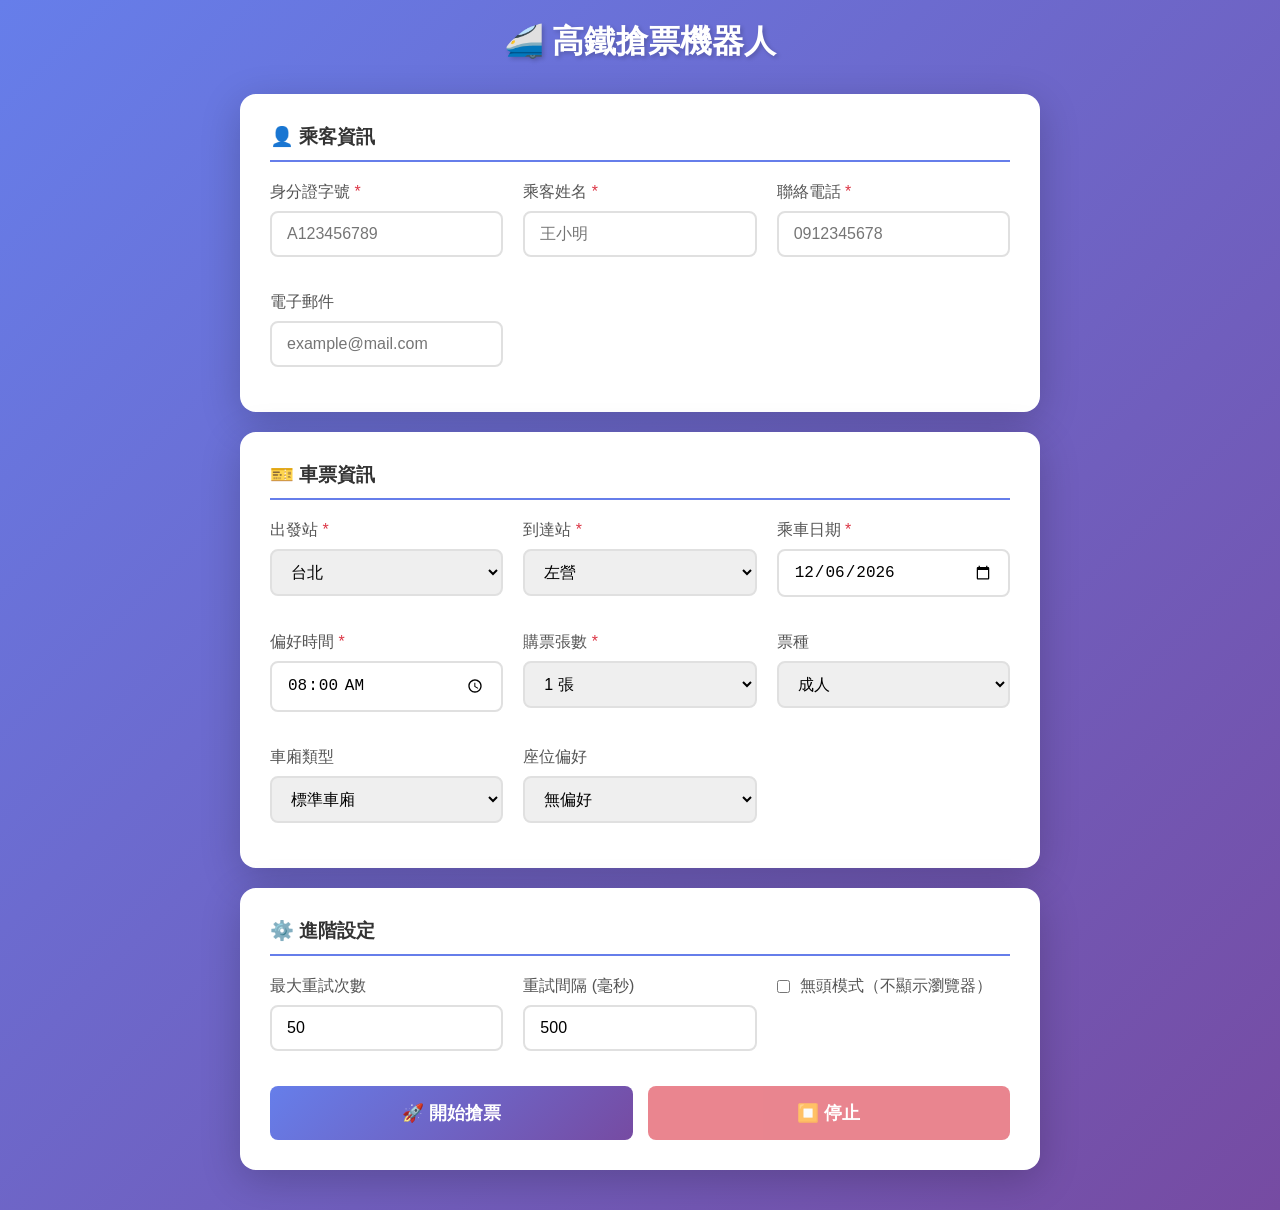
<file: thsr_bot/templates/index.html>
<!DOCTYPE html>
<html lang="zh-TW">
<head>
    <meta charset="UTF-8">
    <meta name="viewport" content="width=device-width, initial-scale=1.0">
    <title>高鐵搶票機器人</title>
    <style>
        * {
            box-sizing: border-box;
            margin: 0;
            padding: 0;
        }

        body {
            font-family: -apple-system, BlinkMacSystemFont, "Segoe UI", Roboto, "Helvetica Neue", Arial, sans-serif;
            background: linear-gradient(135deg, #667eea 0%, #764ba2 100%);
            min-height: 100vh;
            padding: 20px;
        }

        .container {
            max-width: 800px;
            margin: 0 auto;
        }

        h1 {
            color: white;
            text-align: center;
            margin-bottom: 30px;
            font-size: 2rem;
            text-shadow: 2px 2px 4px rgba(0,0,0,0.2);
        }

        .card {
            background: white;
            border-radius: 16px;
            padding: 30px;
            margin-bottom: 20px;
            box-shadow: 0 10px 40px rgba(0,0,0,0.2);
        }

        .card-title {
            font-size: 1.2rem;
            color: #333;
            margin-bottom: 20px;
            padding-bottom: 10px;
            border-bottom: 2px solid #667eea;
        }

        .form-grid {
            display: grid;
            grid-template-columns: repeat(auto-fit, minmax(200px, 1fr));
            gap: 20px;
        }

        .form-group {
            margin-bottom: 15px;
        }

        .form-group.full-width {
            grid-column: 1 / -1;
        }

        label {
            display: block;
            margin-bottom: 8px;
            color: #555;
            font-weight: 500;
        }

        input, select {
            width: 100%;
            padding: 12px 15px;
            border: 2px solid #e0e0e0;
            border-radius: 8px;
            font-size: 1rem;
            transition: border-color 0.3s, box-shadow 0.3s;
        }

        input:focus, select:focus {
            outline: none;
            border-color: #667eea;
            box-shadow: 0 0 0 3px rgba(102, 126, 234, 0.2);
        }

        .checkbox-group {
            display: flex;
            align-items: center;
            gap: 10px;
        }

        .checkbox-group input {
            width: auto;
        }

        .btn {
            padding: 15px 30px;
            border: none;
            border-radius: 8px;
            font-size: 1.1rem;
            font-weight: 600;
            cursor: pointer;
            transition: transform 0.2s, box-shadow 0.2s;
            width: 100%;
        }

        .btn:hover {
            transform: translateY(-2px);
            box-shadow: 0 5px 20px rgba(0,0,0,0.2);
        }

        .btn-primary {
            background: linear-gradient(135deg, #667eea 0%, #764ba2 100%);
            color: white;
        }

        .btn-danger {
            background: #dc3545;
            color: white;
        }

        .btn:disabled {
            opacity: 0.6;
            cursor: not-allowed;
            transform: none;
        }

        .btn-group {
            display: grid;
            grid-template-columns: 1fr 1fr;
            gap: 15px;
            margin-top: 20px;
        }

        .status-card {
            display: none;
        }

        .status-card.active {
            display: block;
        }

        .status-indicator {
            display: flex;
            align-items: center;
            gap: 10px;
            padding: 15px;
            border-radius: 8px;
            margin-bottom: 15px;
        }

        .status-indicator.running {
            background: #fff3cd;
            color: #856404;
        }

        .status-indicator.success {
            background: #d4edda;
            color: #155724;
        }

        .status-indicator.failed {
            background: #f8d7da;
            color: #721c24;
        }

        .status-indicator.idle {
            background: #e2e3e5;
            color: #383d41;
        }

        .spinner {
            width: 20px;
            height: 20px;
            border: 3px solid #f3f3f3;
            border-top: 3px solid #667eea;
            border-radius: 50%;
            animation: spin 1s linear infinite;
        }

        @keyframes spin {
            0% { transform: rotate(0deg); }
            100% { transform: rotate(360deg); }
        }

        .booking-code {
            font-size: 2rem;
            font-weight: bold;
            color: #28a745;
            text-align: center;
            padding: 20px;
            background: #d4edda;
            border-radius: 8px;
            margin: 15px 0;
        }

        .log-container {
            background: #1e1e1e;
            color: #00ff00;
            padding: 15px;
            border-radius: 8px;
            max-height: 300px;
            overflow-y: auto;
            font-family: "Courier New", monospace;
            font-size: 0.85rem;
            line-height: 1.5;
        }

        .log-container::-webkit-scrollbar {
            width: 8px;
        }

        .log-container::-webkit-scrollbar-thumb {
            background: #444;
            border-radius: 4px;
        }

        .required::after {
            content: " *";
            color: #dc3545;
        }

        .hint {
            font-size: 0.85rem;
            color: #888;
            margin-top: 5px;
        }
    </style>
</head>
<body>
    <div class="container">
        <h1>🚄 高鐵搶票機器人</h1>

        <!-- 乘客資訊 -->
        <div class="card">
            <h2 class="card-title">👤 乘客資訊</h2>
            <div class="form-grid">
                <div class="form-group">
                    <label class="required">身分證字號</label>
                    <input type="text" id="id_number" placeholder="A123456789" maxlength="10">
                </div>
                <div class="form-group">
                    <label class="required">乘客姓名</label>
                    <input type="text" id="passenger_name" placeholder="王小明">
                </div>
                <div class="form-group">
                    <label class="required">聯絡電話</label>
                    <input type="tel" id="phone" placeholder="0912345678">
                </div>
                <div class="form-group">
                    <label>電子郵件</label>
                    <input type="email" id="email" placeholder="example@mail.com">
                </div>
            </div>
        </div>

        <!-- 車票資訊 -->
        <div class="card">
            <h2 class="card-title">🎫 車票資訊</h2>
            <div class="form-grid">
                <div class="form-group">
                    <label class="required">出發站</label>
                    <select id="departure_station">
                        <option value="南港">南港</option>
                        <option value="台北" selected>台北</option>
                        <option value="板橋">板橋</option>
                        <option value="桃園">桃園</option>
                        <option value="新竹">新竹</option>
                        <option value="苗栗">苗栗</option>
                        <option value="台中">台中</option>
                        <option value="彰化">彰化</option>
                        <option value="雲林">雲林</option>
                        <option value="嘉義">嘉義</option>
                        <option value="台南">台南</option>
                        <option value="左營">左營</option>
                    </select>
                </div>
                <div class="form-group">
                    <label class="required">到達站</label>
                    <select id="arrival_station">
                        <option value="南港">南港</option>
                        <option value="台北">台北</option>
                        <option value="板橋">板橋</option>
                        <option value="桃園">桃園</option>
                        <option value="新竹">新竹</option>
                        <option value="苗栗">苗栗</option>
                        <option value="台中">台中</option>
                        <option value="彰化">彰化</option>
                        <option value="雲林">雲林</option>
                        <option value="嘉義">嘉義</option>
                        <option value="台南">台南</option>
                        <option value="左營" selected>左營</option>
                    </select>
                </div>
                <div class="form-group">
                    <label class="required">乘車日期</label>
                    <input type="date" id="travel_date">
                </div>
                <div class="form-group">
                    <label class="required">偏好時間</label>
                    <input type="time" id="preferred_time" value="08:00">
                </div>
                <div class="form-group">
                    <label class="required">購票張數</label>
                    <select id="ticket_count">
                        <option value="1">1 張</option>
                        <option value="2">2 張</option>
                        <option value="3">3 張</option>
                        <option value="4">4 張</option>
                        <option value="5">5 張</option>
                        <option value="6">6 張</option>
                    </select>
                </div>
                <div class="form-group">
                    <label>票種</label>
                    <select id="ticket_type">
                        <option value="adult">成人</option>
                        <option value="child">孩童</option>
                        <option value="senior">敬老</option>
                        <option value="disabled">愛心</option>
                    </select>
                </div>
                <div class="form-group">
                    <label>車廂類型</label>
                    <select id="car_class">
                        <option value="standard">標準車廂</option>
                        <option value="business">商務車廂</option>
                    </select>
                </div>
                <div class="form-group">
                    <label>座位偏好</label>
                    <select id="seat_preference">
                        <option value="none">無偏好</option>
                        <option value="window">靠窗</option>
                        <option value="aisle">靠走道</option>
                    </select>
                </div>
            </div>
        </div>

        <!-- 進階設定 -->
        <div class="card">
            <h2 class="card-title">⚙️ 進階設定</h2>
            <div class="form-grid">
                <div class="form-group">
                    <label>最大重試次數</label>
                    <input type="number" id="max_retries" value="50" min="1" max="200">
                </div>
                <div class="form-group">
                    <label>重試間隔 (毫秒)</label>
                    <input type="number" id="retry_interval" value="500" min="100" max="5000">
                </div>
                <div class="form-group">
                    <div class="checkbox-group">
                        <input type="checkbox" id="headless">
                        <label for="headless" style="margin-bottom: 0;">無頭模式（不顯示瀏覽器）</label>
                    </div>
                </div>
            </div>

            <div class="btn-group">
                <button class="btn btn-primary" id="startBtn" onclick="startBooking()">
                    🚀 開始搶票
                </button>
                <button class="btn btn-danger" id="stopBtn" onclick="stopBooking()" disabled>
                    ⏹️ 停止
                </button>
            </div>
        </div>

        <!-- 執行狀態 -->
        <div class="card status-card" id="statusCard">
            <h2 class="card-title">📊 執行狀態</h2>

            <div class="status-indicator idle" id="statusIndicator">
                <div class="spinner" id="spinner" style="display: none;"></div>
                <span id="statusText">等待中</span>
            </div>

            <div id="bookingCodeContainer" style="display: none;">
                <p style="text-align: center; margin-bottom: 10px;">訂票代碼：</p>
                <div class="booking-code" id="bookingCode"></div>
                <p style="text-align: center; color: #dc3545; font-weight: bold;">
                    ⚠️ 請在 30 分鐘內完成付款！
                </p>
            </div>

            <h3 style="margin: 20px 0 10px; color: #333;">執行日誌</h3>
            <div class="log-container" id="logContainer">
                等待開始...
            </div>
        </div>
    </div>

    <script>
        // 設定預設日期為明天
        const tomorrow = new Date();
        tomorrow.setDate(tomorrow.getDate() + 1);
        document.getElementById('travel_date').value = tomorrow.toISOString().split('T')[0];

        let statusInterval = null;

        function startBooking() {
            // 收集表單資料
            const data = {
                id_number: document.getElementById('id_number').value.trim(),
                passenger_name: document.getElementById('passenger_name').value.trim(),
                phone: document.getElementById('phone').value.trim(),
                email: document.getElementById('email').value.trim(),
                departure_station: document.getElementById('departure_station').value,
                arrival_station: document.getElementById('arrival_station').value,
                travel_date: document.getElementById('travel_date').value,
                preferred_time: document.getElementById('preferred_time').value,
                ticket_count: document.getElementById('ticket_count').value,
                ticket_type: document.getElementById('ticket_type').value,
                car_class: document.getElementById('car_class').value,
                seat_preference: document.getElementById('seat_preference').value,
                max_retries: document.getElementById('max_retries').value,
                retry_interval: document.getElementById('retry_interval').value,
                headless: document.getElementById('headless').checked
            };

            // 驗證必填欄位
            if (!data.id_number || !data.passenger_name || !data.phone) {
                alert('請填寫所有必填欄位（身分證字號、姓名、電話）');
                return;
            }

            if (data.departure_station === data.arrival_station) {
                alert('出發站和到達站不能相同');
                return;
            }

            // 顯示狀態卡片
            document.getElementById('statusCard').classList.add('active');
            document.getElementById('startBtn').disabled = true;
            document.getElementById('stopBtn').disabled = false;
            document.getElementById('bookingCodeContainer').style.display = 'none';

            // 發送請求
            fetch('/api/book', {
                method: 'POST',
                headers: { 'Content-Type': 'application/json' },
                body: JSON.stringify(data)
            })
            .then(res => res.json())
            .then(result => {
                if (result.success) {
                    // 開始輪詢狀態
                    statusInterval = setInterval(checkStatus, 1000);
                } else {
                    alert(result.message);
                    resetUI();
                }
            })
            .catch(err => {
                alert('發生錯誤: ' + err);
                resetUI();
            });
        }

        function stopBooking() {
            fetch('/api/stop', { method: 'POST' })
                .then(res => res.json())
                .then(result => {
                    alert(result.message);
                });
        }

        function checkStatus() {
            fetch('/api/status')
                .then(res => res.json())
                .then(status => {
                    updateStatusUI(status);

                    if (!status.running) {
                        clearInterval(statusInterval);
                        resetUI();
                    }
                });
        }

        function updateStatusUI(status) {
            const indicator = document.getElementById('statusIndicator');
            const statusText = document.getElementById('statusText');
            const spinner = document.getElementById('spinner');
            const logContainer = document.getElementById('logContainer');

            // 更新狀態指示器
            indicator.className = 'status-indicator ' + status.status;

            if (status.running) {
                spinner.style.display = 'block';
                statusText.textContent = status.message || '執行中...';
            } else {
                spinner.style.display = 'none';
                statusText.textContent = status.message || '已完成';
            }

            // 顯示訂票代碼
            if (status.booking_code) {
                document.getElementById('bookingCodeContainer').style.display = 'block';
                document.getElementById('bookingCode').textContent = status.booking_code;
            }

            // 更新日誌
            if (status.logs && status.logs.length > 0) {
                logContainer.innerHTML = status.logs.join('<br>');
                logContainer.scrollTop = logContainer.scrollHeight;
            }
        }

        function resetUI() {
            document.getElementById('startBtn').disabled = false;
            document.getElementById('stopBtn').disabled = true;
        }
    </script>
</body>
</html>
</file>
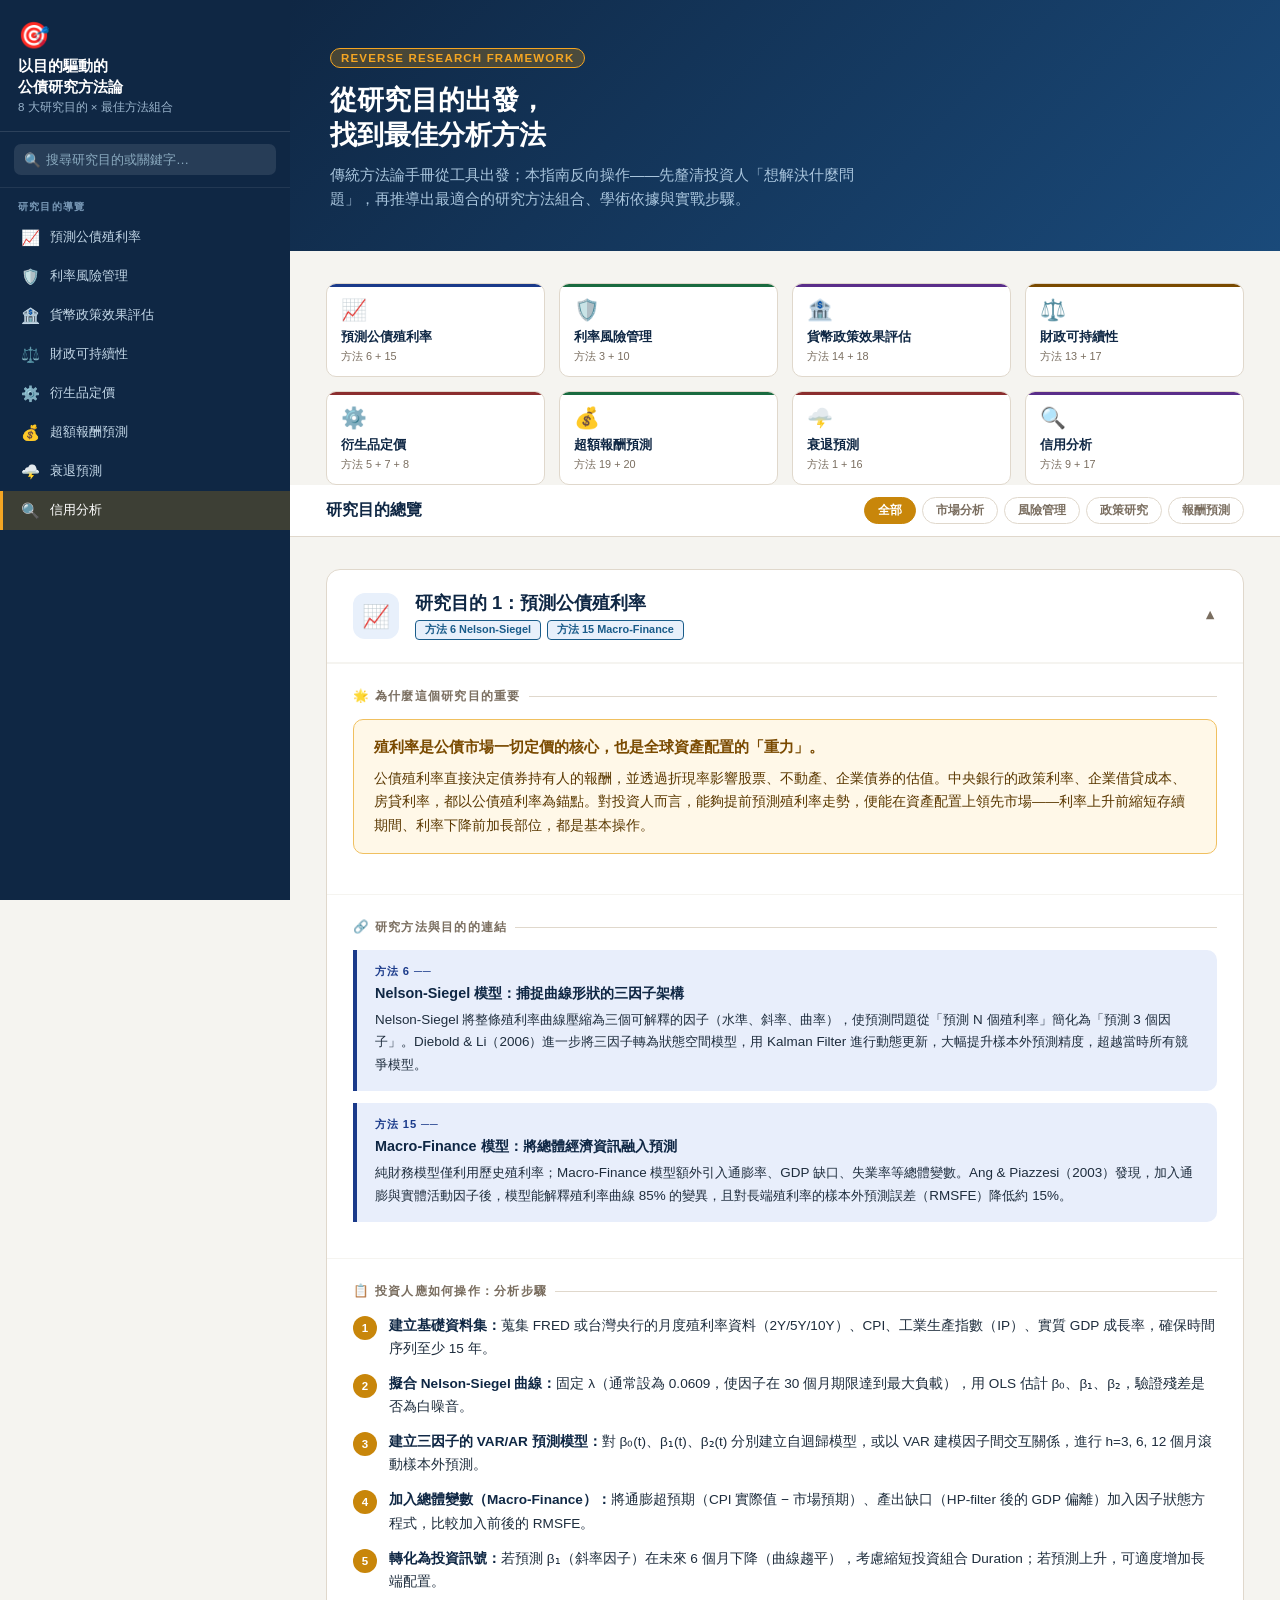
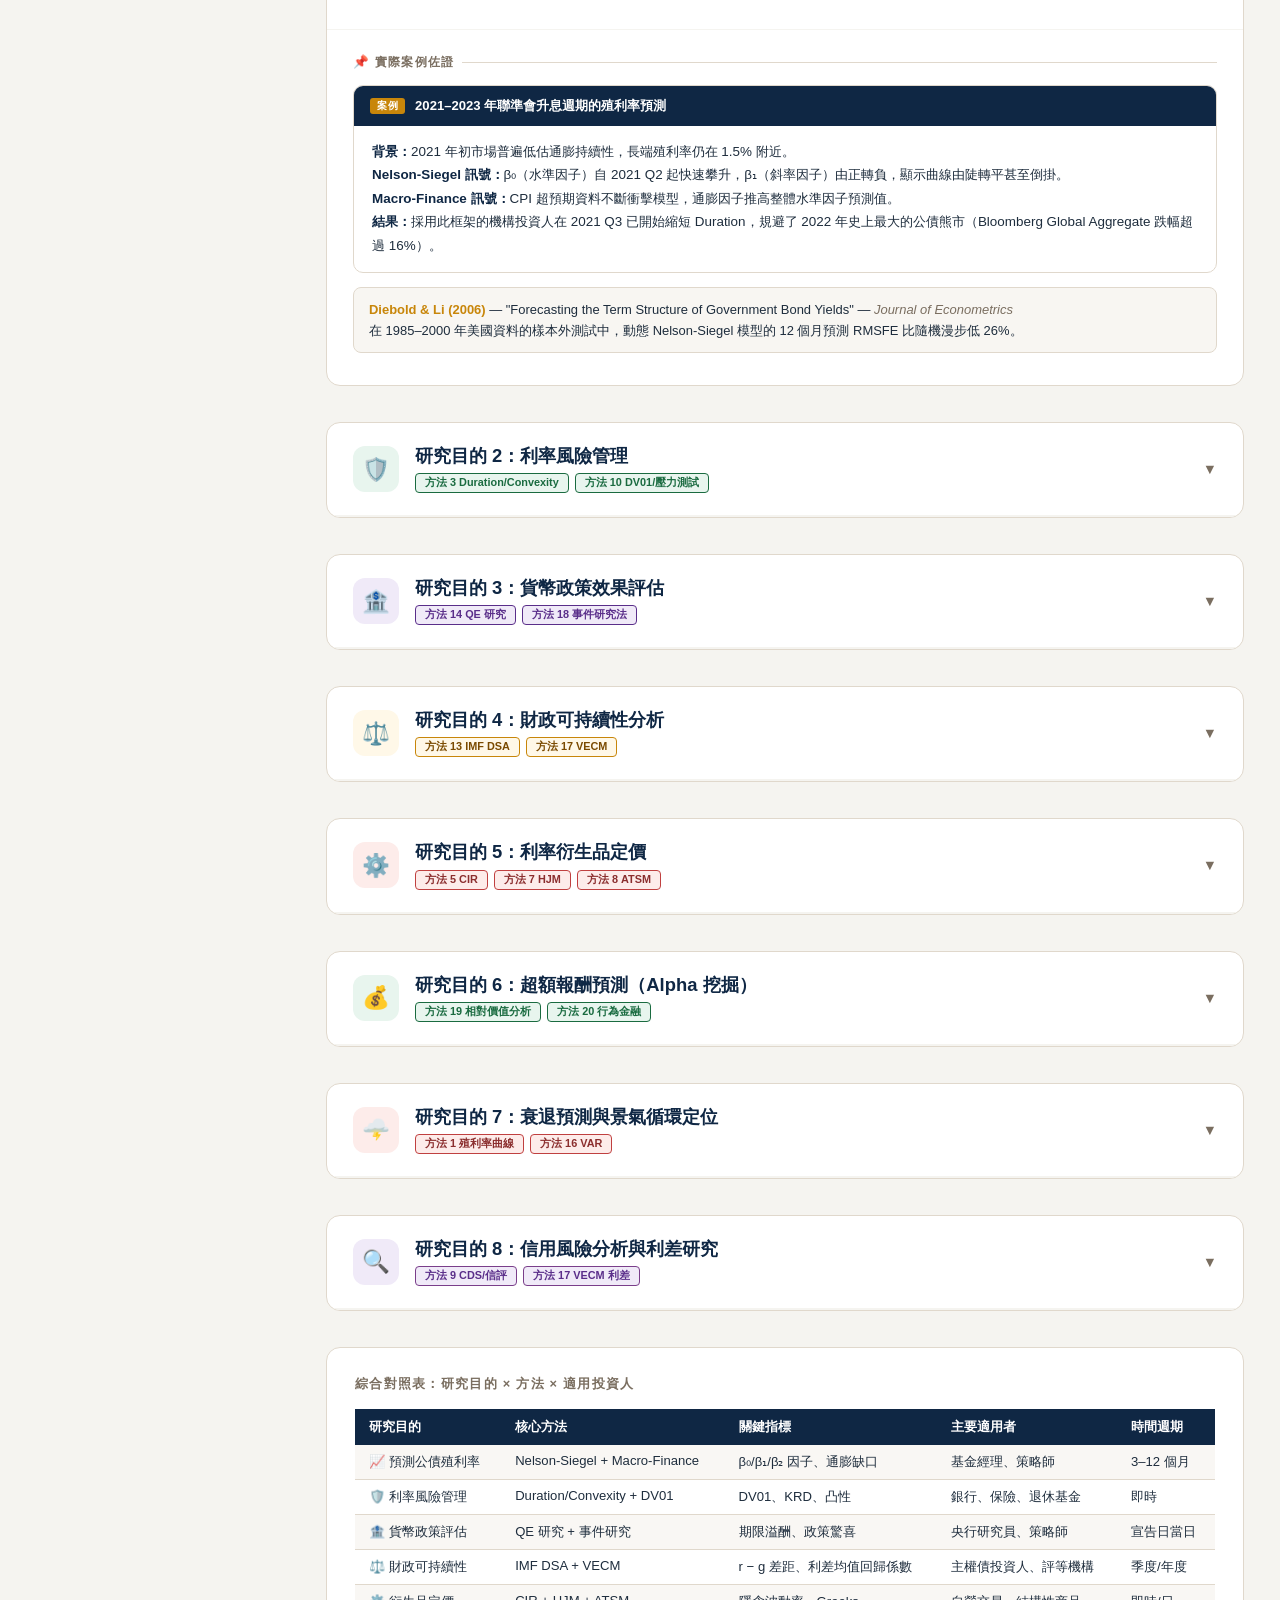
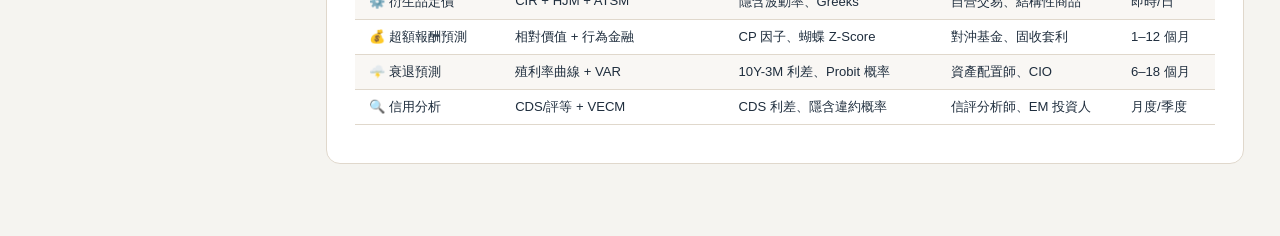
<file: bond_research_by_objective.html>
<!DOCTYPE html>
<html lang="zh-Hant">
<head>
  <meta charset="UTF-8" />
  <meta name="viewport" content="width=device-width, initial-scale=1.0" />
  <title>公債研究：以目的驅動的方法論指南</title>
  <style>
    :root {
      --primary:   #0f2744;
      --accent:    #c8860a;
      --accent2:   #f5a623;
      --bg:        #f5f4f0;
      --card:      #ffffff;
      --border:    #e0d8cc;
      --text:      #1e2d3d;
      --muted:     #7a6e60;
      --sidebar-w: 290px;
      --radius:    10px;
      --green:     #1a6b40;
      --green-bg:  #e8f5ee;
      --red:       #a02020;
      --red-bg:    #fdecea;
      --blue:      #1a3a8a;
      --blue-bg:   #e8eefb;
      --gold-bg:   #fff8e8;
    }

    * { box-sizing: border-box; margin: 0; padding: 0; }

    body {
      font-family: 'Segoe UI', 'Noto Sans TC', Arial, sans-serif;
      background: var(--bg);
      color: var(--text);
      display: flex;
      min-height: 100vh;
    }

    /* ═══ SIDEBAR ═══ */
    #sidebar {
      width: var(--sidebar-w);
      background: var(--primary);
      color: #dde6f0;
      display: flex;
      flex-direction: column;
      position: fixed;
      top: 0; left: 0; bottom: 0;
      overflow-y: auto;
      z-index: 100;
      transition: transform .3s;
    }

    #sidebar-logo {
      padding: 20px 18px 16px;
      border-bottom: 1px solid rgba(255,255,255,.12);
    }

    #sidebar-logo .logo-icon {
      font-size: 1.6rem;
      display: block;
      margin-bottom: 6px;
    }

    #sidebar-logo h2 {
      font-size: .95rem;
      font-weight: 800;
      color: #fff;
      line-height: 1.35;
    }

    #sidebar-logo p {
      font-size: .72rem;
      color: #9ab4cc;
      margin-top: 3px;
    }

    #search-wrap {
      padding: 12px 14px;
      border-bottom: 1px solid rgba(255,255,255,.08);
    }

    #search-wrap input {
      width: 100%;
      padding: 8px 12px 8px 32px;
      border-radius: 7px;
      border: none;
      background: rgba(255,255,255,.1);
      color: #fff;
      font-size: .82rem;
      outline: none;
    }

    #search-wrap input::placeholder { color: #8aaabf; }
    #search-wrap input:focus { background: rgba(255,255,255,.18); }

    .search-wrap-inner { position: relative; }

    .search-icon-sb {
      position: absolute;
      left: 10px; top: 50%;
      transform: translateY(-50%);
      color: #8aaabf;
      font-size: .85rem;
      pointer-events: none;
    }

    .nav-group-title {
      font-size: .65rem;
      font-weight: 800;
      letter-spacing: .12em;
      text-transform: uppercase;
      color: #7a9ab8;
      padding: 12px 18px 4px;
    }

    .nav-obj {
      display: flex;
      align-items: flex-start;
      gap: 10px;
      padding: 10px 18px;
      cursor: pointer;
      font-size: .81rem;
      color: #c4d8e8;
      border-left: 3px solid transparent;
      transition: all .15s;
      text-decoration: none;
    }

    .nav-obj:hover { background: rgba(255,255,255,.08); color: #fff; }
    .nav-obj.active { background: rgba(200,134,10,.25); color: #fff; border-left-color: var(--accent2); }

    .nav-obj .obj-icon {
      font-size: .95rem;
      flex-shrink: 0;
      margin-top: 1px;
    }

    .nav-obj .obj-text { line-height: 1.35; }

    /* ═══ MAIN ═══ */
    #main {
      margin-left: var(--sidebar-w);
      flex: 1;
      min-width: 0;
    }

    /* HERO */
    #hero {
      background: linear-gradient(135deg, var(--primary) 0%, #1a4a7a 100%);
      color: #fff;
      padding: 48px 40px 40px;
    }

    #hero .hero-tag {
      display: inline-block;
      background: rgba(200,134,10,.3);
      border: 1px solid var(--accent2);
      color: var(--accent2);
      font-size: .72rem;
      font-weight: 700;
      letter-spacing: .1em;
      padding: 3px 10px;
      border-radius: 20px;
      margin-bottom: 14px;
    }

    #hero h1 {
      font-size: 1.7rem;
      font-weight: 800;
      line-height: 1.3;
      max-width: 620px;
    }

    #hero p {
      font-size: .92rem;
      color: #a8c4dc;
      margin-top: 10px;
      max-width: 560px;
      line-height: 1.65;
    }

    /* OBJECTIVE GRID */
    #obj-grid {
      display: grid;
      grid-template-columns: repeat(auto-fill, minmax(175px, 1fr));
      gap: 14px;
      padding: 32px 36px 0;
    }

    .obj-chip {
      background: var(--card);
      border: 1.5px solid var(--border);
      border-radius: var(--radius);
      padding: 14px 14px 12px;
      cursor: pointer;
      transition: all .2s;
      position: relative;
      overflow: hidden;
    }

    .obj-chip::before {
      content: '';
      position: absolute;
      top: 0; left: 0; right: 0;
      height: 3px;
    }

    .obj-chip:hover {
      border-color: var(--accent);
      box-shadow: 0 4px 16px rgba(0,0,0,.1);
      transform: translateY(-2px);
    }

    .obj-chip .chip-icon { font-size: 1.3rem; }
    .obj-chip .chip-title { font-size: .82rem; font-weight: 700; color: var(--primary); margin-top: 6px; line-height: 1.3; }
    .obj-chip .chip-methods { font-size: .68rem; color: var(--muted); margin-top: 5px; }

    /* TOPBAR */
    #topbar {
      background: var(--card);
      border-bottom: 1px solid var(--border);
      padding: 12px 36px;
      display: flex;
      align-items: center;
      gap: 14px;
      position: sticky;
      top: 0;
      z-index: 50;
    }

    #topbar .tb-title { font-size: 1rem; font-weight: 700; color: var(--primary); }

    .filter-strip { display: flex; gap: 6px; flex-wrap: wrap; margin-left: auto; }

    .fb {
      padding: 4px 13px;
      border-radius: 20px;
      border: 1.5px solid var(--border);
      background: transparent;
      font-size: .75rem;
      cursor: pointer;
      color: var(--muted);
      font-weight: 600;
      transition: all .2s;
    }

    .fb:hover { border-color: var(--accent); color: var(--accent); }
    .fb.active { background: var(--accent); border-color: var(--accent); color: #fff; }

    #hamburger {
      display: none;
      width: 34px; height: 34px;
      background: var(--primary);
      color: #fff;
      border: none;
      border-radius: 7px;
      cursor: pointer;
      align-items: center;
      justify-content: center;
      font-size: 1rem;
    }

    /* CONTENT */
    #content { padding: 32px 36px; max-width: 1060px; }

    /* OBJECTIVE BLOCK */
    .obj-block {
      background: var(--card);
      border: 1px solid var(--border);
      border-radius: 14px;
      margin-bottom: 36px;
      overflow: hidden;
      transition: box-shadow .2s;
    }

    .obj-block:hover { box-shadow: 0 6px 28px rgba(0,0,0,.08); }

    .obj-block-header {
      display: flex;
      align-items: center;
      gap: 16px;
      padding: 22px 26px;
      border-bottom: 2px solid var(--bg);
      cursor: pointer;
    }

    .obj-num-badge {
      width: 46px; height: 46px;
      border-radius: 12px;
      display: flex;
      align-items: center;
      justify-content: center;
      font-size: 1.4rem;
      flex-shrink: 0;
    }

    .obj-block-header .hdr-right { flex: 1; }

    .obj-block-header h2 {
      font-size: 1.15rem;
      font-weight: 800;
      color: var(--primary);
      line-height: 1.2;
    }

    .obj-block-header .method-pills {
      display: flex;
      gap: 6px;
      flex-wrap: wrap;
      margin-top: 6px;
    }

    .mpill {
      font-size: .68rem;
      font-weight: 700;
      padding: 2px 9px;
      border-radius: 4px;
      border: 1.5px solid;
    }

    .chevron-obj { font-size: .9rem; color: var(--muted); transition: transform .2s; }
    .chevron-obj.open { transform: rotate(180deg); }

    .obj-block-body { display: none; }
    .obj-block-body.open { display: block; }

    /* INNER SECTIONS */
    .inner-section {
      padding: 24px 26px;
      border-bottom: 1px solid var(--bg);
    }

    .inner-section:last-child { border-bottom: none; }

    .inner-title {
      font-size: .78rem;
      font-weight: 800;
      letter-spacing: .1em;
      text-transform: uppercase;
      color: var(--muted);
      margin-bottom: 14px;
      display: flex;
      align-items: center;
      gap: 8px;
    }

    .inner-title::after {
      content: '';
      flex: 1;
      height: 1px;
      background: var(--border);
    }

    /* IMPORTANCE BOX */
    .importance-box {
      background: var(--gold-bg);
      border: 1px solid #f0c060;
      border-radius: 10px;
      padding: 16px 20px;
      margin-bottom: 16px;
    }

    .importance-box .imp-lead {
      font-size: .95rem;
      font-weight: 700;
      color: #7a4a00;
      line-height: 1.5;
    }

    .importance-box .imp-body {
      font-size: .85rem;
      color: #5a3800;
      margin-top: 8px;
      line-height: 1.7;
    }

    /* METHOD CONNECTION */
    .method-connect {
      background: var(--blue-bg);
      border-left: 4px solid var(--blue);
      border-radius: 0 10px 10px 0;
      padding: 14px 18px;
      margin-bottom: 12px;
    }

    .method-connect .mc-label {
      font-size: .7rem;
      font-weight: 800;
      text-transform: uppercase;
      letter-spacing: .08em;
      color: var(--blue);
      margin-bottom: 5px;
    }

    .method-connect .mc-title {
      font-size: .9rem;
      font-weight: 700;
      color: var(--primary);
      margin-bottom: 6px;
    }

    .method-connect p {
      font-size: .84rem;
      color: var(--text);
      line-height: 1.7;
    }

    /* INVESTOR GUIDE */
    .investor-guide {
      background: var(--green-bg);
      border: 1px solid #9ad4b0;
      border-radius: 10px;
      padding: 16px 20px;
    }

    .investor-guide .ig-title {
      font-size: .78rem;
      font-weight: 800;
      text-transform: uppercase;
      letter-spacing: .08em;
      color: var(--green);
      margin-bottom: 10px;
    }

    .investor-guide ol {
      padding-left: 18px;
    }

    .investor-guide li {
      font-size: .85rem;
      line-height: 1.75;
      color: #1a3a28;
      margin-bottom: 4px;
    }

    .investor-guide li strong { color: var(--green); }

    /* CASE STUDY */
    .case-block {
      border: 1px solid var(--border);
      border-radius: 10px;
      overflow: hidden;
      margin-bottom: 14px;
    }

    .case-header {
      display: flex;
      align-items: center;
      gap: 10px;
      padding: 11px 16px;
      background: var(--primary);
      color: #fff;
      font-size: .82rem;
      font-weight: 700;
    }

    .case-header .case-tag {
      font-size: .65rem;
      background: var(--accent);
      color: #fff;
      padding: 1px 7px;
      border-radius: 3px;
      font-weight: 700;
      letter-spacing: .05em;
      text-transform: uppercase;
    }

    .case-body {
      padding: 14px 18px;
      font-size: .84rem;
      line-height: 1.75;
      color: var(--text);
    }

    .case-body strong { color: var(--primary); font-weight: 700; }

    /* DATA TABLE */
    .tbl-wrap { overflow-x: auto; margin: 10px 0; }

    table { width: 100%; border-collapse: collapse; font-size: .82rem; }
    th { background: var(--primary); color: #fff; padding: 9px 14px; text-align: left; font-weight: 600; white-space: nowrap; }
    td { padding: 8px 14px; border-bottom: 1px solid var(--border); vertical-align: top; }
    tr:nth-child(even) td { background: #f9f7f4; }
    tr:hover td { background: #f0ece6; }

    /* FORMULA */
    .formula {
      background: #f0f0f8;
      border-left: 4px solid var(--blue);
      border-radius: 0 8px 8px 0;
      padding: 11px 16px;
      margin: 8px 0;
      font-family: 'Consolas', Georgia, serif;
      font-size: .88rem;
      color: var(--primary);
      overflow-x: auto;
    }

    /* STEPS */
    .step-list { counter-reset: stp; }

    .step-item {
      display: flex;
      gap: 12px;
      margin-bottom: 12px;
      counter-increment: stp;
    }

    .step-item::before {
      content: counter(stp);
      min-width: 24px; height: 24px;
      background: var(--accent);
      color: #fff;
      border-radius: 50%;
      display: flex;
      align-items: center;
      justify-content: center;
      font-size: .72rem;
      font-weight: 800;
      flex-shrink: 0;
      margin-top: 2px;
    }

    .step-item .step-body { font-size: .85rem; line-height: 1.7; color: var(--text); }
    .step-item .step-body strong { color: var(--primary); }

    /* CODE */
    pre {
      background: #1a2a3a;
      color: #c8dde8;
      border-radius: 8px;
      padding: 14px 16px;
      font-size: .78rem;
      line-height: 1.65;
      overflow-x: auto;
      margin: 8px 0;
      font-family: 'Consolas','Cascadia Code',monospace;
    }

    code {
      background: #e8e4dc;
      color: #3a2800;
      border-radius: 3px;
      padding: 1px 5px;
      font-size: .8rem;
      font-family: 'Consolas',monospace;
    }

    pre code { background: none; color: inherit; padding: 0; }

    /* CITE */
    .cite {
      background: #f8f6f2;
      border: 1px solid #e0d8cc;
      border-radius: 8px;
      padding: 11px 15px;
      font-size: .81rem;
      line-height: 1.65;
      margin: 8px 0;
    }

    .cite .cite-title { font-weight: 700; color: var(--accent); }
    .cite .cite-journal { font-style: italic; color: var(--muted); }

    /* SIGNAL BOX */
    .signal-box {
      display: flex;
      gap: 10px;
      align-items: flex-start;
      background: var(--red-bg);
      border: 1px solid #f0b0b0;
      border-radius: 9px;
      padding: 13px 16px;
      margin: 10px 0;
      font-size: .84rem;
      line-height: 1.65;
      color: var(--red);
    }

    .signal-box.warn { background: #fff8e8; border-color: #f0c060; color: #7a4a00; }
    .signal-box.ok { background: var(--green-bg); border-color: #9ad4b0; color: var(--green); }

    /* BACK TOP */
    #back-top {
      position: fixed;
      right: 22px; bottom: 22px;
      width: 40px; height: 40px;
      background: var(--accent);
      color: #fff;
      border-radius: 50%;
      display: flex;
      align-items: center;
      justify-content: center;
      cursor: pointer;
      font-size: 1rem;
      box-shadow: 0 4px 14px rgba(0,0,0,.25);
      opacity: 0;
      transition: opacity .3s;
      z-index: 200;
    }

    #back-top.show { opacity: 1; }

    /* OVERLAY */
    #overlay {
      display: none;
      position: fixed; inset: 0;
      background: rgba(0,0,0,.4);
      z-index: 99;
    }

    #overlay.show { display: block; }

    /* HIDDEN */
    .obj-block.hidden { display: none; }

    /* RESPONSIVE */
    @media (max-width: 820px) {
      :root { --sidebar-w: 0px; }
      #sidebar { transform: translateX(-290px); width: 290px; }
      #sidebar.open { transform: translateX(0); }
      #main { margin-left: 0; }
      #content, #obj-grid { padding-left: 16px; padding-right: 16px; }
      #hero { padding: 32px 20px 28px; }
      #hero h1 { font-size: 1.3rem; }
      #topbar { padding: 10px 16px; }
      .filter-strip { display: none; }
      #hamburger { display: flex; }
    }
  </style>
</head>
<body>

<!-- SIDEBAR -->
<nav id="sidebar">
  <div id="sidebar-logo">
    <span class="logo-icon">🎯</span>
    <h2>以目的驅動的<br/>公債研究方法論</h2>
    <p>8 大研究目的 × 最佳方法組合</p>
  </div>

  <div id="search-wrap">
    <div class="search-wrap-inner">
      <span class="search-icon-sb">🔍</span>
      <input type="text" id="sb-search" placeholder="搜尋研究目的或關鍵字…" />
    </div>
  </div>

  <div class="nav-group-title">研究目的導覽</div>
  <a class="nav-obj" href="#obj1"><span class="obj-icon">📈</span><span class="obj-text">預測公債殖利率</span></a>
  <a class="nav-obj" href="#obj2"><span class="obj-icon">🛡️</span><span class="obj-text">利率風險管理</span></a>
  <a class="nav-obj" href="#obj3"><span class="obj-icon">🏦</span><span class="obj-text">貨幣政策效果評估</span></a>
  <a class="nav-obj" href="#obj4"><span class="obj-icon">⚖️</span><span class="obj-text">財政可持續性</span></a>
  <a class="nav-obj" href="#obj5"><span class="obj-icon">⚙️</span><span class="obj-text">衍生品定價</span></a>
  <a class="nav-obj" href="#obj6"><span class="obj-icon">💰</span><span class="obj-text">超額報酬預測</span></a>
  <a class="nav-obj" href="#obj7"><span class="obj-icon">🌩️</span><span class="obj-text">衰退預測</span></a>
  <a class="nav-obj" href="#obj8"><span class="obj-icon">🔍</span><span class="obj-text">信用分析</span></a>
</nav>

<div id="overlay"></div>

<!-- MAIN -->
<div id="main">

  <!-- HERO -->
  <div id="hero">
    <div class="hero-tag">REVERSE RESEARCH FRAMEWORK</div>
    <h1>從研究目的出發，<br/>找到最佳分析方法</h1>
    <p>傳統方法論手冊從工具出發；本指南反向操作——先釐清投資人「想解決什麼問題」，再推導出最適合的研究方法組合、學術依據與實戰步驟。</p>
  </div>

  <!-- OBJ GRID -->
  <div id="obj-grid"></div>

  <!-- TOPBAR -->
  <div id="topbar">
    <button id="hamburger">☰</button>
    <span class="tb-title">研究目的總覽</span>
    <div class="filter-strip">
      <button class="fb active" data-grp="all">全部</button>
      <button class="fb" data-grp="market">市場分析</button>
      <button class="fb" data-grp="risk">風險管理</button>
      <button class="fb" data-grp="policy">政策研究</button>
      <button class="fb" data-grp="return">報酬預測</button>
    </div>
  </div>

  <!-- CONTENT -->
  <div id="content">

    <!-- ████ OBJ 1 ████ -->
    <div class="obj-block" id="obj1" data-grp="market" data-title="預測公債殖利率 Nelson-Siegel Macro-Finance 殖利率曲線">
      <div class="obj-block-header" onclick="toggleObj(this)">
        <div class="obj-num-badge" style="background:#e8f0fb;">📈</div>
        <div class="hdr-right">
          <h2>研究目的 1：預測公債殖利率</h2>
          <div class="method-pills">
            <span class="mpill" style="color:#1a5c8a;border-color:#1a5c8a;background:#e8f0fb;">方法 6 Nelson-Siegel</span>
            <span class="mpill" style="color:#1a5c8a;border-color:#1a5c8a;background:#e8f0fb;">方法 15 Macro-Finance</span>
          </div>
        </div>
        <span class="chevron-obj open">▼</span>
      </div>
      <div class="obj-block-body open">

        <div class="inner-section">
          <div class="inner-title">🌟 為什麼這個研究目的重要</div>
          <div class="importance-box">
            <div class="imp-lead">殖利率是公債市場一切定價的核心，也是全球資產配置的「重力」。</div>
            <div class="imp-body">
              公債殖利率直接決定債券持有人的報酬，並透過折現率影響股票、不動產、企業債券的估值。中央銀行的政策利率、企業借貸成本、房貸利率，都以公債殖利率為錨點。對投資人而言，能夠提前預測殖利率走勢，便能在資產配置上領先市場——利率上升前縮短存續期間、利率下降前加長部位，都是基本操作。
            </div>
          </div>
        </div>

        <div class="inner-section">
          <div class="inner-title">🔗 研究方法與目的的連結</div>

          <div class="method-connect">
            <div class="mc-label">方法 6 ──</div>
            <div class="mc-title">Nelson-Siegel 模型：捕捉曲線形狀的三因子架構</div>
            <p>Nelson-Siegel 將整條殖利率曲線壓縮為三個可解釋的因子（水準、斜率、曲率），使預測問題從「預測 N 個殖利率」簡化為「預測 3 個因子」。Diebold & Li（2006）進一步將三因子轉為狀態空間模型，用 Kalman Filter 進行動態更新，大幅提升樣本外預測精度，超越當時所有競爭模型。</p>
          </div>

          <div class="method-connect">
            <div class="mc-label">方法 15 ──</div>
            <div class="mc-title">Macro-Finance 模型：將總體經濟資訊融入預測</div>
            <p>純財務模型僅利用歷史殖利率；Macro-Finance 模型額外引入通膨率、GDP 缺口、失業率等總體變數。Ang & Piazzesi（2003）發現，加入通膨與實體活動因子後，模型能解釋殖利率曲線 85% 的變異，且對長端殖利率的樣本外預測誤差（RMSFE）降低約 15%。</p>
          </div>
        </div>

        <div class="inner-section">
          <div class="inner-title">📋 投資人應如何操作：分析步驟</div>
          <div class="step-list">
            <div class="step-item"><div class="step-body"><strong>建立基礎資料集：</strong>蒐集 FRED 或台灣央行的月度殖利率資料（2Y/5Y/10Y）、CPI、工業生產指數（IP）、實質 GDP 成長率，確保時間序列至少 15 年。</div></div>
            <div class="step-item"><div class="step-body"><strong>擬合 Nelson-Siegel 曲線：</strong>固定 λ（通常設為 0.0609，使因子在 30 個月期限達到最大負載），用 OLS 估計 β₀、β₁、β₂，驗證殘差是否為白噪音。</div></div>
            <div class="step-item"><div class="step-body"><strong>建立三因子的 VAR/AR 預測模型：</strong>對 β₀(t)、β₁(t)、β₂(t) 分別建立自迴歸模型，或以 VAR 建模因子間交互關係，進行 h=3, 6, 12 個月滾動樣本外預測。</div></div>
            <div class="step-item"><div class="step-body"><strong>加入總體變數（Macro-Finance）：</strong>將通膨超預期（CPI 實際值 − 市場預期）、產出缺口（HP-filter 後的 GDP 偏離）加入因子狀態方程式，比較加入前後的 RMSFE。</div></div>
            <div class="step-item"><div class="step-body"><strong>轉化為投資訊號：</strong>若預測 β₁（斜率因子）在未來 6 個月下降（曲線趨平），考慮縮短投資組合 Duration；若預測上升，可適度增加長端配置。</div></div>
          </div>
        </div>

        <div class="inner-section">
          <div class="inner-title">📌 實際案例佐證</div>
          <div class="case-block">
            <div class="case-header"><span class="case-tag">案例</span>2021–2023 年聯準會升息週期的殖利率預測</div>
            <div class="case-body">
              <strong>背景：</strong>2021 年初市場普遍低估通膨持續性，長端殖利率仍在 1.5% 附近。<br/>
              <strong>Nelson-Siegel 訊號：</strong>β₀（水準因子）自 2021 Q2 起快速攀升，β₁（斜率因子）由正轉負，顯示曲線由陡轉平甚至倒掛。<br/>
              <strong>Macro-Finance 訊號：</strong>CPI 超預期資料不斷衝擊模型，通膨因子推高整體水準因子預測值。<br/>
              <strong>結果：</strong>採用此框架的機構投資人在 2021 Q3 已開始縮短 Duration，規避了 2022 年史上最大的公債熊市（Bloomberg Global Aggregate 跌幅超過 16%）。
            </div>
          </div>

          <div class="cite">
            <span class="cite-title">Diebold & Li (2006)</span> — "Forecasting the Term Structure of Government Bond Yields" — <span class="cite-journal">Journal of Econometrics</span><br/>
            在 1985–2000 年美國資料的樣本外測試中，動態 Nelson-Siegel 模型的 12 個月預測 RMSFE 比隨機漫步低 26%。
          </div>
        </div>

      </div>
    </div>

    <!-- ████ OBJ 2 ████ -->
    <div class="obj-block" id="obj2" data-grp="risk" data-title="利率風險管理 Duration Convexity DV01 壓力測試 LDI SVB">
      <div class="obj-block-header" onclick="toggleObj(this)">
        <div class="obj-num-badge" style="background:#e8f5ee;">🛡️</div>
        <div class="hdr-right">
          <h2>研究目的 2：利率風險管理</h2>
          <div class="method-pills">
            <span class="mpill" style="color:#1a6b40;border-color:#1a6b40;background:#e8f5ee;">方法 3 Duration/Convexity</span>
            <span class="mpill" style="color:#1a6b40;border-color:#1a6b40;background:#e8f5ee;">方法 10 DV01/壓力測試</span>
          </div>
        </div>
        <span class="chevron-obj">▼</span>
      </div>
      <div class="obj-block-body">

        <div class="inner-section">
          <div class="inner-title">🌟 為什麼這個研究目的重要</div>
          <div class="importance-box">
            <div class="imp-lead">利率風險是公債投資最核心、也最容易被低估的風險。</div>
            <div class="imp-body">
              2022 年是近代歷史上最嚴峻的利率環境——美國聯準會在一年內升息 525bps，全球公債市場損失超過 11 兆美元。矽谷銀行（SVB）倒閉的核心原因，正是未妥善管理其持有大量長期公債的利率風險。對個人投資人、銀行、保險公司、退休基金而言，理解並量化利率風險是資產保全的第一步。
            </div>
          </div>
        </div>

        <div class="inner-section">
          <div class="inner-title">🔗 研究方法與目的的連結</div>

          <div class="method-connect">
            <div class="mc-label">方法 3 ──</div>
            <div class="mc-title">Duration & Convexity：量化利率敏感度的基礎工具</div>
            <p>Modified Duration 告訴你：殖利率每上升 1%，部位價值約跌多少個百分比。Convexity 修正線性近似的誤差，在大幅利率變動（如 +200bps）時至關重要。Redington（1952）的免疫理論奠定了 LDI 策略的基礎——用 Duration 匹配資產與負債，讓利率波動「兩相抵消」。</p>
          </div>

          <div class="method-connect">
            <div class="mc-label">方法 10 ──</div>
            <div class="mc-title">DV01 & 壓力測試：從靜態指標到動態情境分析</div>
            <p>DV01（每基點美元價值）讓風險量化到每一個基點的金額，是部位對沖的精確工具。BIS BCBS IRRBB 框架要求銀行對六種極端利率情境進行壓力測試，確保在 +/-200bps 衝擊下資本充足率不低於監管要求。Key Rate Duration（KRD）進一步拆解各期限節點的暴露，用於精確 DV01 中性對沖。</p>
          </div>
        </div>

        <div class="inner-section">
          <div class="inner-title">📋 投資人應如何操作：分析步驟</div>
          <div class="step-list">
            <div class="step-item"><div class="step-body"><strong>計算持倉的 Duration 分佈：</strong>對每一檔公債計算 Modified Duration，加權平均得到投資組合總體 Duration。若組合 Duration = 7，代表利率升 1% 損失約 7%。</div></div>
            <div class="step-item"><div class="step-body"><strong>拆解 DV01（每基點損益）：</strong>公式：DV01 = D_Mod × 市值 × 0.0001。帳上 1 億元、Duration 7 的組合，每基點風險敞口 = 7萬元。</div></div>
            <div class="step-item"><div class="step-body"><strong>進行 BIS 六情境壓力測試：</strong>模擬平行上移 +200bps、陡峭化（短端 +200bps, 長端不變）、平坦化等情境，計算每種情境下的損益，找出最大損失情境。</div></div>
            <div class="step-item"><div class="step-body"><strong>對沖工具選擇：</strong>利率期貨（10Y 國庫券期貨）、利率交換（IRS）空頭部位、公債買賣等工具，按照 KRD 分佈進行精確對沖，達成 Duration 中性或目標 Duration。</div></div>
            <div class="step-item"><div class="step-body"><strong>凸性管理：</strong>在利率波動加劇的環境中，確保組合凸性 ≥ 負債凸性，以在大幅利率變動時獲取非線性保護。</div></div>
          </div>
        </div>

        <div class="inner-section">
          <div class="inner-title">📌 實際案例佐證</div>
          <div class="case-block">
            <div class="case-header"><span class="case-tag">血淚教訓</span>矽谷銀行（SVB）倒閉：Duration 錯配的代價</div>
            <div class="case-body">
              <strong>問題核心：</strong>SVB 將大量短期存款資金投入長期（10Y+）MBS 與公債，組合 Duration 約 5.6 年，但存款負債 Duration 接近 0。<br/>
              <strong>衝擊發生：</strong>2022 年聯準會升息 425bps，SVB 公債組合市值損失超過 15%，含未實現損失的淨值轉為負值。<br/>
              <strong>最終結果：</strong>2023 年 3 月銀行擠兌，FDIC 接管，成為美國史上第二大銀行倒閉案。<br/>
              <strong>啟示：</strong>若 SVB 事先使用 DV01 計算暴露並進行 IRS 對沖，每基點損失可以降低 80% 以上。
            </div>
          </div>

          <div class="case-block">
            <div class="case-header"><span class="case-tag">案例</span>2022 年英國退休基金 LDI 危機</div>
            <div class="case-body">
              <strong>背景：</strong>英國退休基金普遍採用 LDI 策略，用長期公債作為槓桿抵押品，對沖長期退休金負債。<br/>
              <strong>觸發：</strong>Liz Truss 政府的「迷你預算案」（2022/9/23）引爆市場拋售，英國 30Y 殖利率在數日內飆升 130bps，LDI 基金抵押品價值大跌，觸發大規模追繳保證金（Margin Call）。<br/>
              <strong>處置：</strong>英格蘭銀行緊急買入長期公債，穩定殖利率。<br/>
              <strong>教訓：</strong>凸性在極端情境下的保護不足，強調壓力測試須納入「跳躍式」殖利率情境。
            </div>
          </div>

          <div class="cite">
            <span class="cite-title">Redington (1952)</span> — "Review of the Principles of Life-Office Valuations" — <span class="cite-journal">Journal of the Institute of Actuaries</span><br/>
            首創免疫策略，要求資產 Duration = 負債 Duration，且資產 Convexity ≥ 負債 Convexity。
          </div>
        </div>

      </div>
    </div>

    <!-- ████ OBJ 3 ████ -->
    <div class="obj-block" id="obj3" data-grp="policy" data-title="貨幣政策效果評估 QE 量化寬鬆 事件研究 聯準會 期限溢酬">
      <div class="obj-block-header" onclick="toggleObj(this)">
        <div class="obj-num-badge" style="background:#f0eaf8;">🏦</div>
        <div class="hdr-right">
          <h2>研究目的 3：貨幣政策效果評估</h2>
          <div class="method-pills">
            <span class="mpill" style="color:#5a2e8a;border-color:#5a2e8a;background:#f0eaf8;">方法 14 QE 研究</span>
            <span class="mpill" style="color:#5a2e8a;border-color:#5a2e8a;background:#f0eaf8;">方法 18 事件研究法</span>
          </div>
        </div>
        <span class="chevron-obj">▼</span>
      </div>
      <div class="obj-block-body">

        <div class="inner-section">
          <div class="inner-title">🌟 為什麼這個研究目的重要</div>
          <div class="importance-box">
            <div class="imp-lead">中央銀行是公債市場最大且最有影響力的參與者，理解其政策效果是投資決策的必要功課。</div>
            <div class="imp-body">
              2008 年後，傳統降息空間耗盡，各國央行轉向量化寬鬆（QE）——直接購買公債壓低長端殖利率。從 Fed 的 QE1–QE4、ECB 的 PEPP，到日本的 YCC（殖利率曲線控制），央行政策對公債市場的影響已遠超利率本身。投資人若能提前解讀政策宣告的效果，即可在 FOMC 決策後數分鐘內完成倉位調整。
            </div>
          </div>
        </div>

        <div class="inner-section">
          <div class="inner-title">🔗 研究方法與目的的連結</div>

          <div class="method-connect">
            <div class="mc-label">方法 14 ──</div>
            <div class="mc-title">QE 效果研究：分解四大傳導管道</div>
            <p>QE 對殖利率的影響透過四個管道作用：①投資組合平衡效果（供給減少、殖利率下降）、②信號效果（承諾維持低利率）、③流動性效果、④期限溢酬壓縮。Gagnon et al.（2011）量化 QE1 共八個宣告日，累積壓低 10Y 殖利率 91bps，其中期限溢酬下降 52bps。</p>
          </div>

          <div class="method-connect">
            <div class="mc-label">方法 18 ──</div>
            <div class="mc-title">事件研究法：量化單一政策宣告的即時衝擊</div>
            <p>高頻事件研究法使用政策宣告前後 30 分鐘的殖利率變動，精確隔離「政策驚喜」成分，避免其他市場噪音干擾。Gürkaynak, Sack & Swanson（2005）發現 FOMC 宣告可拆解為「當期目標驚喜」與「路徑驚喜」，後者對長端殖利率的影響係數高達 3–4 倍，且 R² 達 0.55 以上。</p>
          </div>
        </div>

        <div class="inner-section">
          <div class="inner-title">📋 投資人應如何操作：分析步驟</div>
          <div class="step-list">
            <div class="step-item"><div class="step-body"><strong>建立政策事件資料庫：</strong>整理歷次 FOMC / 台灣央行理監事會決策日期，記錄決策內容（升息/降息/不變）及市場預期（以 Fed Funds Futures 或 OIS 利率代理）。</div></div>
            <div class="step-item"><div class="step-body"><strong>計算「政策驚喜」：</strong>驚喜 = 實際決策利率 − 決策前 30 分鐘的市場隱含利率。僅有驚喜成分才對市場有資訊含量。</div></div>
            <div class="step-item"><div class="step-body"><strong>測量殖利率異常反應：</strong>取宣告後 30 分鐘內的 2Y、10Y 殖利率變動，對驚喜成分進行 OLS 回歸，估計傳導係數。</div></div>
            <div class="step-item"><div class="step-body"><strong>拆解 QE 的持久效果：</strong>QE 購買量（相對於市場未償公債比例）對期限溢酬的影響，用 ACM 模型（紐約聯儲）的期限溢酬估計值驗證壓縮幅度。</div></div>
            <div class="step-item"><div class="step-body"><strong>應用於交易策略：</strong>若估計顯示 QE 宣告後長端殖利率平均下降 15bps，可在 QE 預期宣告前建立長期公債多頭部位，並在宣告後逐步獲利了結。</div></div>
          </div>
        </div>

        <div class="inner-section">
          <div class="inner-title">📌 實際案例佐證</div>
          <div class="case-block">
            <div class="case-header"><span class="case-tag">案例</span>日本央行 YCC 政策調整（2022–2023）</div>
            <div class="case-body">
              <strong>背景：</strong>日本央行自 2016 年起執行 YCC（Yield Curve Control），將 10Y 殖利率上限釘在 0%，後逐步放寬至 +0.5%、+1.0%。<br/>
              <strong>事件研究結果：</strong>2022 年 12 月 YCC 意外調整宣告後，日本 10Y 殖利率在 1 天內急升 20bps，日元大幅升值，全球公債市場連帶波動。<br/>
              <strong>投資啟示：</strong>事先建立「YCC 政策調整可能性」的評估框架，追蹤日本 10Y 殖利率是否持續觸碰上限（表明市場壓力累積），可提前預判政策轉向時機。
            </div>
          </div>

          <div class="cite">
            <span class="cite-title">Gagnon, Raskin, Remache & Sack (2011)</span><br/>
            "The Financial Market Effects of the Federal Reserve's Large-Scale Asset Purchases"<br/>
            <span class="cite-journal">International Journal of Central Banking</span><br/>
            QE1 共 8 個宣告日累積壓低 10Y 殖利率 91bps，其中期限溢酬下降 52bps。
          </div>
        </div>

      </div>
    </div>

    <!-- ████ OBJ 4 ████ -->
    <div class="obj-block" id="obj4" data-grp="policy" data-title="財政可持續性 DSA IMF VECM 債務GDP 日本 希臘 台灣">
      <div class="obj-block-header" onclick="toggleObj(this)">
        <div class="obj-num-badge" style="background:#fff8e8;">⚖️</div>
        <div class="hdr-right">
          <h2>研究目的 4：財政可持續性分析</h2>
          <div class="method-pills">
            <span class="mpill" style="color:#7a4a00;border-color:#c8860a;background:#fff8e8;">方法 13 IMF DSA</span>
            <span class="mpill" style="color:#7a4a00;border-color:#c8860a;background:#fff8e8;">方法 17 VECM</span>
          </div>
        </div>
        <span class="chevron-obj">▼</span>
      </div>
      <div class="obj-block-body">

        <div class="inner-section">
          <div class="inner-title">🌟 為什麼這個研究目的重要</div>
          <div class="importance-box">
            <div class="imp-lead">主權債務違約或重組是公債投資的終極尾部風險，財政永續性是評估此風險的核心框架。</div>
            <div class="imp-body">
              近 30 年發生過阿根廷（2001）、希臘（2012）、斯里蘭卡（2022）等主權違約，投資人面臨大規模本金損失。即便是發達國家，日本超過 260% 的債務/GDP 比率、美國每次的債務上限危機，都是市場定期關注的財政永續性議題。此研究目的的核心在於：在違約風險真正浮現之前，透過計量分析提前識別財政壓力訊號。
            </div>
          </div>
        </div>

        <div class="inner-section">
          <div class="inner-title">🔗 研究方法與目的的連結</div>

          <div class="method-connect">
            <div class="mc-label">方法 13 ──</div>
            <div class="mc-title">IMF DSA 框架：標準化的財政永續性評估工具</div>
            <p>DSA（Debt Sustainability Analysis）是 IMF 針對主權債務設計的系統性評估架構，核心為債務動態方程式：Δd = (r − g) × d − s。當實質利率 r 超過 GDP 成長率 g 時，需要持續的基本財政盈餘（s > 0）才能穩定債務比率。DSA 加入情境分析（GDP 下降、利率上升、匯率貶值），量化各衝擊下的債務路徑，是評估主權信用的國際標準。</p>
          </div>

          <div class="method-connect">
            <div class="mc-label">方法 17 ──</div>
            <div class="mc-title">VECM：識別利差的長期均衡與崩潰訊號</div>
            <p>不同國家公債利差（如義大利 vs 德國）在正常時期存在共整合關係（長期均衡）。VECM 中的誤差修正係數（γ）量化利差偏離均衡時的回歸速度。當 γ 趨近於 0（均值回歸機制減弱）甚至共整合關係崩潰時，代表市場認為兩國信用風險差距已結構性擴大，是財政危機的早期預警訊號。</p>
          </div>
        </div>

        <div class="inner-section">
          <div class="inner-title">📋 投資人應如何操作：分析步驟</div>
          <div class="step-list">
            <div class="step-item"><div class="step-body"><strong>計算 r − g 差距：</strong>收集目標國家的實質 10Y 公債殖利率（名目殖利率 − 通膨率）與實質 GDP 成長率。若 r − g 長期為正且擴大，財政壓力開始累積。</div></div>
            <div class="step-item"><div class="step-body"><strong>建立 DSA 基準情境：</strong>以 IMF WEO 預測為基礎，計算未來 5 年的債務/GDP 路徑，標示是否超過「高風險」門檻（新興市場 70%，發達國家 85%）。</div></div>
            <div class="step-item"><div class="step-body"><strong>進行情境衝擊分析：</strong>模擬 GDP 成長率下降 1 個標準差（通常 −2 至 −3%）、融資利率上升 200bps、匯率貶值 30% 三種情境，觀察 5 年後債務比率的最大值。</div></div>
            <div class="step-item"><div class="step-body"><strong>VECM 利差監控：</strong>對歐元區成員國（或亞洲新興市場）建立利差的 VECM 模型，每季重新估計誤差修正係數，若回歸速度顯著減緩，發出警示。</div></div>
            <div class="step-item"><div class="step-body"><strong>設定退出機制：</strong>若 DSA 顯示基準情境下債務比率在未來 3 年上升超過 10%，且 VECM 利差均值回歸崩潰，考慮減持該國公債或購買 CDS 保護。</div></div>
          </div>
        </div>

        <div class="inner-section">
          <div class="inner-title">📌 實際案例佐證</div>
          <div class="case-block">
            <div class="case-header"><span class="case-tag">歷史案例</span>希臘主權債務危機（2010–2012）</div>
            <div class="case-body">
              <strong>DSA 訊號（2009 年底）：</strong>希臘 r − g 差距達 +5%（實質利率 4%，GDP 成長 −1%），基本財政赤字/GDP 達 −10%，債務動態方程式顯示債務比率每年自動上升 15%+ 。<br/>
              <strong>VECM 訊號：</strong>希臘-德國 10Y 利差在 2009 Q4 急速擴大至 250bps，共整合關係開始崩潰（Johansen 檢定顯示協整向量不穩定）。<br/>
              <strong>最終結果：</strong>2012 年 PSI 協議，私人債權人接受 53.5% 的本金削減（Haircut），投資人損失超過 2,000 億歐元。<br/>
              <strong>如果事先使用 DSA+VECM：</strong>早在 2010 年初即可識別危機訊號，在利差達 300bps 前已出場，規避大部分損失。
            </div>
          </div>

          <div class="cite">
            <span class="cite-title">Blanchard (2019)</span> — "Public Debt and Low Interest Rates" — <span class="cite-journal">American Economic Review</span><br/>
            當 r &lt; g 時，即使存在財政赤字，債務仍可長期穩定；但 r &gt; g 環境下的財政整頓壓力將大幅增加。
          </div>
        </div>

      </div>
    </div>

    <!-- ████ OBJ 5 ████ -->
    <div class="obj-block" id="obj5" data-grp="market" data-title="衍生品定價 CIR HJM ATSM 利率交換 Cap Floor Swaption">
      <div class="obj-block-header" onclick="toggleObj(this)">
        <div class="obj-num-badge" style="background:#fdecea;">⚙️</div>
        <div class="hdr-right">
          <h2>研究目的 5：利率衍生品定價</h2>
          <div class="method-pills">
            <span class="mpill" style="color:#8b2e2e;border-color:#c04040;background:#fdecea;">方法 5 CIR</span>
            <span class="mpill" style="color:#8b2e2e;border-color:#c04040;background:#fdecea;">方法 7 HJM</span>
            <span class="mpill" style="color:#8b2e2e;border-color:#c04040;background:#fdecea;">方法 8 ATSM</span>
          </div>
        </div>
        <span class="chevron-obj">▼</span>
      </div>
      <div class="obj-block-body">

        <div class="inner-section">
          <div class="inner-title">🌟 為什麼這個研究目的重要</div>
          <div class="importance-box">
            <div class="imp-lead">利率衍生品市場規模超過 500 兆美元，是公債市場的核心對沖與投機工具。</div>
            <div class="imp-body">
              利率交換（IRS）是銀行業管理利率風險的最常用工具；利率選擇權（Cap/Floor/Swaption）則廣泛用於結構性商品設計與固定收益投資組合的保護。錯誤的定價模型不僅導致錯誤的對沖比率，更可能在不利環境下造成巨額損失（如 2019 年德意志銀行的 IRS 定價失誤）。選擇適合的模型是衍生品交易部門的基礎建設。
            </div>
          </div>
        </div>

        <div class="inner-section">
          <div class="inner-title">🔗 研究方法與目的的連結</div>

          <div class="method-connect">
            <div class="mc-label">方法 5 ──</div>
            <div class="mc-title">CIR 模型：保證非負利率的基礎定價框架</div>
            <p>CIR 模型（Cox, Ingersoll & Ross, 1985）的擴散項含 √r_t，使利率在 Feller 條件下恆為正值。其封閉解使 Cap/Floor 的定價計算高效，且對應的轉移密度為非中心卡方分配，便於最大概率估計。適用於負利率不現實的環境（如台灣、美國）。</p>
          </div>

          <div class="method-connect">
            <div class="mc-label">方法 7 ──</div>
            <div class="mc-title">HJM 框架：衍生品定價的通用語言</div>
            <p>HJM 直接對遠期利率的隨機過程建模，其無套利漂移限制自動確保定價的一致性。所有主流利率模型（Vasicek、CIR、BGM/LMM）都是 HJM 框架的特例。實際應用中，LIBOR 市場模型（LMM，HJM 的一個重要子類）是市場標準 Cap/Swaption 定價工具，至今仍廣泛使用（以 SOFR 取代 LIBOR 後）。</p>
          </div>

          <div class="method-connect">
            <div class="mc-label">方法 8 ──</div>
            <div class="mc-title">ATSM：在無套利框架下整合整條曲線資訊</div>
            <p>仿射模型（ATSM）提供狀態變數的完整動態，使定價者不僅可以對單一到期日的衍生品定價，還能跨期限一致定價（例如：10Y Swaption vs 5Y×5Y Forward Swap）。AFNS 模型（Christensen et al., 2011）是現行央行和大型資產管理公司最常用的無套利殖利率曲線模型。</p>
          </div>
        </div>

        <div class="inner-section">
          <div class="inner-title">📋 投資人應如何操作：分析步驟</div>
          <div class="step-list">
            <div class="step-item"><div class="step-body"><strong>釐清定價目標：</strong>確定需要定價的衍生品類型（IRS、Cap/Floor、Swaption、期貨）及關鍵到期期限，選擇適合的模型複雜度（CIR 適合簡單衍生品；HJM/LMM 適合路徑依賴商品）。</div></div>
            <div class="step-item"><div class="step-body"><strong>校準模型參數：</strong>以市場可觀察的殖利率曲線、Cap 隱含波動率矩陣（Vol Surface）為輸入，用最小化定價誤差的方式校準 κ、θ、σ（CIR）或 σ(t,T) 函數（HJM）。</div></div>
            <div class="step-item"><div class="step-body"><strong>驗證模型：</strong>用校準後的模型對已知市場價格的標準 Cap（ATM、25-delta）進行定價，確認定價誤差 &lt; 1 個 basis point；再用壓力情境（+200bps）驗證模型行為是否合理。</div></div>
            <div class="step-item"><div class="step-body"><strong>計算 Greeks 進行動態對沖：</strong>Delta（對利率的敏感度）、Vega（對波動率的敏感度）、Gamma（Delta 的非線性），用以建立動態 Delta 中性對沖組合。</div></div>
            <div class="step-item"><div class="step-body"><strong>定期重新校準：</strong>在 FOMC 決策日、重大經濟數據發布後重新校準模型，確保定價一致性。</div></div>
          </div>
        </div>

        <div class="inner-section">
          <div class="inner-title">📌 實際案例佐證</div>
          <div class="case-block">
            <div class="case-header"><span class="case-tag">市場實務</span>LIBOR 轉換 SOFR 的模型調整（2021–2023）</div>
            <div class="case-body">
              <strong>背景：</strong>全球利率衍生品從 LIBOR 轉換為 SOFR（美國）、SONIA（英國），名目金額超過 200 兆美元。<br/>
              <strong>模型挑戰：</strong>LIBOR 為預期利率（forward-looking），SOFR 為隔夜利率（backward-looking），HJM 框架需要調整遠期利率的漂移項，ATSM 需要重新校準狀態變數。<br/>
              <strong>實務處理：</strong>主要投資銀行採用雙曲線框架（Dual Curve Bootstrapping）重建 SOFR 折現曲線，並使用 HJM 的無套利條件驗證新舊曲線的一致性。<br/>
              <strong>教訓：</strong>模型轉換若未完整重新校準，可能導致存續衍生品的 PnL 誤差數百萬美元。
            </div>
          </div>

          <div class="cite">
            <span class="cite-title">Cox, Ingersoll & Ross (1985)</span> — "A Theory of the Term Structure of Interest Rates" — <span class="cite-journal">Econometrica</span><br/>
            <span class="cite-title">Heath, Jarrow & Morton (1992)</span> — "Bond Pricing and the Term Structure of Interest Rates" — <span class="cite-journal">Econometrica</span>
          </div>
        </div>

      </div>
    </div>

    <!-- ████ OBJ 6 ████ -->
    <div class="obj-block" id="obj6" data-grp="return" data-title="超額報酬預測 相對價值 蝴蝶交易 行為金融 Cochrane Piazzesi Cieslak">
      <div class="obj-block-header" onclick="toggleObj(this)">
        <div class="obj-num-badge" style="background:#e8f5ee;">💰</div>
        <div class="hdr-right">
          <h2>研究目的 6：超額報酬預測（Alpha 挖掘）</h2>
          <div class="method-pills">
            <span class="mpill" style="color:#1a6b40;border-color:#1a6b40;background:#e8f5ee;">方法 19 相對價值分析</span>
            <span class="mpill" style="color:#1a6b40;border-color:#1a6b40;background:#e8f5ee;">方法 20 行為金融</span>
          </div>
        </div>
        <span class="chevron-obj">▼</span>
      </div>
      <div class="obj-block-body">

        <div class="inner-section">
          <div class="inner-title">🌟 為什麼這個研究目的重要</div>
          <div class="importance-box">
            <div class="imp-lead">在流動性高、資訊透明的公債市場尋找超額報酬，需要比市場更精確的定價模型或對行為偏誤的深刻理解。</div>
            <div class="imp-body">
              公債市場雖然接近有效市場，但仍存在可預測的超額報酬來源：①期限溢酬的時變性（可用 Cochrane-Piazzesi 因子預測）、②機構投資人的行為偏誤（過度外推通膨）、③市場分割導致的定價錯誤（Swap Spread 異象）。對沖基金、固定收益套利交易部門的核心即在識別這些機會，並在風險控制下系統性獲利。
            </div>
          </div>
        </div>

        <div class="inner-section">
          <div class="inner-title">🔗 研究方法與目的的連結</div>

          <div class="method-connect">
            <div class="mc-label">方法 19 ──</div>
            <div class="mc-title">相對價值分析：從曲線形狀偏離中尋找套利機會</div>
            <p>蝴蝶利差（2×5Y − 2Y − 10Y）衡量殖利率曲線中段相對兩端的隆起程度，當其偏離歷史均值超過 1.5 個標準差時，往往在 3–6 個月內回歸均值，提供穩定的相對價值機會。Cochrane & Piazzesi（2005）構建的 CP 因子（五個遠期利率的特定線性組合）能預測各期限公債的未來超額報酬，樣本外 12 個月預測 R² 達 30–35%，遠超過單一利差指標。</p>
          </div>

          <div class="method-connect">
            <div class="mc-label">方法 20 ──</div>
            <div class="mc-title">行為金融：利用投資人偏誤的系統性定價錯誤</div>
            <p>Cieslak & Povala（2015）發現機構投資人對通膨趨勢存在過度外推——近期通膨偏高時，他們系統性地高估未來通膨，導致長端殖利率偏高（公債被低估）。這個偏誤產生可預測的期限溢酬均值回歸，構建的交易策略年化 Sharpe Ratio 達 1.2，且在不同子樣本中均穩健。</p>
          </div>
        </div>

        <div class="inner-section">
          <div class="inner-title">📋 投資人應如何操作：分析步驟</div>
          <div class="step-list">
            <div class="step-item"><div class="step-body"><strong>計算 Cochrane-Piazzesi（CP）因子：</strong>以 1Y、2Y、3Y、4Y、5Y 遠期利率構建 CP 因子（用歷史 OLS 估計最優線性組合），該因子對各期限公債未來 12 個月超額報酬的預測 t 值通常超過 3。</div></div>
            <div class="step-item"><div class="step-body"><strong>監控蝴蝶利差的 Z-Score：</strong>計算 2×5Y − 2Y − 10Y 的歷史滾動均值與標準差（建議 3 年窗口）。當 Z-Score &gt; +1.5，做空蝴蝶（空 5Y，多 2Y+10Y）；Z-Score &lt; −1.5，做多蝴蝶。確保 DV01 中性。</div></div>
            <div class="step-item"><div class="step-body"><strong>識別通膨過度外推訊號：</strong>比較近期 CPI 趨勢（6 個月移動平均）與市場 BEI 隱含通膨預期。若 BEI 大幅高於 Fed 通膨目標且近期 CPI 趨勢正在回落，即通膨過度外推訊號，做多實質公債（TIPS）/ 放空名目公債。</div></div>
            <div class="step-item"><div class="step-body"><strong>Swap Spread 套利監控：</strong>若 30Y Swap Spread 顯著為負（超過 −15bps），評估是否為監管套利機會（受限於資本充足率要求），建立 Receiver Swaption + 放空公債的組合對沖策略。</div></div>
            <div class="step-item"><div class="step-body"><strong>風險管理：</strong>以最大 DV01 敞口（佔投資組合的 1%）為上限，並設定 Z-Score 回歸至 ±0.5 時的止盈目標，以及 Z-Score 進一步偏離至 ±2.5 時的停損機制。</div></div>
          </div>
        </div>

        <div class="inner-section">
          <div class="inner-title">📌 實際案例佐證</div>
          <div class="case-block">
            <div class="case-header"><span class="case-tag">策略案例</span>PIMCO 的「騎乘殖利率曲線」策略（2010–2012）</div>
            <div class="case-body">
              <strong>背景：</strong>Fed QE 環境下，美國殖利率曲線維持正斜率且相對陡峭，5Y 殖利率約 2%，2Y 約 0.5%。<br/>
              <strong>操作：</strong>買入 5Y 公債，預期持有 1 年後以 4Y 殖利率（約 1.6%）出售，獲得約 40bps 的「騎乘報酬」加上票息。<br/>
              <strong>結果：</strong>同期美股平均回報率約 15%，但公債組合透過槓桿（3×），獲得約 12% 的報酬，波動率僅為股票的 1/5，Sharpe Ratio 超過 1.5。<br/>
              <strong>關鍵：</strong>CP 因子在 2010–2012 年預測 5Y 公債超額報酬為正，與策略方向一致，提升了進場信心。
            </div>
          </div>

          <div class="cite">
            <span class="cite-title">Cochrane & Piazzesi (2005)</span> — "Bond Risk Premia" — <span class="cite-journal">American Economic Review</span><br/>
            CP 因子（遠期利率的線性組合）對未來 12 個月各期限公債超額報酬的預測 R² 達 35%。
          </div>
          <div class="cite">
            <span class="cite-title">Cieslak & Povala (2015)</span> — "Expected Returns in Treasury Bonds" — <span class="cite-journal">Review of Financial Studies</span><br/>
            通膨過度外推偏誤構建的對沖策略，年化 Sharpe Ratio 1.2，在 1980–2012 年樣本中一貫正報酬。
          </div>
        </div>

      </div>
    </div>

    <!-- ████ OBJ 7 ████ -->
    <div class="obj-block" id="obj7" data-grp="market" data-title="衰退預測 殖利率曲線 倒掛 VAR 脈衝反應 Estrella Mishkin">
      <div class="obj-block-header" onclick="toggleObj(this)">
        <div class="obj-num-badge" style="background:#fdecea;">🌩️</div>
        <div class="hdr-right">
          <h2>研究目的 7：衰退預測與景氣循環定位</h2>
          <div class="method-pills">
            <span class="mpill" style="color:#8b2e2e;border-color:#c04040;background:#fdecea;">方法 1 殖利率曲線</span>
            <span class="mpill" style="color:#8b2e2e;border-color:#c04040;background:#fdecea;">方法 16 VAR</span>
          </div>
        </div>
        <span class="chevron-obj">▼</span>
      </div>
      <div class="obj-block-body">

        <div class="inner-section">
          <div class="inner-title">🌟 為什麼這個研究目的重要</div>
          <div class="importance-box">
            <div class="imp-lead">公債殖利率曲線是最具實證支持的免費衰退預測工具，且領先傳統經濟指標 6–18 個月。</div>
            <div class="imp-body">
              自 1960 年代以來，每一次美國經濟衰退前均出現殖利率曲線倒掛（10Y &lt; 3M）。對投資人而言，衰退預測的意義在於：提前進行防禦性配置（增持短期公債、減持信用風險）、避免在景氣高峰時過度承擔風險。公債市場是最快反映市場對景氣預期的資產，因此從殖利率曲線反推景氣訊號，是固定收益分析師的必備技能。
            </div>
          </div>
        </div>

        <div class="inner-section">
          <div class="inner-title">🔗 研究方法與目的的連結</div>

          <div class="method-connect">
            <div class="mc-label">方法 1 ──</div>
            <div class="mc-title">殖利率曲線倒掛：最簡單也最有效的衰退指標</div>
            <p>Estrella & Mishkin（1998）的 Probit 模型發現，10Y-3M 利差對未來 4–6 季衰退概率的預測力，優於股市報酬、貨幣供給、領先指標合成指數。更重要的是，此指標無需複雜計算——投資人只需追蹤兩個殖利率的差值即可獲得強力的先行訊號。</p>
          </div>

          <div class="method-connect">
            <div class="mc-label">方法 16 ──</div>
            <div class="mc-title">VAR：量化利差衝擊對總體經濟的傳導強度</div>
            <p>VAR 模型可量化「殖利率曲線形狀」的衝擊如何透過信貸管道、投資意願、消費信心等途徑傳導至 GDP 和就業。Bernanke & Blinder（1992）的 SVAR 分析確認，貨幣緊縮衝擊（利率上升）在 6–18 個月後導致實體產出下降約 0.5%，配合殖利率曲線形狀提供更完整的景氣預測框架。</p>
          </div>
        </div>

        <div class="inner-section">
          <div class="inner-title">📋 投資人應如何操作：分析步驟</div>
          <div class="step-list">
            <div class="step-item"><div class="step-body"><strong>建立衰退預測儀表板：</strong>每日追蹤四個關鍵利差：10Y-3M（學術研究首選）、10Y-2Y（市場最常引用）、5Y-3M（近期研究偏好）、18M-3M Forward（2023 年 Fed 研究員提出的改進版）。</div></div>
            <div class="step-item"><div class="step-body"><strong>計算衰退概率：</strong>使用 Estrella-Mishkin Probit 模型：P(recession t+4 quarters) = Φ(α + β × spread)，其中 α = -0.6213，β = -0.0753（原始美國估計值）。若機率 &gt; 30%，進入防禦模式。</div></div>
            <div class="step-item"><div class="step-body"><strong>VAR 動態追蹤：</strong>每季重新估計 [FFR, CPI, IP, 10Y-3M Spread] 四變數 VAR，計算脈衝反應函數（IRF），確認利差衝擊對工業生產的傳導係數方向與強度是否改變。</div></div>
            <div class="step-item"><div class="step-body"><strong>景氣定位與資產配置：</strong>衰退概率 &lt; 15%：正常配置；15%–30%：縮短 Duration，增持短期公債；&gt; 30%：防禦性配置，增持 2Y 以下公債、減持信用債與股票；倒掛超過 3 個月：開始系統性降低風險敞口。</div></div>
            <div class="step-item"><div class="step-body"><strong>追蹤「重新陡峭化」訊號：</strong>歷史上衰退往往在曲線「從倒掛恢復正斜率」後不久發生（聯準會降息、短端大幅下行）。此時公債多頭是最佳避險部位。</div></div>
          </div>
        </div>

        <div class="inner-section">
          <div class="inner-title">📌 實際案例佐證</div>
          <div class="case-block">
            <div class="case-header"><span class="case-tag">最新案例</span>2022–2023 年美國殖利率曲線倒掛</div>
            <div class="case-body">
              <strong>倒掛開始：</strong>2022 年 7 月 5 日，10Y-3M 利差轉負，最深達 −188bps（2023 年 5 月）。<br/>
              <strong>Estrella-Mishkin Probit 預測（2023 Q2）：</strong>衰退概率達 68–70%，為 2008 年金融海嘯以來最高。<br/>
              <strong>市場反應：</strong>機構投資人大幅縮短 Duration，2Y 公債殖利率一度達 5.1%（2023 年 10 月），吸引大量資金湧入短端。<br/>
              <strong>結果（截至 2024 年）：</strong>衰退未如預期發生（「無著陸」情境），顯示本次倒掛的傳導效果受到財政擴張和移民帶動的勞動力增長抵消——提醒投資人利差指標需搭配總體因子模型（方法 15）進行交叉驗證。
            </div>
          </div>

          <div class="cite">
            <span class="cite-title">Estrella & Mishkin (1998)</span> — "Predicting U.S. Recessions: Financial Variables as Leading Indicators" — <span class="cite-journal">Review of Economics and Statistics</span><br/>
            10Y-3M 利差的 Probit 模型對美國 1960–1995 年所有衰退均有顯著預警能力（Pseudo-R² = 0.30）。
          </div>
        </div>

      </div>
    </div>

    <!-- ████ OBJ 8 ████ -->
    <div class="obj-block" id="obj8" data-grp="risk" data-title="信用分析 CDS 主權評等 VECM 利差 歐債危機 新興市場">
      <div class="obj-block-header" onclick="toggleObj(this)">
        <div class="obj-num-badge" style="background:#f0eaf8;">🔍</div>
        <div class="hdr-right">
          <h2>研究目的 8：信用風險分析與利差研究</h2>
          <div class="method-pills">
            <span class="mpill" style="color:#5a2e8a;border-color:#7a3e8a;background:#f0eaf8;">方法 9 CDS/信評</span>
            <span class="mpill" style="color:#5a2e8a;border-color:#7a3e8a;background:#f0eaf8;">方法 17 VECM 利差</span>
          </div>
        </div>
        <span class="chevron-obj">▼</span>
      </div>
      <div class="obj-block-body">

        <div class="inner-section">
          <div class="inner-title">🌟 為什麼這個研究目的重要</div>
          <div class="importance-box">
            <div class="imp-lead">信用利差是主權與企業公債的超額報酬核心，也是系統性金融風險的早期預警指標。</div>
            <div class="imp-body">
              在「無風險」的主權公債假設之外，現實中各國政府的信用品質存在巨大差異。亞洲投資人若持有土耳其里拉計價公債或阿根廷美元債，信用風險的重要性遠超利率風險。即便是歐元區成員國，義大利與德國之間的 10Y 利差也是衡量歐元區金融穩定的關鍵晴雨表。正確分析信用利差的成因（信用風險 vs 流動性溢酬 vs 傳染效應）是投資級與高收益公債配置的基礎。
            </div>
          </div>
        </div>

        <div class="inner-section">
          <div class="inner-title">🔗 研究方法與目的的連結</div>

          <div class="method-connect">
            <div class="mc-label">方法 9 ──</div>
            <div class="mc-title">CDS 利差：市場對信用風險的即時定價與分解</div>
            <p>主權 CDS 利差提供比信評更即時的信用風險訊息（信評調整通常滯後市場 3–6 個月）。Longstaff et al.（2011）分析 26 國 CDS 資料，發現 64% 的主權信用風險可由全球共同因子（VIX、全球流動性）解釋，地方財政只解釋約 36%——代表信用危機往往是全球性的，而非純粹地方事件，投資組合的跨國分散效果在危機時會大幅降低。</p>
          </div>

          <div class="method-connect">
            <div class="mc-label">方法 17 ──</div>
            <div class="mc-title">VECM 利差分析：識別均值回歸與結構性利差擴大</div>
            <p>在正常市場環境下，A 國與 B 國的公債利差圍繞某一長期均值波動（共整合關係）。VECM 的誤差修正係數（γ）量化每個月有多少比例的偏離會被修正。當 |γ| 顯著縮小（均值回歸減弱）或 Johansen 檢定顯示共整合消失時，代表市場已將兩國的信用品質視為不同制度，利差具有持久性擴大的風險。</p>
          </div>
        </div>

        <div class="inner-section">
          <div class="inner-title">📋 投資人應如何操作：分析步驟</div>
          <div class="step-list">
            <div class="step-item"><div class="step-body"><strong>建立利差分解框架：</strong>公債殖利率利差 = 信用溢酬 + 流動性溢酬 + 通膨差異 + 匯率風險溢酬。用 CDS 利差代理純信用成分，用買賣價差衡量流動性成分，分離各因素的貢獻。</div></div>
            <div class="step-item"><div class="step-body"><strong>計算 CDS 隱含違約概率：</strong>違約概率 = CDS Spread / (1 − 回收率)，假設回收率 40%，CDS = 200bps 對應年化違約概率 3.3%。監控隱含違約概率的趨勢（3 個月變化率 &gt; +50% 為警示訊號）。</div></div>
            <div class="step-item"><div class="step-body"><strong>VECM 滾動估計：</strong>對關注的公債利差（如新興市場 vs 美國）進行 5 年滾動窗口的 Johansen 共整合檢定，並追蹤誤差修正係數 γ 的時序變化。</div></div>
            <div class="step-item"><div class="step-body"><strong>交叉驗證信評訊號：</strong>比較三大機構的評等展望（Positive/Stable/Negative/Watch），若評等展望轉為 Negative 但 CDS 利差尚未完全反映，可能存在 CDS 套利機會。</div></div>
            <div class="step-item"><div class="step-body"><strong>建立信用監控儀表板：</strong>每週追蹤：①5Y CDS 利差水準及變化；②CDS 相對公債殖利率利差（CDS Basis）；③VECM 誤差修正係數；④評等機構展望變化；⑤外匯儲備 / 短期外債比率（流動性指標）。</div></div>
          </div>
        </div>

        <div class="inner-section">
          <div class="inner-title">📌 實際案例佐證</div>
          <div class="case-block">
            <div class="case-header"><span class="case-tag">案例</span>斯里蘭卡主權違約（2022）的早期訊號</div>
            <div class="case-body">
              <strong>背景：</strong>斯里蘭卡 2022 年 4 月宣告外債違約，成為亞洲近 20 年來最大主權違約事件。<br/>
              <strong>CDS 訊號（2021 年底）：</strong>斯里蘭卡 5Y CDS 利差從 700bps 急升至 2000bps，隱含年化違約概率超過 33%（回收率假設 40%）。<br/>
              <strong>DSA 訊號：</strong>r − g 差距達 +8%，外匯儲備僅剩 15 億美元（不足 1 個月進口）。<br/>
              <strong>VECM 訊號：</strong>斯里蘭卡與同評級新興市場（BB 級）的利差共整合關係於 2021 Q3 崩潰。<br/>
              <strong>教訓：</strong>三種訊號均在 2021 Q4 同時觸發，若設置系統性預警機制，投資人可在違約前 6 個月出清，規避大部分損失。
            </div>
          </div>

          <div class="case-block">
            <div class="case-header"><span class="case-tag">理論案例</span>義大利-德國利差（BTP-Bund Spread）作為歐元區風向球</div>
            <div class="case-body">
              <strong>正常時期：</strong>BTP-Bund 10Y 利差在 100–150bps 間共整合，VECM 每月修正約 20% 的偏離。<br/>
              <strong>歐債危機（2011–2012）：</strong>利差在 4 個月內從 200bps 飆升至 575bps，Johansen 檢定顯示共整合向量不穩定。德拉吉「whatever it takes」宣言後，均值回歸機制恢復。<br/>
              <strong>近期（2022–2023）：</strong>BTP-Bund 利差在 ECB 升息週期中再度走寬，但低於 2012 年高峰，VECM 均值回歸係數仍顯著，顯示市場尚未判定義大利債務具結構性危機性質。
            </div>
          </div>

          <div class="cite">
            <span class="cite-title">Longstaff, Pan, Pedersen & Singleton (2011)</span><br/>
            "How Sovereign is Sovereign Credit Risk?"<br/>
            <span class="cite-journal">American Economic Journal: Macroeconomics</span><br/>
            64% 的主權信用風險由全球因子解釋，強調信用分析需同時追蹤全球流動性環境。
          </div>
        </div>

      </div>
    </div>

    <!-- SUMMARY TABLE -->
    <div style="background:var(--card);border:1px solid var(--border);border-radius:14px;padding:28px;margin-bottom:40px;">
      <div style="font-size:.8rem;font-weight:800;letter-spacing:.1em;text-transform:uppercase;color:var(--muted);margin-bottom:16px;">綜合對照表：研究目的 × 方法 × 適用投資人</div>
      <div class="tbl-wrap">
        <table>
          <tr>
            <th>研究目的</th>
            <th>核心方法</th>
            <th>關鍵指標</th>
            <th>主要適用者</th>
            <th>時間週期</th>
          </tr>
          <tr>
            <td>📈 預測公債殖利率</td>
            <td>Nelson-Siegel + Macro-Finance</td>
            <td>β₀/β₁/β₂ 因子、通膨缺口</td>
            <td>基金經理、策略師</td>
            <td>3–12 個月</td>
          </tr>
          <tr>
            <td>🛡️ 利率風險管理</td>
            <td>Duration/Convexity + DV01</td>
            <td>DV01、KRD、凸性</td>
            <td>銀行、保險、退休基金</td>
            <td>即時</td>
          </tr>
          <tr>
            <td>🏦 貨幣政策評估</td>
            <td>QE 研究 + 事件研究</td>
            <td>期限溢酬、政策驚喜</td>
            <td>央行研究員、策略師</td>
            <td>宣告日當日</td>
          </tr>
          <tr>
            <td>⚖️ 財政可持續性</td>
            <td>IMF DSA + VECM</td>
            <td>r − g 差距、利差均值回歸係數</td>
            <td>主權債投資人、評等機構</td>
            <td>季度/年度</td>
          </tr>
          <tr>
            <td>⚙️ 衍生品定價</td>
            <td>CIR + HJM + ATSM</td>
            <td>隱含波動率、Greeks</td>
            <td>自營交易、結構性商品</td>
            <td>即時/日</td>
          </tr>
          <tr>
            <td>💰 超額報酬預測</td>
            <td>相對價值 + 行為金融</td>
            <td>CP 因子、蝴蝶 Z-Score</td>
            <td>對沖基金、固收套利</td>
            <td>1–12 個月</td>
          </tr>
          <tr>
            <td>🌩️ 衰退預測</td>
            <td>殖利率曲線 + VAR</td>
            <td>10Y-3M 利差、Probit 概率</td>
            <td>資產配置師、CIO</td>
            <td>6–18 個月</td>
          </tr>
          <tr>
            <td>🔍 信用分析</td>
            <td>CDS/評等 + VECM</td>
            <td>CDS 利差、隱含違約概率</td>
            <td>信評分析師、EM 投資人</td>
            <td>月度/季度</td>
          </tr>
        </table>
      </div>
    </div>

  </div><!-- /content -->
</div><!-- /main -->

<div id="back-top" title="回到頂端">↑</div>

<script>
  /* ─── OVERVIEW GRID ─── */
  const objs = [
    {id:'obj1', icon:'📈', title:'預測公債殖利率', methods:'方法 6 + 15', color:'#1a3a8a'},
    {id:'obj2', icon:'🛡️', title:'利率風險管理', methods:'方法 3 + 10', color:'#1a6b40'},
    {id:'obj3', icon:'🏦', title:'貨幣政策效果評估', methods:'方法 14 + 18', color:'#5a2e8a'},
    {id:'obj4', icon:'⚖️', title:'財政可持續性', methods:'方法 13 + 17', color:'#7a4a00'},
    {id:'obj5', icon:'⚙️', title:'衍生品定價', methods:'方法 5 + 7 + 8', color:'#8b2e2e'},
    {id:'obj6', icon:'💰', title:'超額報酬預測', methods:'方法 19 + 20', color:'#1a6b40'},
    {id:'obj7', icon:'🌩️', title:'衰退預測', methods:'方法 1 + 16', color:'#8b2e2e'},
    {id:'obj8', icon:'🔍', title:'信用分析', methods:'方法 9 + 17', color:'#5a2e8a'},
  ];

  const grid = document.getElementById('obj-grid');
  objs.forEach(o => {
    const c = document.createElement('div');
    c.className = 'obj-chip';
    c.style.setProperty('--chip-color', o.color);
    c.innerHTML = `
      <style>.obj-chip:nth-child(${objs.indexOf(o)+1})::before{background:${o.color};}</style>
      <div class="chip-icon">${o.icon}</div>
      <div class="chip-title">${o.title}</div>
      <div class="chip-methods">${o.methods}</div>
    `;
    c.onclick = () => {
      document.getElementById(o.id).scrollIntoView({behavior:'smooth',block:'start'});
      const hdr = document.querySelector(`#${o.id} .obj-block-header`);
      if (!hdr.classList.contains('open')) toggleObj(hdr);
    };
    grid.appendChild(c);
  });

  /* ─── TOGGLE ─── */
  function toggleObj(header) {
    const body = header.nextElementSibling;
    const ch   = header.querySelector('.chevron-obj');
    const open = body.classList.contains('open');
    body.classList.toggle('open', !open);
    ch.classList.toggle('open', !open);
  }

  /* ─── FILTER ─── */
  document.querySelectorAll('.fb').forEach(btn => {
    btn.addEventListener('click', () => {
      document.querySelectorAll('.fb').forEach(b => b.classList.remove('active'));
      btn.classList.add('active');
      const grp = btn.dataset.grp;
      document.querySelectorAll('.obj-block').forEach(block => {
        block.classList.toggle('hidden', grp !== 'all' && block.dataset.grp !== grp);
      });
    });
  });

  /* ─── SIDEBAR SEARCH ─── */
  document.getElementById('sb-search').addEventListener('input', function() {
    const q = this.value.trim().toLowerCase();
    document.querySelectorAll('.nav-obj').forEach(n => {
      n.style.display = (!q || n.textContent.toLowerCase().includes(q)) ? '' : 'none';
    });
    document.querySelectorAll('.obj-block').forEach(block => {
      if (!q) {
        block.classList.remove('hidden');
      } else {
        const match = (block.dataset.title || '').toLowerCase().includes(q)
                   || block.textContent.toLowerCase().includes(q);
        block.classList.toggle('hidden', !match);
      }
    });
    if (!q) {
      document.querySelector('.fb[data-grp="all"]').click();
    }
  });

  /* ─── ACTIVE NAV ─── */
  const navLinks = document.querySelectorAll('.nav-obj');
  const io = new IntersectionObserver(entries => {
    entries.forEach(e => {
      if (e.isIntersecting) {
        const id = '#' + e.target.id;
        navLinks.forEach(n => n.classList.toggle('active', n.getAttribute('href') === id));
      }
    });
  }, {rootMargin: '-15% 0px -65% 0px'});

  document.querySelectorAll('.obj-block[id]').forEach(el => io.observe(el));

  /* ─── NAV CLICK ─── */
  navLinks.forEach(n => {
    n.addEventListener('click', e => {
      e.preventDefault();
      const t = document.querySelector(n.getAttribute('href'));
      if (t) {
        t.scrollIntoView({behavior:'smooth', block:'start'});
        const hdr = t.querySelector('.obj-block-header');
        if (hdr && !hdr.classList.contains('open')) toggleObj(hdr);
      }
      document.getElementById('sidebar').classList.remove('open');
      document.getElementById('overlay').classList.remove('show');
    });
  });

  /* ─── BACK TOP ─── */
  const bt = document.getElementById('back-top');
  window.addEventListener('scroll', () => bt.classList.toggle('show', scrollY > 500));
  bt.addEventListener('click', () => scrollTo({top:0, behavior:'smooth'}));

  /* ─── HAMBURGER ─── */
  document.getElementById('hamburger').addEventListener('click', () => {
    document.getElementById('sidebar').classList.add('open');
    document.getElementById('overlay').classList.add('show');
  });

  document.getElementById('overlay').addEventListener('click', () => {
    document.getElementById('sidebar').classList.remove('open');
    document.getElementById('overlay').classList.remove('show');
  });
</script>
</body>
</html>
</file>
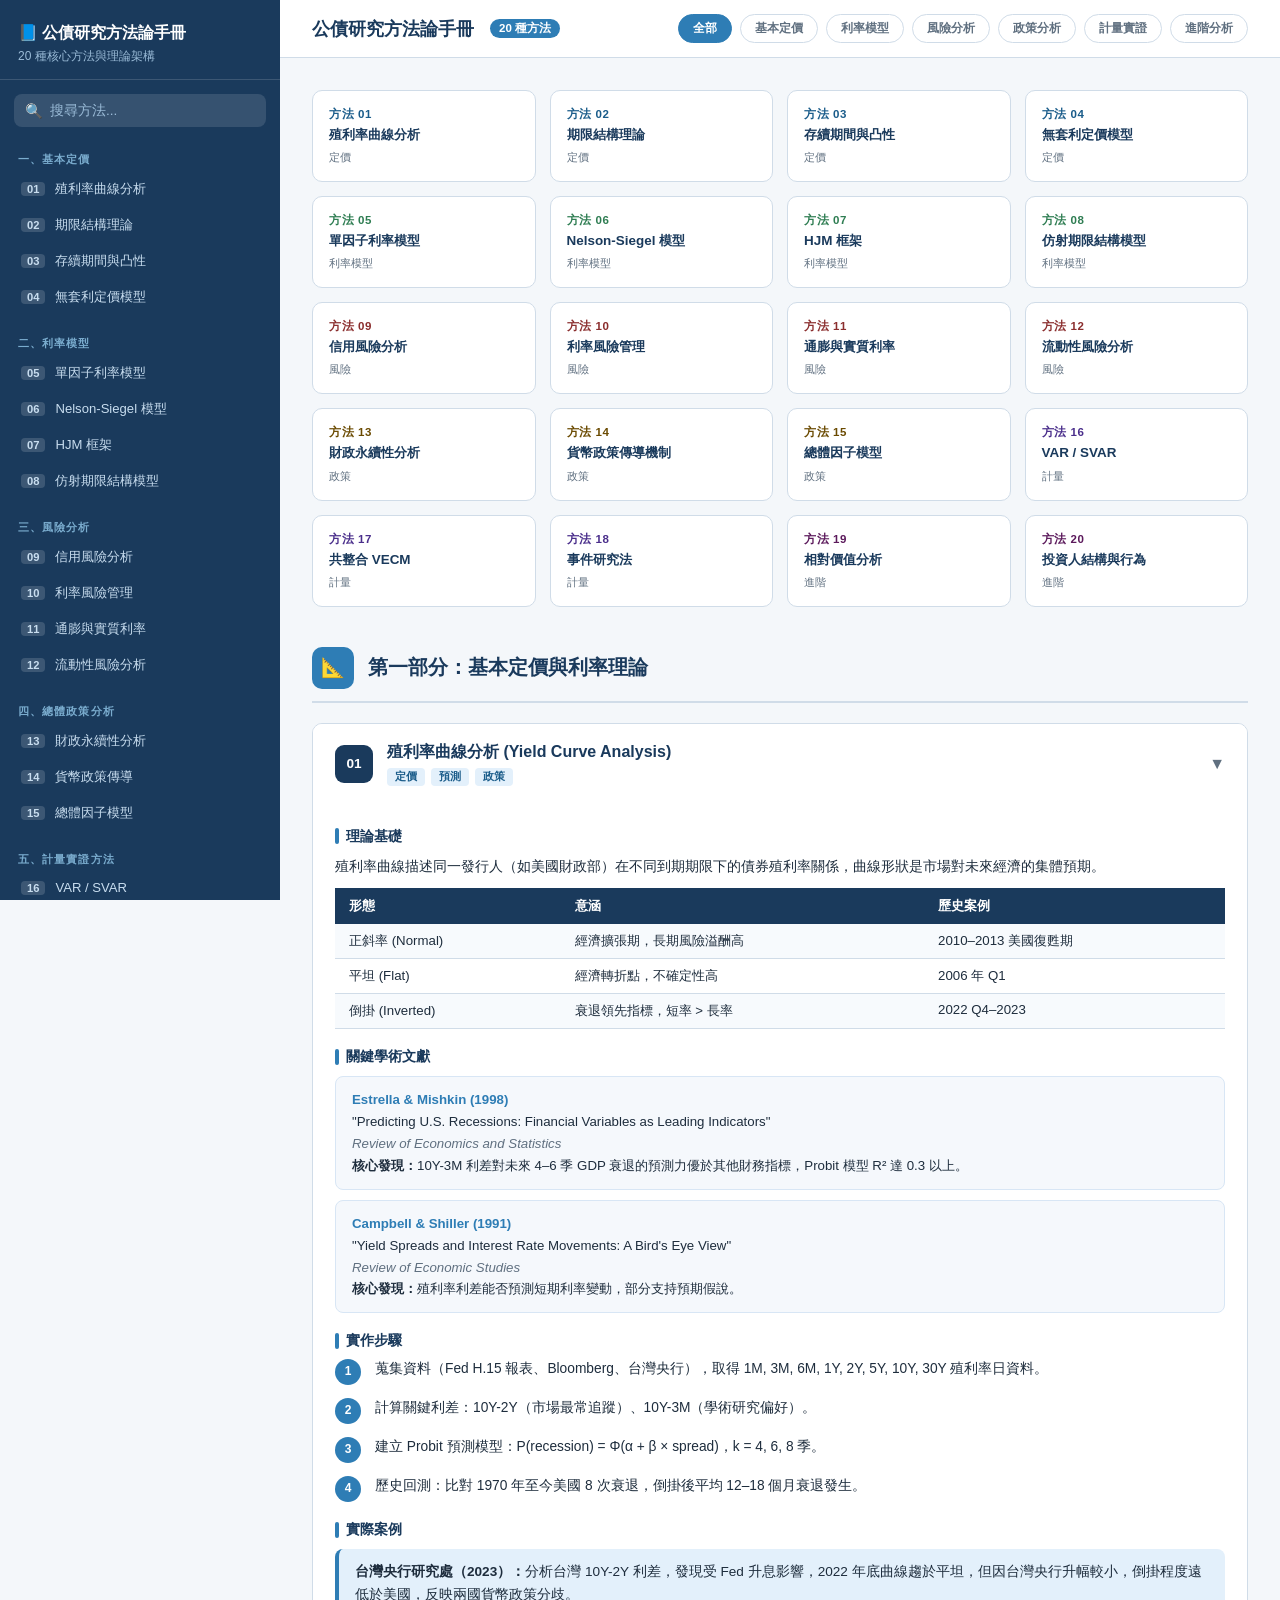
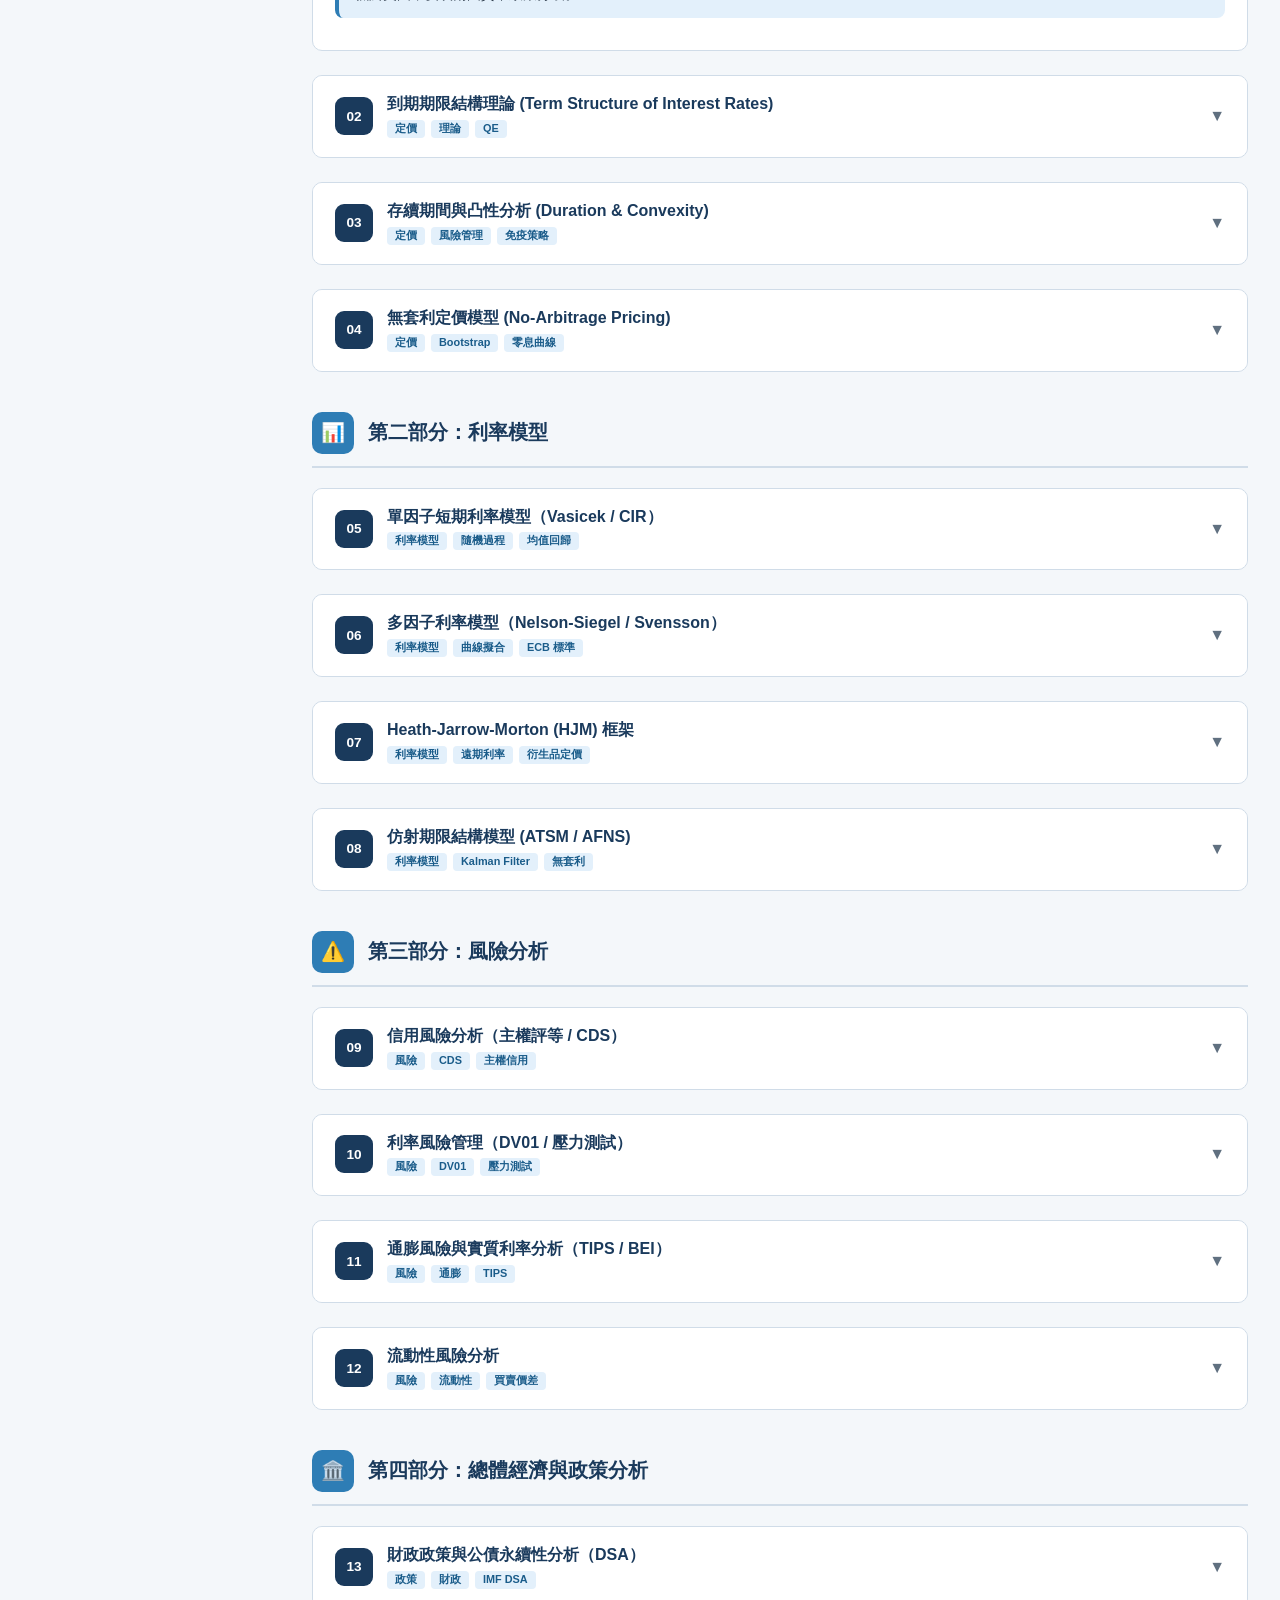
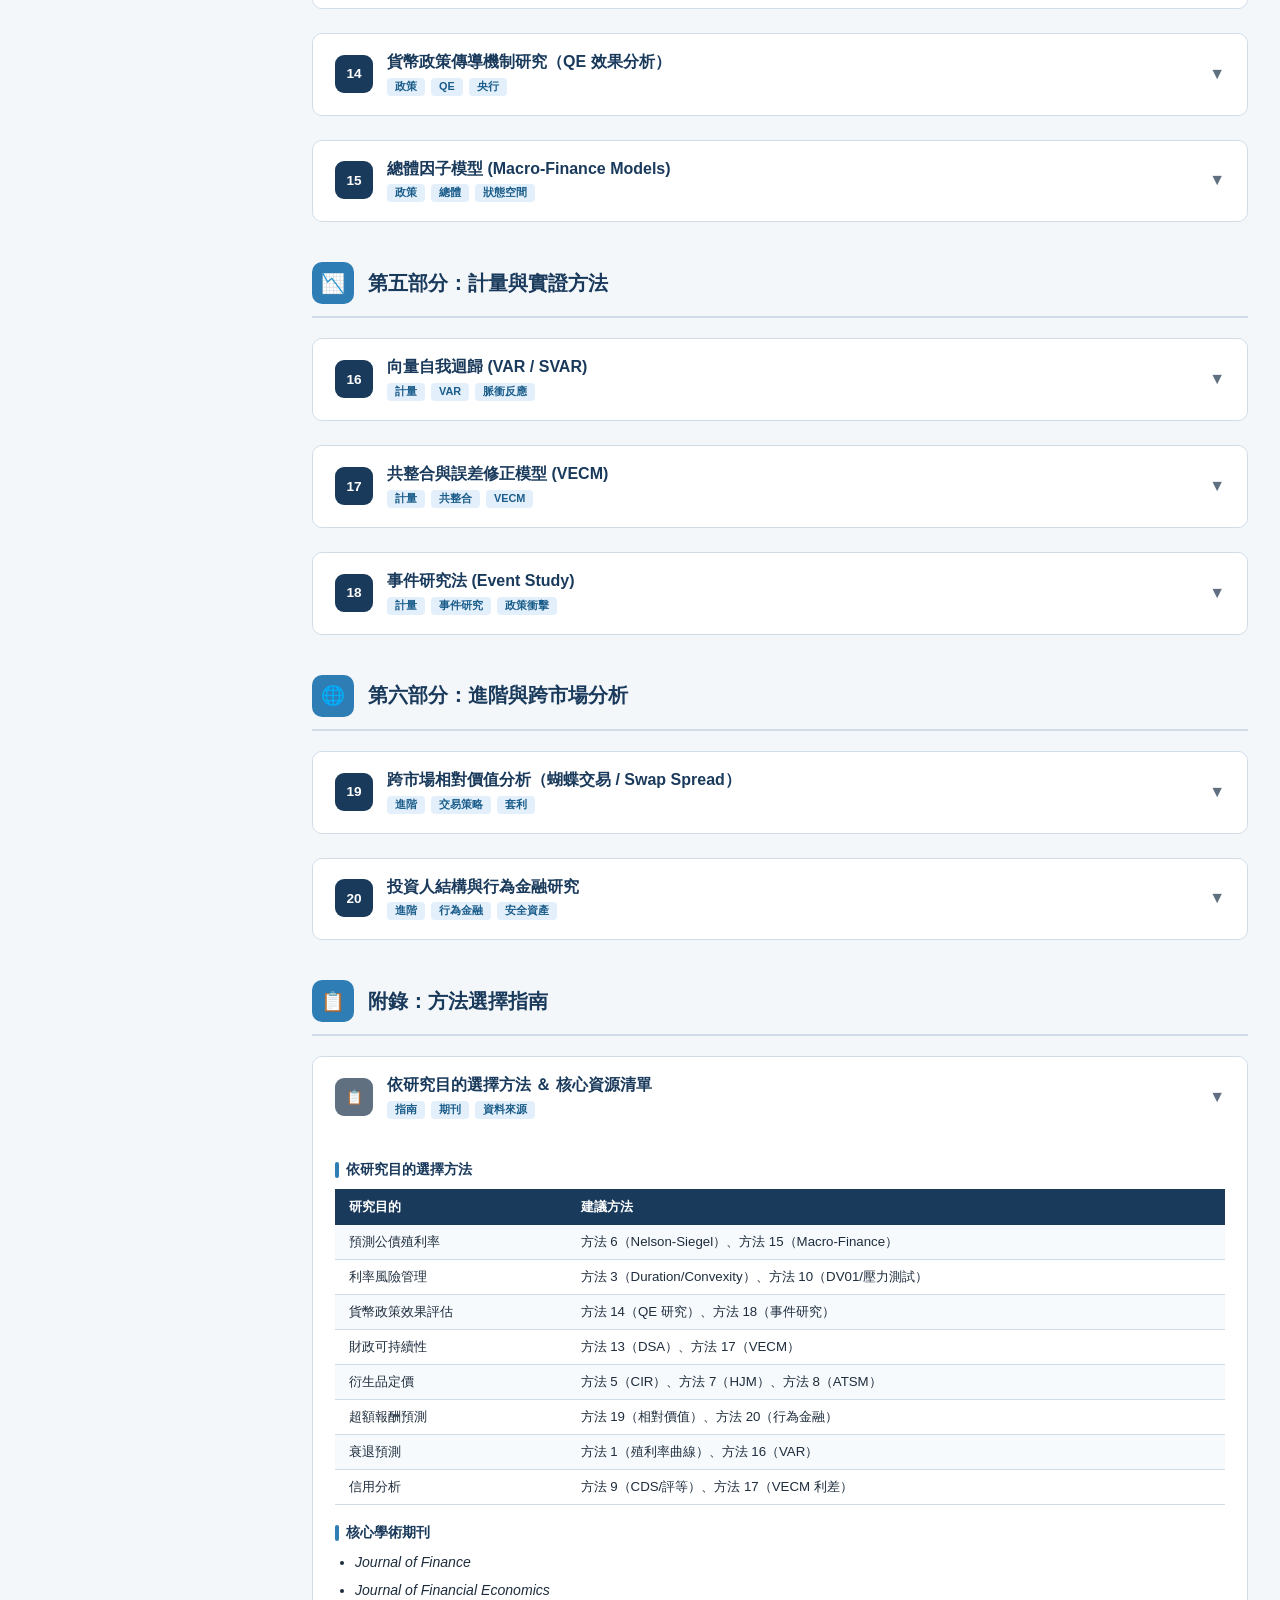
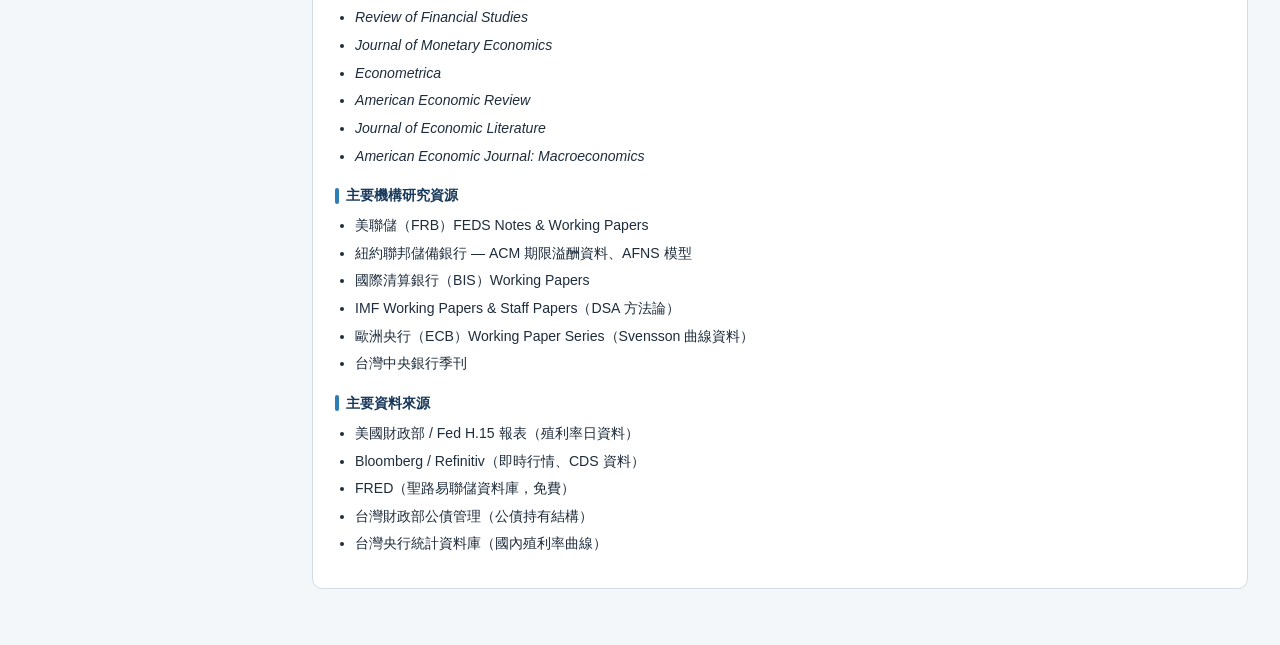
<file: bond_research_handbook.html>
<!DOCTYPE html>
<html lang="zh-Hant">
<head>
  <meta charset="UTF-8" />
  <meta name="viewport" content="width=device-width, initial-scale=1.0" />
  <title>公債研究方法論手冊</title>
  <style>
    :root {
      --primary:   #1a3a5c;
      --accent:    #2e7db5;
      --accent2:   #4db8ff;
      --bg:        #f4f7fa;
      --card:      #ffffff;
      --border:    #d0dce8;
      --text:      #1e2d3d;
      --muted:     #607080;
      --highlight: #fff8e1;
      --tag-bg:    #e3f0fb;
      --tag-text:  #1a5c8a;
      --green:     #2e7d52;
      --green-bg:  #e8f5ee;
      --red:       #c0392b;
      --red-bg:    #fdecea;
      --sidebar-w: 280px;
      --radius:    10px;
    }

    * { box-sizing: border-box; margin: 0; padding: 0; }

    body {
      font-family: 'Segoe UI', 'Noto Sans TC', Arial, sans-serif;
      background: var(--bg);
      color: var(--text);
      display: flex;
      min-height: 100vh;
    }

    /* ── SIDEBAR ── */
    #sidebar {
      width: var(--sidebar-w);
      background: var(--primary);
      color: #e8f0f8;
      display: flex;
      flex-direction: column;
      position: fixed;
      top: 0; left: 0; bottom: 0;
      overflow-y: auto;
      z-index: 100;
      transition: transform .3s;
    }

    #sidebar-header {
      padding: 22px 18px 14px;
      border-bottom: 1px solid rgba(255,255,255,.15);
    }

    #sidebar-header h2 {
      font-size: 1rem;
      font-weight: 700;
      line-height: 1.4;
      color: #fff;
    }

    #sidebar-header p {
      font-size: .75rem;
      color: #9bbcd8;
      margin-top: 4px;
    }

    #search-box {
      margin: 14px 14px 10px;
      position: relative;
    }

    #search-box input {
      width: 100%;
      padding: 9px 14px 9px 36px;
      border-radius: 8px;
      border: none;
      background: rgba(255,255,255,.12);
      color: #fff;
      font-size: .85rem;
      outline: none;
      transition: background .2s;
    }

    #search-box input::placeholder { color: #9bbcd8; }
    #search-box input:focus { background: rgba(255,255,255,.2); }

    #search-box .search-icon {
      position: absolute;
      left: 11px; top: 50%;
      transform: translateY(-50%);
      color: #9bbcd8;
      font-size: .9rem;
    }

    .nav-section {
      padding: 6px 0;
    }

    .nav-section-title {
      font-size: .68rem;
      font-weight: 700;
      letter-spacing: .1em;
      text-transform: uppercase;
      color: #7aacce;
      padding: 10px 18px 4px;
    }

    .nav-item {
      display: flex;
      align-items: center;
      gap: 10px;
      padding: 9px 18px;
      cursor: pointer;
      border-radius: 0;
      font-size: .82rem;
      color: #c8ddef;
      transition: background .15s, color .15s;
      text-decoration: none;
      border-left: 3px solid transparent;
    }

    .nav-item:hover {
      background: rgba(255,255,255,.1);
      color: #fff;
    }

    .nav-item.active {
      background: rgba(46,125,181,.35);
      color: #fff;
      border-left-color: var(--accent2);
    }

    .nav-item .num {
      font-size: .7rem;
      font-weight: 700;
      background: rgba(255,255,255,.15);
      border-radius: 4px;
      padding: 1px 6px;
      min-width: 24px;
      text-align: center;
      flex-shrink: 0;
    }

    /* ── MAIN ── */
    #main {
      margin-left: var(--sidebar-w);
      flex: 1;
      padding: 0;
    }

    #topbar {
      background: var(--card);
      border-bottom: 1px solid var(--border);
      padding: 14px 32px;
      position: sticky;
      top: 0;
      z-index: 50;
      display: flex;
      align-items: center;
      gap: 16px;
    }

    #topbar h1 {
      font-size: 1.15rem;
      font-weight: 700;
      color: var(--primary);
    }

    .badge-count {
      background: var(--accent);
      color: #fff;
      font-size: .72rem;
      font-weight: 700;
      padding: 2px 9px;
      border-radius: 12px;
    }

    #filter-bar {
      display: flex;
      gap: 8px;
      flex-wrap: wrap;
      margin-left: auto;
    }

    .filter-btn {
      padding: 5px 14px;
      border-radius: 20px;
      border: 1.5px solid var(--border);
      background: transparent;
      font-size: .78rem;
      cursor: pointer;
      color: var(--muted);
      font-weight: 600;
      transition: all .2s;
    }

    .filter-btn:hover { border-color: var(--accent); color: var(--accent); }
    .filter-btn.active { background: var(--accent); border-color: var(--accent); color: #fff; }

    #content {
      padding: 32px;
      max-width: 1100px;
    }

    /* ── SECTION HEADER ── */
    .section-header {
      display: flex;
      align-items: center;
      gap: 14px;
      margin: 40px 0 20px;
      padding-bottom: 12px;
      border-bottom: 2px solid var(--border);
    }

    .section-header:first-of-type { margin-top: 0; }

    .section-icon {
      width: 42px; height: 42px;
      border-radius: 10px;
      background: var(--accent);
      color: #fff;
      display: flex;
      align-items: center;
      justify-content: center;
      font-size: 1.2rem;
      flex-shrink: 0;
    }

    .section-header h2 {
      font-size: 1.25rem;
      font-weight: 700;
      color: var(--primary);
    }

    /* ── METHOD CARD ── */
    .method-card {
      background: var(--card);
      border: 1px solid var(--border);
      border-radius: var(--radius);
      margin-bottom: 24px;
      overflow: hidden;
      transition: box-shadow .2s;
    }

    .method-card:hover { box-shadow: 0 4px 20px rgba(0,0,0,.09); }

    .card-header {
      display: flex;
      align-items: center;
      gap: 14px;
      padding: 18px 22px;
      cursor: pointer;
      user-select: none;
      background: var(--card);
      border-bottom: 1px solid transparent;
      transition: background .15s;
    }

    .card-header:hover { background: #f8fafd; }

    .card-header.open {
      border-bottom-color: var(--border);
      background: #f0f6ff;
    }

    .method-num {
      width: 38px; height: 38px;
      border-radius: 9px;
      background: var(--primary);
      color: #fff;
      display: flex;
      align-items: center;
      justify-content: center;
      font-size: .85rem;
      font-weight: 800;
      flex-shrink: 0;
    }

    .card-header-text { flex: 1; }

    .card-header-text h3 {
      font-size: 1rem;
      font-weight: 700;
      color: var(--primary);
      line-height: 1.3;
    }

    .card-header-text .tags {
      display: flex;
      gap: 6px;
      flex-wrap: wrap;
      margin-top: 5px;
    }

    .tag {
      font-size: .68rem;
      font-weight: 700;
      background: var(--tag-bg);
      color: var(--tag-text);
      padding: 2px 8px;
      border-radius: 4px;
    }

    .chevron {
      font-size: 1rem;
      color: var(--muted);
      transition: transform .2s;
    }

    .chevron.open { transform: rotate(180deg); }

    .card-body {
      display: none;
      padding: 22px;
    }

    .card-body.open { display: block; }

    /* ── CONTENT ELEMENTS ── */
    .card-body h4 {
      font-size: .9rem;
      font-weight: 700;
      color: var(--primary);
      margin: 18px 0 8px;
      display: flex;
      align-items: center;
      gap: 7px;
    }

    .card-body h4:first-child { margin-top: 0; }

    .card-body h4::before {
      content: '';
      width: 4px; height: 16px;
      background: var(--accent);
      border-radius: 2px;
      display: inline-block;
    }

    .card-body p {
      font-size: .88rem;
      line-height: 1.75;
      color: var(--text);
      margin-bottom: 10px;
    }

    .card-body ul, .card-body ol {
      padding-left: 20px;
      margin-bottom: 10px;
    }

    .card-body li {
      font-size: .88rem;
      line-height: 1.75;
      margin-bottom: 3px;
    }

    /* Tables */
    .tbl-wrap { overflow-x: auto; margin: 10px 0; }

    table {
      width: 100%;
      border-collapse: collapse;
      font-size: .83rem;
    }

    th {
      background: var(--primary);
      color: #fff;
      padding: 9px 14px;
      text-align: left;
      font-weight: 600;
      white-space: nowrap;
    }

    td {
      padding: 8px 14px;
      border-bottom: 1px solid var(--border);
      vertical-align: top;
    }

    tr:nth-child(even) td { background: #f7fafd; }
    tr:hover td { background: #eef4fb; }

    /* Code */
    pre {
      background: #1e2d3d;
      color: #c8ddef;
      border-radius: 8px;
      padding: 16px 18px;
      font-size: .8rem;
      line-height: 1.65;
      overflow-x: auto;
      margin: 10px 0;
      font-family: 'Consolas', 'Cascadia Code', 'Fira Code', monospace;
    }

    code {
      background: #e8f0f8;
      color: #1a3a5c;
      border-radius: 4px;
      padding: 1px 6px;
      font-size: .82rem;
      font-family: 'Consolas', monospace;
    }

    pre code { background: none; color: inherit; padding: 0; }

    /* Formula box */
    .formula {
      background: #f0f6ff;
      border-left: 4px solid var(--accent);
      border-radius: 0 8px 8px 0;
      padding: 12px 18px;
      margin: 10px 0;
      font-family: 'Consolas', Georgia, serif;
      font-size: .9rem;
      color: var(--primary);
      overflow-x: auto;
    }

    /* Info / Note boxes */
    .box {
      border-radius: 8px;
      padding: 12px 16px;
      margin: 10px 0;
      font-size: .85rem;
      line-height: 1.65;
    }

    .box-info  { background: var(--tag-bg);  border-left: 4px solid var(--accent); }
    .box-warn  { background: var(--highlight); border-left: 4px solid #f0a500; }
    .box-green { background: var(--green-bg); border-left: 4px solid var(--green); }
    .box-red   { background: var(--red-bg);   border-left: 4px solid var(--red); }

    .box strong { font-weight: 700; }

    /* Paper cite */
    .cite {
      background: #f5f8fc;
      border: 1px solid #d8e6f5;
      border-radius: 8px;
      padding: 12px 16px;
      margin: 10px 0;
      font-size: .83rem;
      line-height: 1.65;
    }

    .cite .cite-title {
      font-weight: 700;
      color: var(--accent);
    }

    .cite .cite-journal {
      font-style: italic;
      color: var(--muted);
    }

    /* Steps */
    .steps { counter-reset: step; }

    .step {
      display: flex;
      gap: 14px;
      margin-bottom: 12px;
      font-size: .86rem;
      line-height: 1.65;
      counter-increment: step;
    }

    .step::before {
      content: counter(step);
      min-width: 26px; height: 26px;
      background: var(--accent);
      color: #fff;
      border-radius: 50%;
      display: flex;
      align-items: center;
      justify-content: center;
      font-size: .75rem;
      font-weight: 700;
      flex-shrink: 0;
      margin-top: 1px;
    }

    /* ── OVERVIEW CARDS ── */
    .overview-grid {
      display: grid;
      grid-template-columns: repeat(auto-fill, minmax(200px, 1fr));
      gap: 14px;
      margin: 0 0 36px;
    }

    .ov-card {
      background: var(--card);
      border: 1px solid var(--border);
      border-radius: var(--radius);
      padding: 16px;
      cursor: pointer;
      transition: all .2s;
    }

    .ov-card:hover {
      border-color: var(--accent);
      box-shadow: 0 4px 14px rgba(46,125,181,.15);
      transform: translateY(-2px);
    }

    .ov-card .ov-num {
      font-size: .72rem;
      font-weight: 800;
      color: var(--accent);
      letter-spacing: .05em;
    }

    .ov-card .ov-title {
      font-size: .84rem;
      font-weight: 700;
      color: var(--primary);
      margin-top: 4px;
      line-height: 1.35;
    }

    .ov-card .ov-cat {
      font-size: .7rem;
      color: var(--muted);
      margin-top: 6px;
    }

    /* ── BACK TO TOP ── */
    #back-top {
      position: fixed;
      right: 24px; bottom: 24px;
      width: 42px; height: 42px;
      background: var(--accent);
      color: #fff;
      border-radius: 50%;
      display: flex;
      align-items: center;
      justify-content: center;
      cursor: pointer;
      font-size: 1.1rem;
      box-shadow: 0 4px 12px rgba(0,0,0,.2);
      opacity: 0;
      transition: opacity .3s;
      z-index: 200;
    }

    #back-top.show { opacity: 1; }

    /* ── SEARCH HIGHLIGHT ── */
    .hl { background: #ffe66d; border-radius: 2px; }

    /* ── HIDDEN by filter ── */
    .method-card.hidden { display: none; }

    /* ── RESPONSIVE ── */
    @media (max-width: 768px) {
      :root { --sidebar-w: 0px; }
      #sidebar { transform: translateX(-280px); width: 280px; }
      #sidebar.open { transform: translateX(0); }
      #main { margin-left: 0; }
      #content { padding: 16px; }
      #topbar { padding: 12px 16px; }
      #topbar h1 { font-size: 1rem; }
      #filter-bar { display: none; }
      #hamburger { display: flex; }
    }

    #hamburger {
      display: none;
      width: 36px; height: 36px;
      background: var(--primary);
      color: #fff;
      border: none;
      border-radius: 8px;
      cursor: pointer;
      align-items: center;
      justify-content: center;
      font-size: 1.1rem;
    }

    #overlay {
      display: none;
      position: fixed; inset: 0;
      background: rgba(0,0,0,.4);
      z-index: 99;
    }

    #overlay.show { display: block; }

    /* ── DIVIDER ── */
    hr { border: none; border-top: 1px solid var(--border); margin: 20px 0; }
  </style>
</head>
<body>

<!-- SIDEBAR -->
<nav id="sidebar">
  <div id="sidebar-header">
    <h2>📘 公債研究方法論手冊</h2>
    <p>20 種核心方法與理論架構</p>
  </div>

  <div id="search-box">
    <span class="search-icon">🔍</span>
    <input type="text" id="sidebar-search" placeholder="搜尋方法..." />
  </div>

  <div class="nav-section">
    <div class="nav-section-title">一、基本定價</div>
    <a class="nav-item" href="#m1"><span class="num">01</span>殖利率曲線分析</a>
    <a class="nav-item" href="#m2"><span class="num">02</span>期限結構理論</a>
    <a class="nav-item" href="#m3"><span class="num">03</span>存續期間與凸性</a>
    <a class="nav-item" href="#m4"><span class="num">04</span>無套利定價模型</a>
  </div>
  <div class="nav-section">
    <div class="nav-section-title">二、利率模型</div>
    <a class="nav-item" href="#m5"><span class="num">05</span>單因子利率模型</a>
    <a class="nav-item" href="#m6"><span class="num">06</span>Nelson-Siegel 模型</a>
    <a class="nav-item" href="#m7"><span class="num">07</span>HJM 框架</a>
    <a class="nav-item" href="#m8"><span class="num">08</span>仿射期限結構模型</a>
  </div>
  <div class="nav-section">
    <div class="nav-section-title">三、風險分析</div>
    <a class="nav-item" href="#m9"><span class="num">09</span>信用風險分析</a>
    <a class="nav-item" href="#m10"><span class="num">10</span>利率風險管理</a>
    <a class="nav-item" href="#m11"><span class="num">11</span>通膨與實質利率</a>
    <a class="nav-item" href="#m12"><span class="num">12</span>流動性風險分析</a>
  </div>
  <div class="nav-section">
    <div class="nav-section-title">四、總體政策分析</div>
    <a class="nav-item" href="#m13"><span class="num">13</span>財政永續性分析</a>
    <a class="nav-item" href="#m14"><span class="num">14</span>貨幣政策傳導</a>
    <a class="nav-item" href="#m15"><span class="num">15</span>總體因子模型</a>
  </div>
  <div class="nav-section">
    <div class="nav-section-title">五、計量實證方法</div>
    <a class="nav-item" href="#m16"><span class="num">16</span>VAR / SVAR</a>
    <a class="nav-item" href="#m17"><span class="num">17</span>共整合 VECM</a>
    <a class="nav-item" href="#m18"><span class="num">18</span>事件研究法</a>
  </div>
  <div class="nav-section">
    <div class="nav-section-title">六、進階跨市場</div>
    <a class="nav-item" href="#m19"><span class="num">19</span>相對價值分析</a>
    <a class="nav-item" href="#m20"><span class="num">20</span>投資人結構與行為</a>
  </div>
</nav>

<div id="overlay"></div>

<!-- MAIN -->
<div id="main">
  <div id="topbar">
    <button id="hamburger">☰</button>
    <h1>公債研究方法論手冊</h1>
    <span class="badge-count">20 種方法</span>
    <div id="filter-bar">
      <button class="filter-btn active" data-cat="all">全部</button>
      <button class="filter-btn" data-cat="定價">基本定價</button>
      <button class="filter-btn" data-cat="利率模型">利率模型</button>
      <button class="filter-btn" data-cat="風險">風險分析</button>
      <button class="filter-btn" data-cat="政策">政策分析</button>
      <button class="filter-btn" data-cat="計量">計量實證</button>
      <button class="filter-btn" data-cat="進階">進階分析</button>
    </div>
  </div>

  <div id="content">

    <!-- OVERVIEW -->
    <div class="overview-grid" id="overview-grid">
      <!-- filled by JS -->
    </div>

    <!-- ════════════════ PART 1 ════════════════ -->
    <div class="section-header" id="part1">
      <div class="section-icon">📐</div>
      <div>
        <h2>第一部分：基本定價與利率理論</h2>
      </div>
    </div>

    <!-- METHOD 1 -->
    <div class="method-card" id="m1" data-cat="定價" data-title="殖利率曲線分析 Yield Curve Analysis">
      <div class="card-header" onclick="toggleCard(this)">
        <div class="method-num">01</div>
        <div class="card-header-text">
          <h3>殖利率曲線分析 (Yield Curve Analysis)</h3>
          <div class="tags">
            <span class="tag">定價</span>
            <span class="tag">預測</span>
            <span class="tag">政策</span>
          </div>
        </div>
        <span class="chevron">▼</span>
      </div>
      <div class="card-body open">
        <h4>理論基礎</h4>
        <p>殖利率曲線描述同一發行人（如美國財政部）在不同到期期限下的債券殖利率關係，曲線形狀是市場對未來經濟的集體預期。</p>
        <div class="tbl-wrap">
          <table>
            <tr><th>形態</th><th>意涵</th><th>歷史案例</th></tr>
            <tr><td>正斜率 (Normal)</td><td>經濟擴張期，長期風險溢酬高</td><td>2010–2013 美國復甦期</td></tr>
            <tr><td>平坦 (Flat)</td><td>經濟轉折點，不確定性高</td><td>2006 年 Q1</td></tr>
            <tr><td>倒掛 (Inverted)</td><td>衰退領先指標，短率 &gt; 長率</td><td>2022 Q4–2023</td></tr>
          </table>
        </div>

        <h4>關鍵學術文獻</h4>
        <div class="cite">
          <span class="cite-title">Estrella & Mishkin (1998)</span><br/>
          "Predicting U.S. Recessions: Financial Variables as Leading Indicators"<br/>
          <span class="cite-journal">Review of Economics and Statistics</span><br/>
          <strong>核心發現：</strong>10Y-3M 利差對未來 4–6 季 GDP 衰退的預測力優於其他財務指標，Probit 模型 R² 達 0.3 以上。
        </div>
        <div class="cite">
          <span class="cite-title">Campbell & Shiller (1991)</span><br/>
          "Yield Spreads and Interest Rate Movements: A Bird's Eye View"<br/>
          <span class="cite-journal">Review of Economic Studies</span><br/>
          <strong>核心發現：</strong>殖利率利差能否預測短期利率變動，部分支持預期假說。
        </div>

        <h4>實作步驟</h4>
        <div class="steps">
          <div class="step"><div>蒐集資料（Fed H.15 報表、Bloomberg、台灣央行），取得 1M, 3M, 6M, 1Y, 2Y, 5Y, 10Y, 30Y 殖利率日資料。</div></div>
          <div class="step"><div>計算關鍵利差：10Y-2Y（市場最常追蹤）、10Y-3M（學術研究偏好）。</div></div>
          <div class="step"><div>建立 Probit 預測模型：P(recession) = Φ(α + β × spread)，k = 4, 6, 8 季。</div></div>
          <div class="step"><div>歷史回測：比對 1970 年至今美國 8 次衰退，倒掛後平均 12–18 個月衰退發生。</div></div>
        </div>

        <h4>實際案例</h4>
        <div class="box box-info">
          <strong>台灣央行研究處（2023）：</strong>分析台灣 10Y-2Y 利差，發現受 Fed 升息影響，2022 年底曲線趨於平坦，但因台灣央行升幅較小，倒掛程度遠低於美國，反映兩國貨幣政策分歧。
        </div>
      </div>
    </div>

    <!-- METHOD 2 -->
    <div class="method-card" id="m2" data-cat="定價" data-title="到期期限結構理論 Term Structure of Interest Rates">
      <div class="card-header" onclick="toggleCard(this)">
        <div class="method-num">02</div>
        <div class="card-header-text">
          <h3>到期期限結構理論 (Term Structure of Interest Rates)</h3>
          <div class="tags">
            <span class="tag">定價</span>
            <span class="tag">理論</span>
            <span class="tag">QE</span>
          </div>
        </div>
        <span class="chevron">▼</span>
      </div>
      <div class="card-body">
        <h4>純粹預期理論 (Pure Expectations Theory)</h4>
        <p><strong>核心命題：</strong>長期利率 = 未來短期利率的幾何平均值</p>
        <div class="formula">(1 + R₀ₙ)ⁿ = (1 + R₀₁)(1 + E[R₁₂])···(1 + E[Rₙ₋₁ₙ])</div>
        <p>批評：忽略風險溢酬，遠期利率對未來即期利率的預測力偏低。</p>
        <div class="cite">
          <span class="cite-title">Fama (1984)</span> — "The Information in the Term Structure" — <span class="cite-journal">Journal of Financial Economics</span>
        </div>

        <h4>流動性偏好理論 (Liquidity Preference Theory)</h4>
        <div class="formula">R₀ₙ = (1/n) Σ E[rₖₖ₊₁] + Term_Premium_n</div>
        <div class="cite">
          <span class="cite-title">Adrian, Crump & Moench (2013) — ACM Model</span><br/>
          美聯儲紐約分行定期公布 ACM 期限溢酬估計值。<br/>
          <strong>發現：</strong>美國 10Y 期限溢酬從 1990 年代 ~150bps 下降至 2010 年代負值，反映全球儲蓄過剩（Bernanke 2005 "Saving Glut" 假說）。
        </div>

        <h4>市場區隔理論 (Market Segmentation Theory)</h4>
        <p>不同到期區間有其特定的供需結構，彼此不可完全替代。解釋 Fed QE 壓低長端殖利率的機制。</p>
        <div class="cite">
          <span class="cite-title">Vayanos & Vila (2021)</span><br/>
          "A Preferred-Habitat Model of the Term Structure of Interest Rates"<br/>
          <span class="cite-journal">Econometrica</span>
        </div>

        <h4>三理論比較</h4>
        <div class="tbl-wrap">
          <table>
            <tr><th>理論</th><th>長短債替代性</th><th>期限溢酬</th><th>適用場景</th></tr>
            <tr><td>純粹預期</td><td>完全替代</td><td>無</td><td>基準模型</td></tr>
            <tr><td>流動性偏好</td><td>高替代</td><td>正且遞增</td><td>一般市場</td></tr>
            <tr><td>市場區隔</td><td>低替代</td><td>由供需決定</td><td>QE 環境</td></tr>
          </table>
        </div>
      </div>
    </div>

    <!-- METHOD 3 -->
    <div class="method-card" id="m3" data-cat="定價" data-title="存續期間與凸性分析 Duration Convexity">
      <div class="card-header" onclick="toggleCard(this)">
        <div class="method-num">03</div>
        <div class="card-header-text">
          <h3>存續期間與凸性分析 (Duration & Convexity)</h3>
          <div class="tags">
            <span class="tag">定價</span>
            <span class="tag">風險管理</span>
            <span class="tag">免疫策略</span>
          </div>
        </div>
        <span class="chevron">▼</span>
      </div>
      <div class="card-body">
        <h4>核心公式</h4>
        <div class="formula">Macaulay Duration：D_Mac = Σ [t × CF_t/(1+y)^t] / P</div>
        <div class="formula">Modified Duration：D_Mod = D_Mac / (1+y)，ΔP ≈ -D_Mod × P × Δy</div>
        <div class="formula">凸性修正：ΔP/P ≈ -D_Mod × Δy + (1/2) × C × (Δy)²</div>

        <h4>免疫策略 (Immunization)</h4>
        <div class="cite">
          <span class="cite-title">Redington (1952)</span> — <span class="cite-journal">Review of the Institute of Actuaries</span><br/>
          <strong>免疫條件：</strong>① 資產 Duration = 負債 Duration，② 資產 Convexity ≥ 負債 Convexity
        </div>
        <p>現代應用：BlackRock、PIMCO 等資產管理公司的 LDI（Liability-Driven Investment）策略。</p>

        <h4>實際案例</h4>
        <div class="box box-red">
          <strong>2022 年英國退休基金危機：</strong>英國 LDI 基金大量持有長期公債作為抵押品，當殖利率急升 100bps+，凸性效應導致抵押品價值急跌，觸發追繳保證金連鎖反應。英格蘭銀行緊急干預購買長期公債，為教科書級別的 Duration risk 案例。
        </div>
      </div>
    </div>

    <!-- METHOD 4 -->
    <div class="method-card" id="m4" data-cat="定價" data-title="無套利定價模型 No-Arbitrage Pricing Bootstrap">
      <div class="card-header" onclick="toggleCard(this)">
        <div class="method-num">04</div>
        <div class="card-header-text">
          <h3>無套利定價模型 (No-Arbitrage Pricing)</h3>
          <div class="tags">
            <span class="tag">定價</span>
            <span class="tag">Bootstrap</span>
            <span class="tag">零息曲線</span>
          </div>
        </div>
        <span class="chevron">▼</span>
      </div>
      <div class="card-body">
        <h4>理論基礎</h4>
        <p>任何附息公債均可拆解為一組零息債券（STRIP）的投資組合，在無摩擦市場中兩者價格必須相等，否則存在套利機會。</p>
        <div class="formula">P = Σ CF_t × d(0,t)，其中 d(0,t) 為 t 期折現因子</div>

        <h4>Bootstrap 法建構零息殖利率曲線</h4>
        <pre>已知（2023 年底美國公債資料）：
  6M 公債殖利率 = 5.40%
  1Y 公債殖利率 = 5.20%
  2Y 附息公債（票息 4.5%）殖利率 = 4.70%

Bootstrap 步驟：
  1. d(0, 0.5) = 1 / (1 + 0.054/2) = 0.9737
  2. d(0, 1.0) = 1 / (1 + 0.052)   = 0.9506
  3. 2Y 公債：45×d(0.5) + 45×d(1.0) + 1045×d(0,2) = 1000/(1+0.047)²
     → 解出 d(0,2) = 0.9120
  4. 2Y 零息殖利率 = (1/0.9120)^(1/2) - 1 = 4.72%</pre>

        <h4>關鍵文獻</h4>
        <div class="cite">
          <span class="cite-title">Gürkaynak, Sack & Wright (2007)</span><br/>
          "The U.S. Treasury Yield Curve: 1961 to the Present"<br/>
          <span class="cite-journal">Journal of Monetary Economics</span><br/>
          建構美國國庫券完整歷史零息殖利率曲線資料庫，為後續無數研究的基礎資料集。
        </div>
      </div>
    </div>

    <!-- ════════════════ PART 2 ════════════════ -->
    <div class="section-header" id="part2">
      <div class="section-icon">📊</div>
      <div><h2>第二部分：利率模型</h2></div>
    </div>

    <!-- METHOD 5 -->
    <div class="method-card" id="m5" data-cat="利率模型" data-title="單因子短期利率模型 Vasicek CIR">
      <div class="card-header" onclick="toggleCard(this)">
        <div class="method-num">05</div>
        <div class="card-header-text">
          <h3>單因子短期利率模型（Vasicek / CIR）</h3>
          <div class="tags">
            <span class="tag">利率模型</span>
            <span class="tag">隨機過程</span>
            <span class="tag">均值回歸</span>
          </div>
        </div>
        <span class="chevron">▼</span>
      </div>
      <div class="card-body">
        <h4>Vasicek Model (1977)</h4>
        <div class="formula">dr_t = κ(θ − r_t)dt + σ dW_t</div>
        <div class="tbl-wrap">
          <table>
            <tr><th>參數</th><th>意義</th></tr>
            <tr><td>κ</td><td>均值回歸速度</td></tr>
            <tr><td>θ</td><td>長期均衡利率</td></tr>
            <tr><td>σ</td><td>利率波動率</td></tr>
            <tr><td>W_t</td><td>標準 Wiener 過程</td></tr>
          </table>
        </div>
        <div class="formula">零息公債封閉解：P(t,T) = A(t,T) × exp(−B(t,T) × r_t)</div>
        <div class="box box-warn"><strong>缺點：</strong>利率可能為負（低利率環境下反而符合現實）</div>
        <div class="cite">
          <span class="cite-title">Vasicek (1977)</span> — "An Equilibrium Characterization of the Term Structure" — <span class="cite-journal">Journal of Financial Economics</span>
        </div>

        <h4>CIR Model (1985)</h4>
        <div class="formula">dr_t = κ(θ − r_t)dt + σ√r_t dW_t</div>
        <p>Feller 條件 <code>2κθ &gt; σ²</code> 確保利率恆為正值，避免 Vasicek 的負利率問題。</p>
        <div class="cite">
          <span class="cite-title">Cox, Ingersoll & Ross (1985)</span> — "A Theory of the Term Structure of Interest Rates" — <span class="cite-journal">Econometrica</span>
        </div>

        <h4>參數估計方法</h4>
        <pre>from scipy.optimize import minimize
import numpy as np

def cir_log_likelihood(params, rates, dt):
    kappa, theta, sigma = params
    n = len(rates) - 1
    ll = 0
    for i in range(n):
        # CIR 轉移密度為非中心卡方分配
        c = 2*kappa / (sigma**2 * (1 - np.exp(-kappa*dt)))
        u = c * rates[i] * np.exp(-kappa*dt)
        v = c * rates[i+1]
        q = 2*kappa*theta/sigma**2 - 1
        ll += log_ncx2_pdf(2*v, 2*q+2, 2*u)
    return -ll</pre>
      </div>
    </div>

    <!-- METHOD 6 -->
    <div class="method-card" id="m6" data-cat="利率模型" data-title="多因子利率模型 Nelson-Siegel Svensson Diebold Li">
      <div class="card-header" onclick="toggleCard(this)">
        <div class="method-num">06</div>
        <div class="card-header-text">
          <h3>多因子利率模型（Nelson-Siegel / Svensson）</h3>
          <div class="tags">
            <span class="tag">利率模型</span>
            <span class="tag">曲線擬合</span>
            <span class="tag">ECB 標準</span>
          </div>
        </div>
        <span class="chevron">▼</span>
      </div>
      <div class="card-body">
        <h4>Nelson-Siegel Model (1987)</h4>
        <div class="formula">y(τ) = β₀ + β₁·(1−e^(−λτ))/(λτ) + β₂·[(1−e^(−λτ))/(λτ) − e^(−λτ)]</div>
        <div class="tbl-wrap">
          <table>
            <tr><th>因子</th><th>參數</th><th>影響</th><th>曲線特徵</th></tr>
            <tr><td>Level（水準）</td><td>β₀</td><td>所有期限同向移動</td><td>平行位移</td></tr>
            <tr><td>Slope（斜率）</td><td>β₁</td><td>短長端利差</td><td>曲線傾斜</td></tr>
            <tr><td>Curvature（曲率）</td><td>β₂</td><td>中段隆起/凹陷</td><td>蝴蝶形變化</td></tr>
          </table>
        </div>

        <h4>Svensson Model (1994)</h4>
        <p>擴充加入第二個曲率因子（β₃, λ₂），提升中段擬合精度。歐洲央行（ECB）、德國央行、台灣央行均使用此模型公布標準殖利率曲線。</p>

        <h4>動態 Nelson-Siegel（Diebold & Li 2006）</h4>
        <div class="cite">
          <span class="cite-title">Diebold & Li (2006)</span><br/>
          "Forecasting the Term Structure of Government Bond Yields"<br/>
          <span class="cite-journal">Journal of Econometrics</span><br/>
          固定 λ，將 Nelson-Siegel 轉為狀態空間模型，以 Kalman Filter 動態估計，大幅提升預測精度。
        </div>

        <div class="box box-green">
          <strong>實用資源：</strong>ECB 每個交易日公布歐元區 AAA 公債的 Svensson 參數 (β₀, β₁, β₂, β₃, λ₁, λ₂)，可直接重建任意期限殖利率。
        </div>
      </div>
    </div>

    <!-- METHOD 7 -->
    <div class="method-card" id="m7" data-cat="利率模型" data-title="Heath-Jarrow-Morton HJM 框架 遠期利率">
      <div class="card-header" onclick="toggleCard(this)">
        <div class="method-num">07</div>
        <div class="card-header-text">
          <h3>Heath-Jarrow-Morton (HJM) 框架</h3>
          <div class="tags">
            <span class="tag">利率模型</span>
            <span class="tag">遠期利率</span>
            <span class="tag">衍生品定價</span>
          </div>
        </div>
        <span class="chevron">▼</span>
      </div>
      <div class="card-body">
        <h4>理論架構</h4>
        <p>HJM 對<strong>整條遠期利率曲線</strong>的隨機演化建模，是利率模型的一般性框架。</p>
        <div class="formula">df(t,T) = μ(t,T)dt + σ(t,T)dW_t</div>

        <h4>無套利漂移限制（HJM Drift Condition）</h4>
        <div class="formula">μ(t,T) = σ(t,T) × ∫[t→T] σ(t,s)ds</div>
        <p>此條件確保模型在風險中性測度下無套利，是 HJM 框架最核心的貢獻。</p>

        <div class="cite">
          <span class="cite-title">Heath, Jarrow & Morton (1992)</span><br/>
          "Bond Pricing and the Term Structure of Interest Rates: A New Methodology for Contingent Claims Valuation"<br/>
          <span class="cite-journal">Econometrica</span>
        </div>

        <h4>特殊案例</h4>
        <div class="box box-info">
          當指定特定的 σ(t,T) 函數形式時，HJM 可退化為 Vasicek 或 CIR 模型，顯示 HJM 是更一般性的框架。
        </div>

        <h4>應用：利率衍生品定價</h4>
        <ul>
          <li>利率交換 (Interest Rate Swap) 定價</li>
          <li>利率上限/下限 (Cap/Floor) 定價</li>
          <li>百慕達選擇權：需用 Monte Carlo + Longstaff-Schwartz 演算法</li>
        </ul>
      </div>
    </div>

    <!-- METHOD 8 -->
    <div class="method-card" id="m8" data-cat="利率模型" data-title="仿射期限結構模型 ATSM AFNS Kalman Filter">
      <div class="card-header" onclick="toggleCard(this)">
        <div class="method-num">08</div>
        <div class="card-header-text">
          <h3>仿射期限結構模型 (ATSM / AFNS)</h3>
          <div class="tags">
            <span class="tag">利率模型</span>
            <span class="tag">Kalman Filter</span>
            <span class="tag">無套利</span>
          </div>
        </div>
        <span class="chevron">▼</span>
      </div>
      <div class="card-body">
        <h4>核心概念</h4>
        <p>仿射模型假設殖利率是狀態變數 X_t 的線性（仿射）函數：</p>
        <div class="formula">y(t,τ) = A(τ) + B(τ)' X_t</div>
        <div class="formula">狀態動態：dX_t = K(Θ − X_t)dt + Σ√S_t dW_t</div>

        <div class="cite">
          <span class="cite-title">Duffie & Kan (1996)</span> — "A Yield-Factor Model of Interest Rates" — <span class="cite-journal">Mathematical Finance</span>
        </div>

        <h4>AFNS 模型（仿射無套利 Nelson-Siegel）</h4>
        <div class="cite">
          <span class="cite-title">Christensen, Diebold & Rudebusch (2011)</span><br/>
          "The Affine Arbitrage-Free Class of Nelson-Siegel Term Structure Models"<br/>
          <span class="cite-journal">Journal of Econometrics</span><br/>
          將 Nelson-Siegel 三因子嵌入仿射無套利框架，兼具直覺解釋性與理論嚴謹性。
        </div>

        <h4>估計方法</h4>
        <pre>觀測方程：y(t,τ) = A(τ) + B(τ)' X_t + ε_t
狀態方程：X_{t+1} = μ + Φ X_t + Σ η_t

估計：Kalman Filter（線性高斯情形）
     Extended KF / Particle Filter（非線性情形）</pre>

        <div class="box box-green">
          <strong>政策應用：</strong>美聯儲舊金山分行定期使用 AFNS 模型公布利率期限溢酬估計，為政策研究標準工具之一。
        </div>
      </div>
    </div>

    <!-- ════════════════ PART 3 ════════════════ -->
    <div class="section-header" id="part3">
      <div class="section-icon">⚠️</div>
      <div><h2>第三部分：風險分析</h2></div>
    </div>

    <!-- METHOD 9 -->
    <div class="method-card" id="m9" data-cat="風險" data-title="信用風險分析 CDS 主權評等 違約概率">
      <div class="card-header" onclick="toggleCard(this)">
        <div class="method-num">09</div>
        <div class="card-header-text">
          <h3>信用風險分析（主權評等 / CDS）</h3>
          <div class="tags">
            <span class="tag">風險</span>
            <span class="tag">CDS</span>
            <span class="tag">主權信用</span>
          </div>
        </div>
        <span class="chevron">▼</span>
      </div>
      <div class="card-body">
        <h4>三大評等機構方法論</h4>
        <div class="tbl-wrap">
          <table>
            <tr><th>機構</th><th>核心評估因子</th></tr>
            <tr><td>Moody's</td><td>經濟實力、機構實力、財政實力、易受衝擊程度</td></tr>
            <tr><td>S&P</td><td>GDP per capita、GDP 成長、財政彈性、外部融資需求、貨幣彈性</td></tr>
            <tr><td>Fitch</td><td>結構性因素、宏觀、財政、外部、金融</td></tr>
          </table>
        </div>

        <h4>CDS 利差的信用資訊提取</h4>
        <div class="formula">違約概率（年化）≈ CDS Spread / (1 − 回收率)</div>
        <div class="box box-info">
          <strong>實例：</strong>假設回收率 40%，若台灣 5Y CDS = 30bps，隱含年化違約概率 ≈ 0.5%
        </div>

        <div class="cite">
          <span class="cite-title">Longstaff, Pan, Pedersen & Singleton (2011)</span><br/>
          "How Sovereign is Sovereign Credit Risk?"<br/>
          <span class="cite-journal">American Economic Journal: Macroeconomics</span><br/>
          分析 26 國 CDS 資料，64% 的主權信用風險可由全球風險因子解釋。
        </div>

        <h4>利差分解</h4>
        <div class="formula">公債殖利率 = 無風險利率 + 信用溢酬 + 流動性溢酬 + 稅務因子</div>
        <div class="box box-red">
          <strong>歐債危機案例（2011-2012）：</strong>希臘 10Y 利差 vs 德國最高達 3500bps。Attinasi, Checherita & Nickel (2009) ECB Working Paper 分解顯示：財政惡化 ~40%，流動性風險 ~30%，傳染效應 ~30%。
        </div>
      </div>
    </div>

    <!-- METHOD 10 -->
    <div class="method-card" id="m10" data-cat="風險" data-title="利率風險管理 DV01 壓力測試 Key Rate Duration">
      <div class="card-header" onclick="toggleCard(this)">
        <div class="method-num">10</div>
        <div class="card-header-text">
          <h3>利率風險管理（DV01 / 壓力測試）</h3>
          <div class="tags">
            <span class="tag">風險</span>
            <span class="tag">DV01</span>
            <span class="tag">壓力測試</span>
          </div>
        </div>
        <span class="chevron">▼</span>
      </div>
      <div class="card-body">
        <h4>DV01（每基點美元價值）</h4>
        <div class="formula">DV01 = D_Mod × P × 0.0001</div>
        <div class="box box-info">
          <strong>實例：</strong>持有面額 1 億美元、D_Mod = 8 的 10Y 公債<br/>
          DV01 = 8 × $100M × 0.0001 = $80,000<br/>
          殖利率每升 1bp，部位損失 8 萬美元
        </div>

        <h4>BIS BCBS IRRBB 壓力測試情境（2016）</h4>
        <div class="tbl-wrap">
          <table>
            <tr><th>情境</th><th>描述</th></tr>
            <tr><td>平行上移</td><td>所有期限同升 +200bps</td></tr>
            <tr><td>平行下移</td><td>所有期限同降 -200bps</td></tr>
            <tr><td>陡峭化</td><td>短升長不變</td></tr>
            <tr><td>平坦化</td><td>短不變長降</td></tr>
            <tr><td>短端上移</td><td>短端大幅上升</td></tr>
            <tr><td>短端下移</td><td>短端大幅下降</td></tr>
          </table>
        </div>

        <h4>Key Rate Duration（KRD）</h4>
        <div class="formula">ΔP ≈ Σ KRD_k × Δy_k</div>
        <p>拆解不同期限節點的利率敏感度，用於精確對沖複雜部位。</p>
      </div>
    </div>

    <!-- METHOD 11 -->
    <div class="method-card" id="m11" data-cat="風險" data-title="通膨風險 實質利率 TIPS Fisher BEI">
      <div class="card-header" onclick="toggleCard(this)">
        <div class="method-num">11</div>
        <div class="card-header-text">
          <h3>通膨風險與實質利率分析（TIPS / BEI）</h3>
          <div class="tags">
            <span class="tag">風險</span>
            <span class="tag">通膨</span>
            <span class="tag">TIPS</span>
          </div>
        </div>
        <span class="chevron">▼</span>
      </div>
      <div class="card-body">
        <h4>Fisher 方程式</h4>
        <div class="formula">(1 + R_nom) = (1 + R_real)(1 + πᵉ)</div>
        <div class="formula">近似：R_nom ≈ R_real + πᵉ + 通膨風險溢酬</div>

        <h4>盈虧平衡通膨率（BEI）</h4>
        <div class="formula">BEI = 名目公債殖利率 − TIPS 殖利率</div>
        <div class="cite">
          <span class="cite-title">Gürkaynak, Sack & Wright (2010)</span><br/>
          "The TIPS Yield Curve and Inflation Compensation"<br/>
          <span class="cite-journal">American Economic Journal: Macroeconomics</span><br/>
          分解 BEI = 通膨預期 + 通膨風險溢酬，通膨風險溢酬在金融海嘯後大幅下降。
        </div>

        <h4>2021–2022 通膨衝擊案例</h4>
        <div class="tbl-wrap">
          <table>
            <tr><th>時間點</th><th>10Y BEI</th><th>聯準會政策</th></tr>
            <tr><td>2021 Q1</td><td>2.3%</td><td>認為通膨暫時</td></tr>
            <tr><td>2021 Q4</td><td>2.7%</td><td>開始轉鷹</td></tr>
            <tr><td>2022 Q2</td><td>3.0%+</td><td>激進升息</td></tr>
          </table>
        </div>
        <p>BEI 的快速上升是聯準會政策轉向的重要先行指標。</p>
      </div>
    </div>

    <!-- METHOD 12 -->
    <div class="method-card" id="m12" data-cat="風險" data-title="流動性風險分析 Amihud On-the-run Repo">
      <div class="card-header" onclick="toggleCard(this)">
        <div class="method-num">12</div>
        <div class="card-header-text">
          <h3>流動性風險分析</h3>
          <div class="tags">
            <span class="tag">風險</span>
            <span class="tag">流動性</span>
            <span class="tag">買賣價差</span>
          </div>
        </div>
        <span class="chevron">▼</span>
      </div>
      <div class="card-body">
        <h4>流動性衡量指標</h4>
        <div class="tbl-wrap">
          <table>
            <tr><th>指標</th><th>公式/定義</th><th>意義</th></tr>
            <tr><td>買賣價差</td><td>Ask Price − Bid Price</td><td>直接交易成本</td></tr>
            <tr><td>Amihud 非流動性比率</td><td>|r_t| / Volume_t</td><td>價格衝擊程度</td></tr>
            <tr><td>Turnover Ratio</td><td>成交量 / 未償餘額</td><td>換手活躍度</td></tr>
            <tr><td>Repo Rate Spread</td><td>Repo 利率 − 政策利率</td><td>抵押融資成本</td></tr>
          </table>
        </div>

        <h4>On-the-run vs Off-the-run 溢酬</h4>
        <p>On-the-run（最新發行）殖利率通常比 Off-the-run 同期限公債低 2–10bps，差額即流動性溢酬。</p>
        <div class="cite">
          <span class="cite-title">Krishnamurthy (2002)</span><br/>
          "The Bond/Old-Bond Spread"<br/>
          <span class="cite-journal">Journal of Financial Economics</span><br/>
          此利差在 LTCM 危機（1998）與金融海嘯（2008）期間大幅擴大，是流動性危機的敏感指標。
        </div>

        <div class="box box-red">
          <strong>2020 年 Covid 衝擊：</strong>美國公債市場一度失靈（Treasury market dysfunction），Fed 啟動 SRF（Standing Repo Facility），以公債作抵押提供隔夜流動性，穩定市場。
        </div>
      </div>
    </div>

    <!-- ════════════════ PART 4 ════════════════ -->
    <div class="section-header" id="part4">
      <div class="section-icon">🏛️</div>
      <div><h2>第四部分：總體經濟與政策分析</h2></div>
    </div>

    <!-- METHOD 13 -->
    <div class="method-card" id="m13" data-cat="政策" data-title="財政政策 公債永續性分析 DSA IMF 債務GDP">
      <div class="card-header" onclick="toggleCard(this)">
        <div class="method-num">13</div>
        <div class="card-header-text">
          <h3>財政政策與公債永續性分析（DSA）</h3>
          <div class="tags">
            <span class="tag">政策</span>
            <span class="tag">財政</span>
            <span class="tag">IMF DSA</span>
          </div>
        </div>
        <span class="chevron">▼</span>
      </div>
      <div class="card-body">
        <h4>債務動態方程式</h4>
        <div class="formula">d_t = [(1 + r_t) / (1 + g_t)] × d_{t-1} − s_t</div>
        <div class="tbl-wrap">
          <table>
            <tr><th>符號</th><th>意義</th></tr>
            <tr><td>d_t</td><td>債務/GDP 比率</td></tr>
            <tr><td>r_t</td><td>實質利率</td></tr>
            <tr><td>g_t</td><td>實質 GDP 成長率</td></tr>
            <tr><td>s_t</td><td>基本財政餘額/GDP（收入 − 非利息支出）</td></tr>
          </table>
        </div>
        <div class="box box-warn">
          <strong>永續條件：</strong>若 r &gt; g，需正的基本財政盈餘才能穩定債務比率；若 r &lt; g，即使赤字仍可穩定。
        </div>

        <h4>IMF DSA 框架步驟</h4>
        <div class="steps">
          <div class="step"><div>建立基準情境（baseline）的未來5年債務路徑</div></div>
          <div class="step"><div>情境分析：GDP 下降1標準差、利率+200bps、匯率貶值30%</div></div>
          <div class="step"><div>設定扇形圖（fan chart）呈現不確定性範圍</div></div>
          <div class="step"><div>以「燈號」系統標示風險等級（綠/黃/紅）</div></div>
        </div>

        <h4>日本債務永續性爭議</h4>
        <div class="tbl-wrap">
          <table>
            <tr><th>指標</th><th>數值（2023）</th></tr>
            <tr><td>政府債務/GDP</td><td>~260%</td></tr>
            <tr><td>10Y 公債殖利率</td><td>~0.7%（YCC 期間）</td></tr>
            <tr><td>實質 GDP 成長</td><td>~1.5%</td></tr>
            <tr><td>基本財政赤字/GDP</td><td>~2%</td></tr>
          </table>
        </div>
        <div class="cite">
          <span class="cite-title">Blanchard (2019)</span> — "Public Debt and Low Interest Rates" — <span class="cite-journal">American Economic Review</span><br/>
          當 r &lt; g 時債務可持續，但利率正常化後壓力將浮現。
        </div>
      </div>
    </div>

    <!-- METHOD 14 -->
    <div class="method-card" id="m14" data-cat="政策" data-title="貨幣政策傳導機制 QE 量化寬鬆 事件研究 期限溢酬">
      <div class="card-header" onclick="toggleCard(this)">
        <div class="method-num">14</div>
        <div class="card-header-text">
          <h3>貨幣政策傳導機制研究（QE 效果分析）</h3>
          <div class="tags">
            <span class="tag">政策</span>
            <span class="tag">QE</span>
            <span class="tag">央行</span>
          </div>
        </div>
        <span class="chevron">▼</span>
      </div>
      <div class="card-body">
        <h4>QE 四大傳導管道（Bernanke 2010）</h4>
        <div class="steps">
          <div class="step"><div><strong>投資組合平衡效果：</strong>Fed 購買公債 → 投資人轉向股票/企業債，壓低風險溢酬</div></div>
          <div class="step"><div><strong>信號效果：</strong>承諾維持低利率的可信度提升，拉低長端預期路徑</div></div>
          <div class="step"><div><strong>流動性效果：</strong>市場功能改善，流動性溢酬下降</div></div>
          <div class="step"><div><strong>持有量效果（Preferred Habitat）：</strong>供給減少，均衡價格上升，殖利率下降</div></div>
        </div>

        <h4>QE1 實證研究</h4>
        <div class="cite">
          <span class="cite-title">Gagnon, Raskin, Remache & Sack (2011)</span><br/>
          "The Financial Market Effects of the Federal Reserve's Large-Scale Asset Purchases"<br/>
          <span class="cite-journal">International Journal of Central Banking</span><br/>
          研究 QE1（2008-2009）8 個宣告日，10Y 公債殖利率累積下降 <strong>91bps</strong>，其中期限溢酬下降 <strong>52bps</strong>。方法：事件窗口 ±1 天。
        </div>

        <h4>台灣案例</h4>
        <div class="box box-info">
          彭淑貞等（2019）台灣央行季刊研究顯示，台灣 10Y 殖利率對政策利率調整的傳導彈性約為 0.6–0.8，低於美國的 0.9–1.0，反映台灣貨幣政策的相對獨立性。
        </div>
      </div>
    </div>

    <!-- METHOD 15 -->
    <div class="method-card" id="m15" data-cat="政策" data-title="總體因子模型 Macro-Finance Ang Piazzesi Kalman Filter">
      <div class="card-header" onclick="toggleCard(this)">
        <div class="method-num">15</div>
        <div class="card-header-text">
          <h3>總體因子模型 (Macro-Finance Models)</h3>
          <div class="tags">
            <span class="tag">政策</span>
            <span class="tag">總體</span>
            <span class="tag">狀態空間</span>
          </div>
        </div>
        <span class="chevron">▼</span>
      </div>
      <div class="card-body">
        <h4>理論架構</h4>
        <p>將巨觀經濟變數（通膨、產出缺口、貨幣政策）直接整合進利率期限結構模型，連接金融市場與實體經濟。</p>

        <div class="cite">
          <span class="cite-title">Kim & Wright (2005)</span> — FRB Working Paper<br/>
          "An Arbitrage-Free Three-Factor Term Structure Model and the Recent Behavior of Long-Term Yields"<br/>
          狀態變數包含：短期利率水準、通膨因子、實體經濟因子（產出缺口）
        </div>

        <div class="cite">
          <span class="cite-title">Ang & Piazzesi (2003)</span><br/>
          "A No-Arbitrage Vector Autoregression of Term Structure Dynamics with Macroeconomic and Latent Variables"<br/>
          <span class="cite-journal">Journal of Monetary Economics</span><br/>
          <strong>關鍵發現：</strong>通膨與實體活動因子解釋殖利率曲線變異的 85%。
        </div>

        <h4>狀態空間估計框架</h4>
        <pre>觀測方程：y(t,τ) = A(τ) + B(τ)' X_t + ε_t
狀態方程：X_{t+1} = μ + Φ X_t + Σ η_t

狀態變數 X_t = [通膨(t), 產出缺口(t), 聯邦基金利率(t), 潛在因子1(t), 潛在因子2(t)]'

估計方法：Kalman Filter（線性高斯情形）
          Extended KF / Particle Filter（非線性情形）</pre>
      </div>
    </div>

    <!-- ════════════════ PART 5 ════════════════ -->
    <div class="section-header" id="part5">
      <div class="section-icon">📉</div>
      <div><h2>第五部分：計量與實證方法</h2></div>
    </div>

    <!-- METHOD 16 -->
    <div class="method-card" id="m16" data-cat="計量" data-title="向量自我迴歸 VAR SVAR 脈衝反應 Cholesky">
      <div class="card-header" onclick="toggleCard(this)">
        <div class="method-num">16</div>
        <div class="card-header-text">
          <h3>向量自我迴歸 (VAR / SVAR)</h3>
          <div class="tags">
            <span class="tag">計量</span>
            <span class="tag">VAR</span>
            <span class="tag">脈衝反應</span>
          </div>
        </div>
        <span class="chevron">▼</span>
      </div>
      <div class="card-body">
        <h4>標準 VAR 設定</h4>
        <div class="formula">Y_t = c + A₁Y_{t-1} + A₂Y_{t-2} + ··· + AₚY_{t-p} + u_t</div>
        <p>典型公債研究的變數組合：</p>
        <div class="formula">Y_t = [FFR_t, CPI_t, IP_t, 10Y Yield_t, Term Spread_t]'</div>

        <h4>結構識別：Cholesky 分解（Sims 1980）</h4>
        <p>依「由慢到快」排序：實體變數（最不敏感）→ 貨幣政策工具（FFR）→ 金融市場變數（公債殖利率，最敏感）</p>

        <h4>脈衝反應函數解讀</h4>
        <div class="cite">
          <span class="cite-title">Bernanke & Blinder (1992)</span><br/>
          "The Federal Funds Rate and the Channels of Monetary Transmission"<br/>
          <span class="cite-journal">American Economic Review</span><br/>
          緊縮性貨幣政策衝擊後，短端殖利率立即上升；實體產出在 6–18 個月後下降。
        </div>

        <h4>台灣實證研究</h4>
        <div class="box box-info">
          吳中書等（台灣央行季刊，2018）使用 VAR 分析台灣貨幣政策傳導，發現台灣長短端利差對景氣循環的預測力在 2000 年後有所減弱，與全球「低中性利率」趨勢一致。
        </div>
      </div>
    </div>

    <!-- METHOD 17 -->
    <div class="method-card" id="m17" data-cat="計量" data-title="共整合 誤差修正模型 VECM Johansen Engle-Granger">
      <div class="card-header" onclick="toggleCard(this)">
        <div class="method-num">17</div>
        <div class="card-header-text">
          <h3>共整合與誤差修正模型 (VECM)</h3>
          <div class="tags">
            <span class="tag">計量</span>
            <span class="tag">共整合</span>
            <span class="tag">VECM</span>
          </div>
        </div>
        <span class="chevron">▼</span>
      </div>
      <div class="card-body">
        <h4>共整合概念</h4>
        <p>若兩個非定態序列 y₁t 與 y₂t 的某線性組合為定態，則稱兩者共整合。公債應用：不同期限殖利率之間的長期均衡關係。</p>

        <h4>Engle-Granger 兩步驟法</h4>
        <pre>步驟 1：估計長期均衡關係
  y_{2t} = α + β y_{10t} + ε_t（OLS）
  ADF 檢定 ε_t 是否為定態

步驟 2：建立誤差修正模型（ECM）
  Δy_{2t} = γ(y_{2,t-1} - α̂ - β̂ y_{10,t-1})
           + Σ δ_k Δy_{2,t-k}
           + Σ φ_k Δy_{10,t-k} + u_t
  γ < 0：負回饋係數，確認均值回歸機制</pre>

        <div class="cite">
          <span class="cite-title">Hall, Anderson & Granger (1992)</span><br/>
          "A Cointegration Analysis of Treasury Bill Yields"<br/>
          <span class="cite-journal">Review of Economics and Statistics</span><br/>
          對美國 1Y、3Y、5Y、10Y 公債進行 Johansen 檢定，發現一個共整合向量。
        </div>

        <h4>歐元區公債利差的長期均衡</h4>
        <div class="tbl-wrap">
          <table>
            <tr><th>時期</th><th>共整合狀態</th><th>解讀</th></tr>
            <tr><td>1999–2007</td><td>高度共整合</td><td>歐元區金融一體化</td></tr>
            <tr><td>2010–2012</td><td>共整合崩潰</td><td>歐債危機，市場分裂</td></tr>
          </table>
        </div>
      </div>
    </div>

    <!-- METHOD 18 -->
    <div class="method-card" id="m18" data-cat="計量" data-title="事件研究法 Event Study 異常報酬 CAR 貨幣政策">
      <div class="card-header" onclick="toggleCard(this)">
        <div class="method-num">18</div>
        <div class="card-header-text">
          <h3>事件研究法 (Event Study)</h3>
          <div class="tags">
            <span class="tag">計量</span>
            <span class="tag">事件研究</span>
            <span class="tag">政策衝擊</span>
          </div>
        </div>
        <span class="chevron">▼</span>
      </div>
      <div class="card-body">
        <h4>標準方法論框架</h4>
        <div class="cite">
          <span class="cite-title">MacKinlay (1997)</span> — "Event Studies in Economics and Finance" — <span class="cite-journal">Journal of Economic Literature</span>
        </div>

        <div class="steps">
          <div class="step"><div><strong>識別事件：</strong>央行利率決策日、財政預算公布、信評調整日、重大地緣政治事件</div></div>
          <div class="step"><div><strong>估計正常報酬（估計窗口）：</strong>事件前 [-250, -11] 個交易日，使用市場模型或常數平均報酬</div></div>
          <div class="step"><div><strong>計算異常報酬：</strong>AR_t = R_t − E[R_t | X_t]</div></div>
          <div class="step"><div><strong>累積異常報酬：</strong>CAR(t1, t2) = Σ AR_t</div></div>
          <div class="step"><div><strong>統計檢定：</strong>t = CAR / σ(CAR)，雙尾 5% 顯著水準</div></div>
        </div>

        <h4>高頻事件研究：貨幣政策驚喜</h4>
        <div class="cite">
          <span class="cite-title">Gürkaynak, Sack & Swanson (2005)</span><br/>
          "The Sensitivity of Long-Term Interest Rates to Economic News"<br/>
          <span class="cite-journal">American Economic Review</span><br/>
          使用政策公告前後 <strong>30 分鐘</strong> 資料，將 FOMC 決策分解為「當期目標」與「路徑驚喜」兩因子，長端對路徑驚喜的反應遠大於當期決策。
        </div>

        <h4>設計實例：台灣信評調整事件</h4>
        <div class="box box-info">
          事件日：S&P 調升台灣信評宣告日<br/>
          研究窗口：[-1, +1] 交易日<br/>
          正常報酬基準：美國同期限公債殖利率變動<br/>
          預期結果：信評調升 → AR &gt; 0（殖利率下降、債券上漲）
        </div>
      </div>
    </div>

    <!-- ════════════════ PART 6 ════════════════ -->
    <div class="section-header" id="part6">
      <div class="section-icon">🌐</div>
      <div><h2>第六部分：進階與跨市場分析</h2></div>
    </div>

    <!-- METHOD 19 -->
    <div class="method-card" id="m19" data-cat="進階" data-title="相對價值分析 蝴蝶交易 騎乘殖利率曲線 Swap Spread Cochrane Piazzesi">
      <div class="card-header" onclick="toggleCard(this)">
        <div class="method-num">19</div>
        <div class="card-header-text">
          <h3>跨市場相對價值分析（蝴蝶交易 / Swap Spread）</h3>
          <div class="tags">
            <span class="tag">進階</span>
            <span class="tag">交易策略</span>
            <span class="tag">套利</span>
          </div>
        </div>
        <span class="chevron">▼</span>
      </div>
      <div class="card-body">
        <h4>蝴蝶交易 (Butterfly Trade)</h4>
        <div class="formula">Butterfly Spread = 2 × y₅Y − y₂Y − y₁₀Y</div>
        <div class="tbl-wrap">
          <table>
            <tr><th>方向</th><th>做法</th><th>預期</th></tr>
            <tr><td>做空蝴蝶（正蝴蝶）</td><td>空 5Y，多 2Y+10Y</td><td>曲線中段相對走高（變凸）</td></tr>
            <tr><td>做多蝴蝶（負蝴蝶）</td><td>多 5Y，空 2Y+10Y</td><td>曲線中段相對走低（變凹）</td></tr>
          </table>
        </div>
        <div class="formula">Duration 中性：Notional₅Y = (DV01₂Y + DV01₁₀Y) / DV01₅Y</div>

        <h4>騎乘殖利率曲線 (Riding the Yield Curve)</h4>
        <p>在正斜率曲線中，購買期限稍長的公債，持有後因「滑動」至較低殖利率區間，獲取資本利得。</p>
        <div class="box box-info">
          <strong>實例：</strong>若 3Y 殖利率 = 4.5%，2Y 殖利率 = 4.0%，購買 3Y 持有 1 年後以 2Y 殖利率出售（假設曲線不變），可額外獲得 ~50bps 資本利得報酬。
        </div>
        <div class="cite">
          <span class="cite-title">Cochrane & Piazzesi (2005)</span><br/>
          "Bond Risk Premia"<br/>
          <span class="cite-journal">American Economic Review</span><br/>
          提出 CP 因子可預測未來 1 年各期限公債超額報酬，預測 R² 達 35%。
        </div>

        <h4>Swap Spread 分析</h4>
        <div class="formula">Swap Spread = IRS 利率 − 同期限公債殖利率</div>
        <div class="box box-warn">
          <strong>2015–2016 美國 30Y Swap Spread 負值異象：</strong>打破傳統 Swap Spread 恆正認知，被解讀為監管資本限制導致套利機制受阻（Jermann 2020, Journal of Finance）。
        </div>
      </div>
    </div>

    <!-- METHOD 20 -->
    <div class="method-card" id="m20" data-cat="進階" data-title="投資人結構 行為金融 外資持債 安全資產 羊群效應">
      <div class="card-header" onclick="toggleCard(this)">
        <div class="method-num">20</div>
        <div class="card-header-text">
          <h3>投資人結構與行為金融研究</h3>
          <div class="tags">
            <span class="tag">進階</span>
            <span class="tag">行為金融</span>
            <span class="tag">安全資產</span>
          </div>
        </div>
        <span class="chevron">▼</span>
      </div>
      <div class="card-body">
        <h4>投資人結構分析（美國 2023）</h4>
        <div class="tbl-wrap">
          <table>
            <tr><th>持有人</th><th>比例</th><th>行為特徵</th></tr>
            <tr><td>聯準會</td><td>~19%</td><td>QE/QT 政策工具</td></tr>
            <tr><td>外國政府/央行</td><td>~24%</td><td>外匯儲備管理，相對不敏感</td></tr>
            <tr><td>貨幣基金/共同基金</td><td>~16%</td><td>流動性導向</td></tr>
            <tr><td>商業銀行</td><td>~8%</td><td>法規驅動（LCR）</td></tr>
            <tr><td>退休/保險基金</td><td>~10%</td><td>長期配置，不敏感</td></tr>
          </table>
        </div>

        <h4>行為偏誤：過度外推與期限溢酬</h4>
        <div class="cite">
          <span class="cite-title">Cieslak & Povala (2015)</span><br/>
          "Expected Returns in Treasury Bonds"<br/>
          <span class="cite-journal">Review of Financial Studies</span><br/>
          機構投資人對通膨趨勢存在過度外推偏誤，構建交易策略年化 Sharpe Ratio 達 1.2。
        </div>

        <h4>全球安全資產需求</h4>
        <div class="cite">
          <span class="cite-title">Caballero, Farhi & Gourinchas (2017)</span><br/>
          "The Safe Assets Shortage Conundrum"<br/>
          <span class="cite-journal">Journal of Economic Perspectives</span><br/>
          「安全資產稀缺」解釋全球中性利率長期下降；地緣政治風險推動「安全資產多元化」趨勢。
        </div>

        <h4>羊群效應量化指標</h4>
        <div class="cite">
          <span class="cite-title">Bikhchandani & Sharma (2001)</span><br/>
          "Herd Behavior in Financial Markets"<br/>
          <span class="cite-journal">IMF Staff Papers</span>
        </div>
        <ul>
          <li>信評下調後的過度拋售（非理性反應）</li>
          <li>壓力時期機構同步移向短端（Flight to Safety）</li>
          <li>量化指標：Lakonishok, Shleifer & Vishny (1992) HM 指標</li>
        </ul>
      </div>
    </div>

    <!-- ════════════════ APPENDIX ════════════════ -->
    <div class="section-header" id="appendix">
      <div class="section-icon">📋</div>
      <div><h2>附錄：方法選擇指南</h2></div>
    </div>

    <div class="method-card" id="guide" data-cat="all" data-title="方法選擇指南 研究目的 期刊資源">
      <div class="card-header" onclick="toggleCard(this)">
        <div class="method-num" style="background:#607080">📋</div>
        <div class="card-header-text">
          <h3>依研究目的選擇方法 ＆ 核心資源清單</h3>
          <div class="tags"><span class="tag">指南</span><span class="tag">期刊</span><span class="tag">資料來源</span></div>
        </div>
        <span class="chevron">▼</span>
      </div>
      <div class="card-body open">
        <h4>依研究目的選擇方法</h4>
        <div class="tbl-wrap">
          <table>
            <tr><th>研究目的</th><th>建議方法</th></tr>
            <tr><td>預測公債殖利率</td><td>方法 6（Nelson-Siegel）、方法 15（Macro-Finance）</td></tr>
            <tr><td>利率風險管理</td><td>方法 3（Duration/Convexity）、方法 10（DV01/壓力測試）</td></tr>
            <tr><td>貨幣政策效果評估</td><td>方法 14（QE 研究）、方法 18（事件研究）</td></tr>
            <tr><td>財政可持續性</td><td>方法 13（DSA）、方法 17（VECM）</td></tr>
            <tr><td>衍生品定價</td><td>方法 5（CIR）、方法 7（HJM）、方法 8（ATSM）</td></tr>
            <tr><td>超額報酬預測</td><td>方法 19（相對價值）、方法 20（行為金融）</td></tr>
            <tr><td>衰退預測</td><td>方法 1（殖利率曲線）、方法 16（VAR）</td></tr>
            <tr><td>信用分析</td><td>方法 9（CDS/評等）、方法 17（VECM 利差）</td></tr>
          </table>
        </div>

        <h4>核心學術期刊</h4>
        <ul>
          <li><em>Journal of Finance</em></li>
          <li><em>Journal of Financial Economics</em></li>
          <li><em>Review of Financial Studies</em></li>
          <li><em>Journal of Monetary Economics</em></li>
          <li><em>Econometrica</em></li>
          <li><em>American Economic Review</em></li>
          <li><em>Journal of Economic Literature</em></li>
          <li><em>American Economic Journal: Macroeconomics</em></li>
        </ul>

        <h4>主要機構研究資源</h4>
        <ul>
          <li>美聯儲（FRB）FEDS Notes & Working Papers</li>
          <li>紐約聯邦儲備銀行 — ACM 期限溢酬資料、AFNS 模型</li>
          <li>國際清算銀行（BIS）Working Papers</li>
          <li>IMF Working Papers & Staff Papers（DSA 方法論）</li>
          <li>歐洲央行（ECB）Working Paper Series（Svensson 曲線資料）</li>
          <li>台灣中央銀行季刊</li>
        </ul>

        <h4>主要資料來源</h4>
        <ul>
          <li>美國財政部 / Fed H.15 報表（殖利率日資料）</li>
          <li>Bloomberg / Refinitiv（即時行情、CDS 資料）</li>
          <li>FRED（聖路易聯儲資料庫，免費）</li>
          <li>台灣財政部公債管理（公債持有結構）</li>
          <li>台灣央行統計資料庫（國內殖利率曲線）</li>
        </ul>
      </div>
    </div>

  </div><!-- /content -->
</div><!-- /main -->

<div id="back-top" title="回到頂端">↑</div>

<script>
  /* ── DATA for overview grid ── */
  const methods = [
    {id:'m1',  num:'01', title:'殖利率曲線分析',      cat:'定價'},
    {id:'m2',  num:'02', title:'期限結構理論',         cat:'定價'},
    {id:'m3',  num:'03', title:'存續期間與凸性',       cat:'定價'},
    {id:'m4',  num:'04', title:'無套利定價模型',       cat:'定價'},
    {id:'m5',  num:'05', title:'單因子利率模型',       cat:'利率模型'},
    {id:'m6',  num:'06', title:'Nelson-Siegel 模型',   cat:'利率模型'},
    {id:'m7',  num:'07', title:'HJM 框架',             cat:'利率模型'},
    {id:'m8',  num:'08', title:'仿射期限結構模型',     cat:'利率模型'},
    {id:'m9',  num:'09', title:'信用風險分析',         cat:'風險'},
    {id:'m10', num:'10', title:'利率風險管理',         cat:'風險'},
    {id:'m11', num:'11', title:'通膨與實質利率',       cat:'風險'},
    {id:'m12', num:'12', title:'流動性風險分析',       cat:'風險'},
    {id:'m13', num:'13', title:'財政永續性分析',       cat:'政策'},
    {id:'m14', num:'14', title:'貨幣政策傳導機制',     cat:'政策'},
    {id:'m15', num:'15', title:'總體因子模型',         cat:'政策'},
    {id:'m16', num:'16', title:'VAR / SVAR',           cat:'計量'},
    {id:'m17', num:'17', title:'共整合 VECM',          cat:'計量'},
    {id:'m18', num:'18', title:'事件研究法',           cat:'計量'},
    {id:'m19', num:'19', title:'相對價值分析',         cat:'進階'},
    {id:'m20', num:'20', title:'投資人結構與行為',     cat:'進階'},
  ];

  const catColors = {
    '定價':'#1a5c8a','利率模型':'#2e7d52','風險':'#8b2e2e',
    '政策':'#6a4a00','計量':'#4a2e8b','進階':'#5c1a5c'
  };

  const grid = document.getElementById('overview-grid');
  methods.forEach(m => {
    const card = document.createElement('div');
    card.className = 'ov-card';
    card.innerHTML = `
      <div class="ov-num" style="color:${catColors[m.cat]||'var(--accent)'}">方法 ${m.num}</div>
      <div class="ov-title">${m.title}</div>
      <div class="ov-cat">${m.cat}</div>
    `;
    card.onclick = () => {
      const el = document.getElementById(m.id);
      el.scrollIntoView({behavior:'smooth', block:'start'});
      const header = el.querySelector('.card-header');
      if (!header.classList.contains('open')) toggleCard(header);
    };
    grid.appendChild(card);
  });

  /* ── TOGGLE CARD ── */
  function toggleCard(header) {
    const body = header.nextElementSibling;
    const chevron = header.querySelector('.chevron');
    const isOpen = body.classList.contains('open');
    body.classList.toggle('open', !isOpen);
    chevron.classList.toggle('open', !isOpen);
    header.classList.toggle('open', !isOpen);
  }

  /* ── FILTER BUTTONS ── */
  document.querySelectorAll('.filter-btn').forEach(btn => {
    btn.addEventListener('click', () => {
      document.querySelectorAll('.filter-btn').forEach(b => b.classList.remove('active'));
      btn.classList.add('active');
      const cat = btn.dataset.cat;
      document.querySelectorAll('.method-card').forEach(card => {
        const cardCat = card.dataset.cat;
        if (cat === 'all' || cardCat === cat) {
          card.classList.remove('hidden');
        } else {
          card.classList.add('hidden');
        }
      });
    });
  });

  /* ── SIDEBAR SEARCH ── */
  document.getElementById('sidebar-search').addEventListener('input', function() {
    const q = this.value.trim().toLowerCase();
    document.querySelectorAll('.nav-item').forEach(item => {
      const text = item.textContent.toLowerCase();
      item.style.display = (!q || text.includes(q)) ? '' : 'none';
    });

    // Also filter cards
    document.querySelectorAll('.method-card').forEach(card => {
      const title = (card.dataset.title || '').toLowerCase();
      const body  = card.textContent.toLowerCase();
      if (!q || title.includes(q) || body.includes(q)) {
        card.classList.remove('hidden');
      } else {
        card.classList.add('hidden');
      }
    });

    // Reset filter buttons
    if (q) {
      document.querySelectorAll('.filter-btn').forEach(b => b.classList.remove('active'));
    } else {
      document.querySelector('.filter-btn[data-cat="all"]').classList.add('active');
      document.querySelectorAll('.method-card').forEach(c => c.classList.remove('hidden'));
    }
  });

  /* ── ACTIVE NAV ITEM ON SCROLL ── */
  const navItems = document.querySelectorAll('.nav-item');
  const observer = new IntersectionObserver((entries) => {
    entries.forEach(entry => {
      if (entry.isIntersecting) {
        const id = '#' + entry.target.id;
        navItems.forEach(n => {
          n.classList.toggle('active', n.getAttribute('href') === id);
        });
      }
    });
  }, {rootMargin: '-20% 0px -70% 0px'});

  document.querySelectorAll('.method-card[id]').forEach(el => observer.observe(el));

  /* ── BACK TO TOP ── */
  const backTop = document.getElementById('back-top');
  window.addEventListener('scroll', () => {
    backTop.classList.toggle('show', window.scrollY > 400);
  });
  backTop.addEventListener('click', () => window.scrollTo({top:0, behavior:'smooth'}));

  /* ── HAMBURGER (mobile) ── */
  const hamburger = document.getElementById('hamburger');
  const sidebar   = document.getElementById('sidebar');
  const overlay   = document.getElementById('overlay');

  hamburger.addEventListener('click', () => {
    sidebar.classList.toggle('open');
    overlay.classList.toggle('show');
  });

  overlay.addEventListener('click', () => {
    sidebar.classList.remove('open');
    overlay.classList.remove('show');
  });

  /* ── SMOOTH NAV CLICK ── */
  navItems.forEach(item => {
    item.addEventListener('click', e => {
      e.preventDefault();
      const target = document.querySelector(item.getAttribute('href'));
      if (target) {
        target.scrollIntoView({behavior:'smooth', block:'start'});
        // Auto-open card
        const header = target.querySelector('.card-header');
        if (header && !header.classList.contains('open')) toggleCard(header);
      }
      // Close mobile sidebar
      sidebar.classList.remove('open');
      overlay.classList.remove('show');
    });
  });
</script>
</body>
</html>
</file>
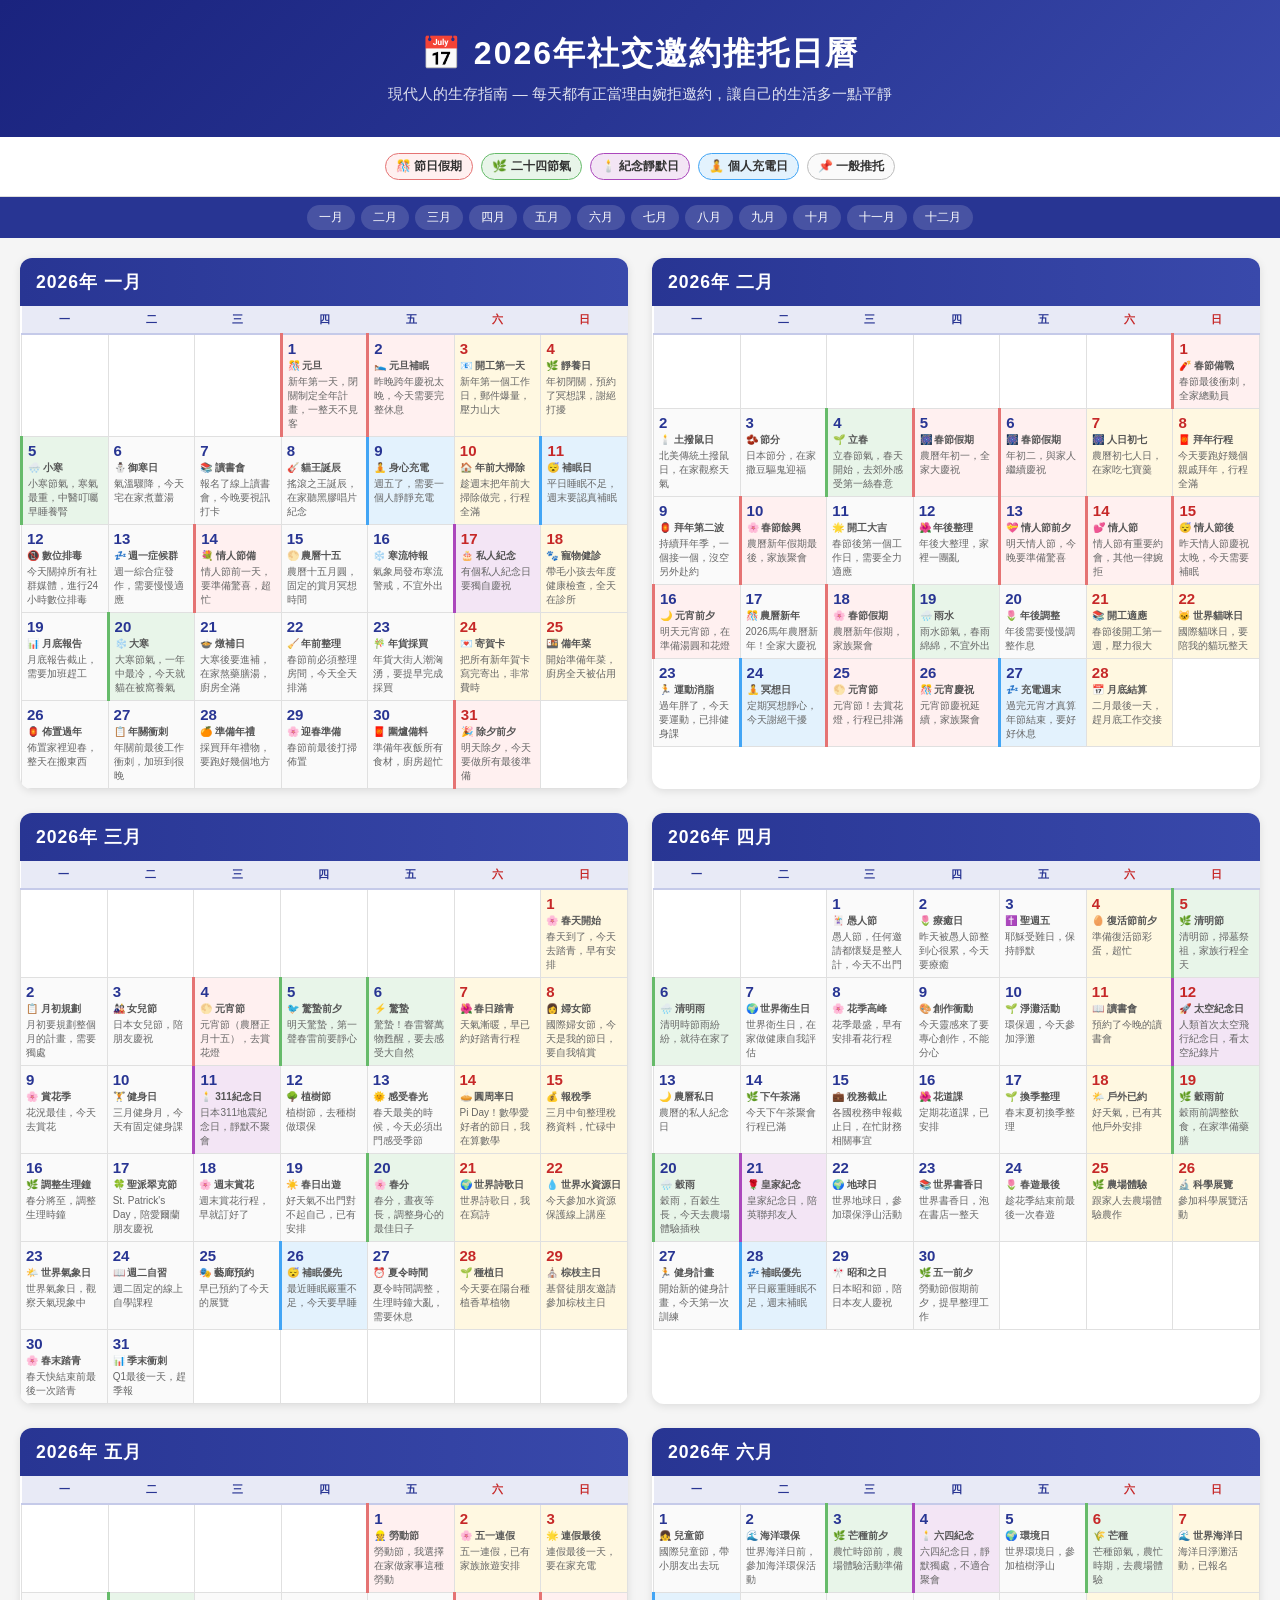
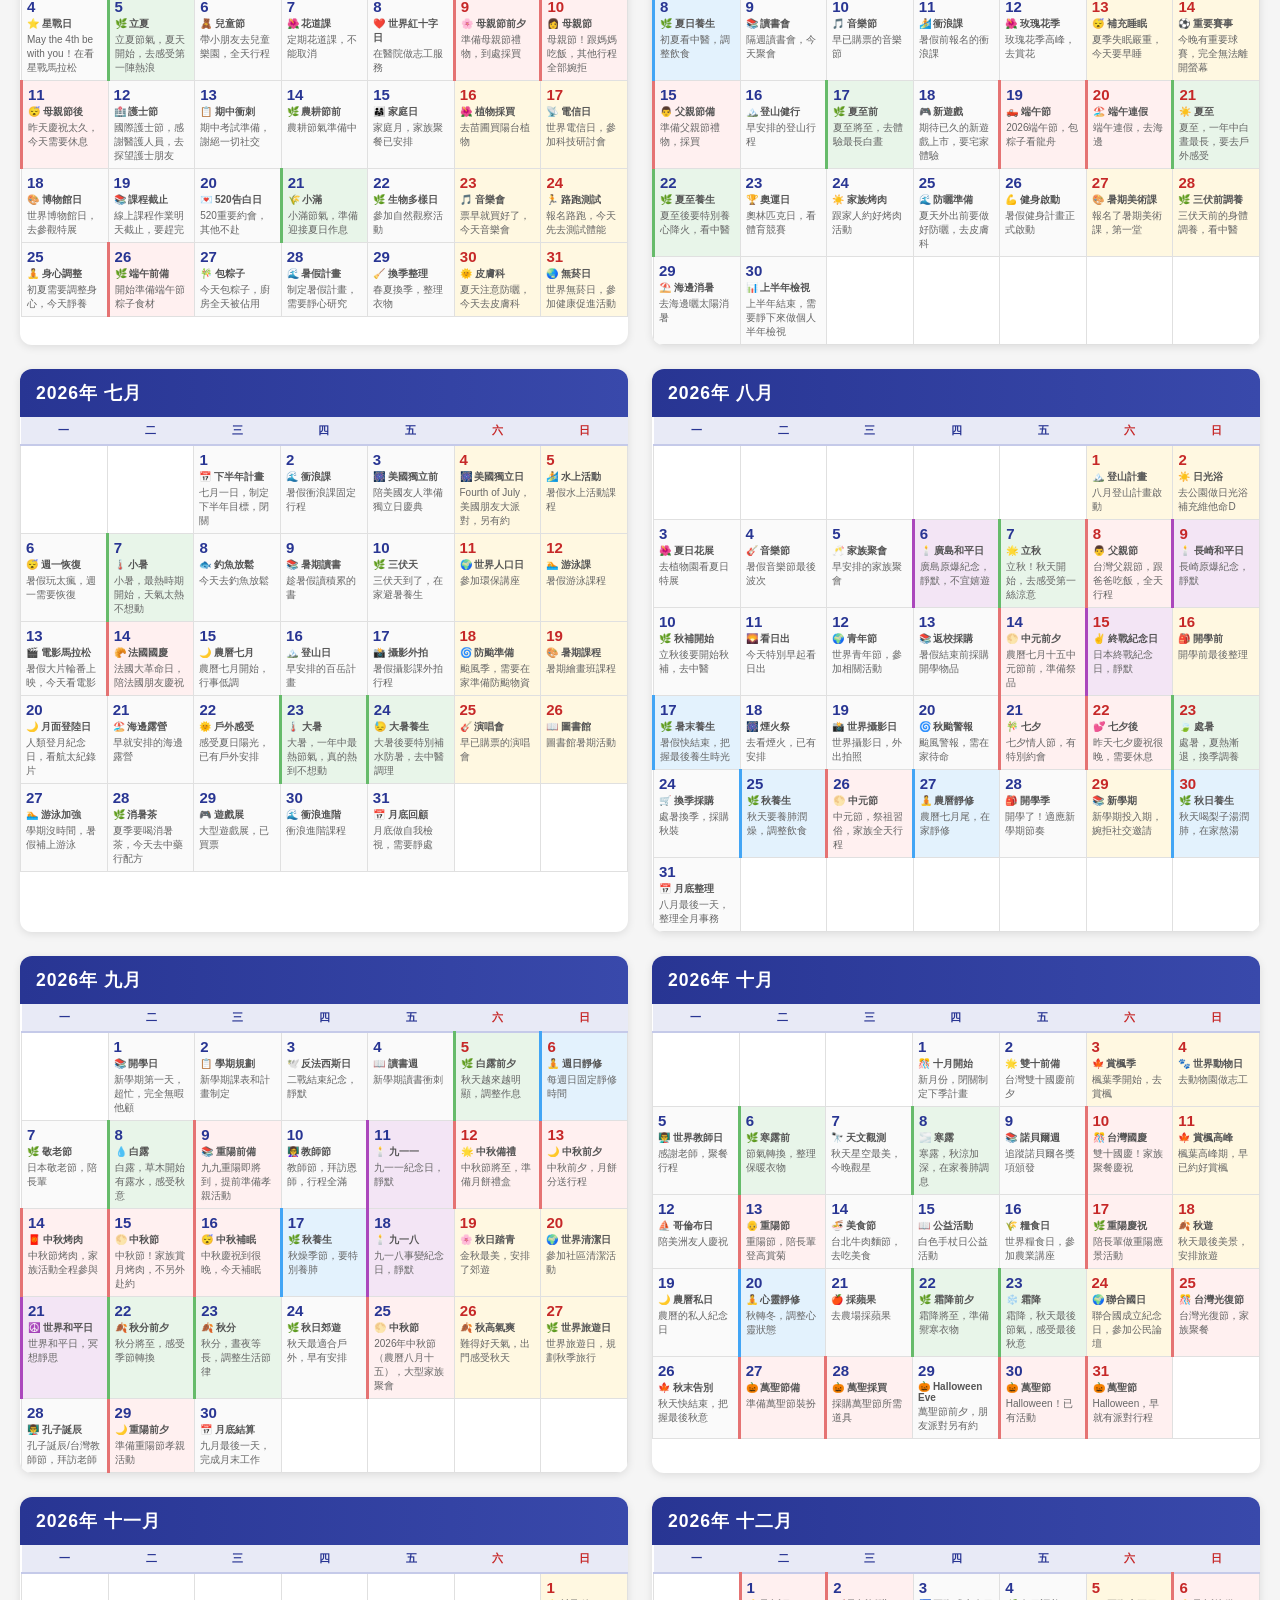
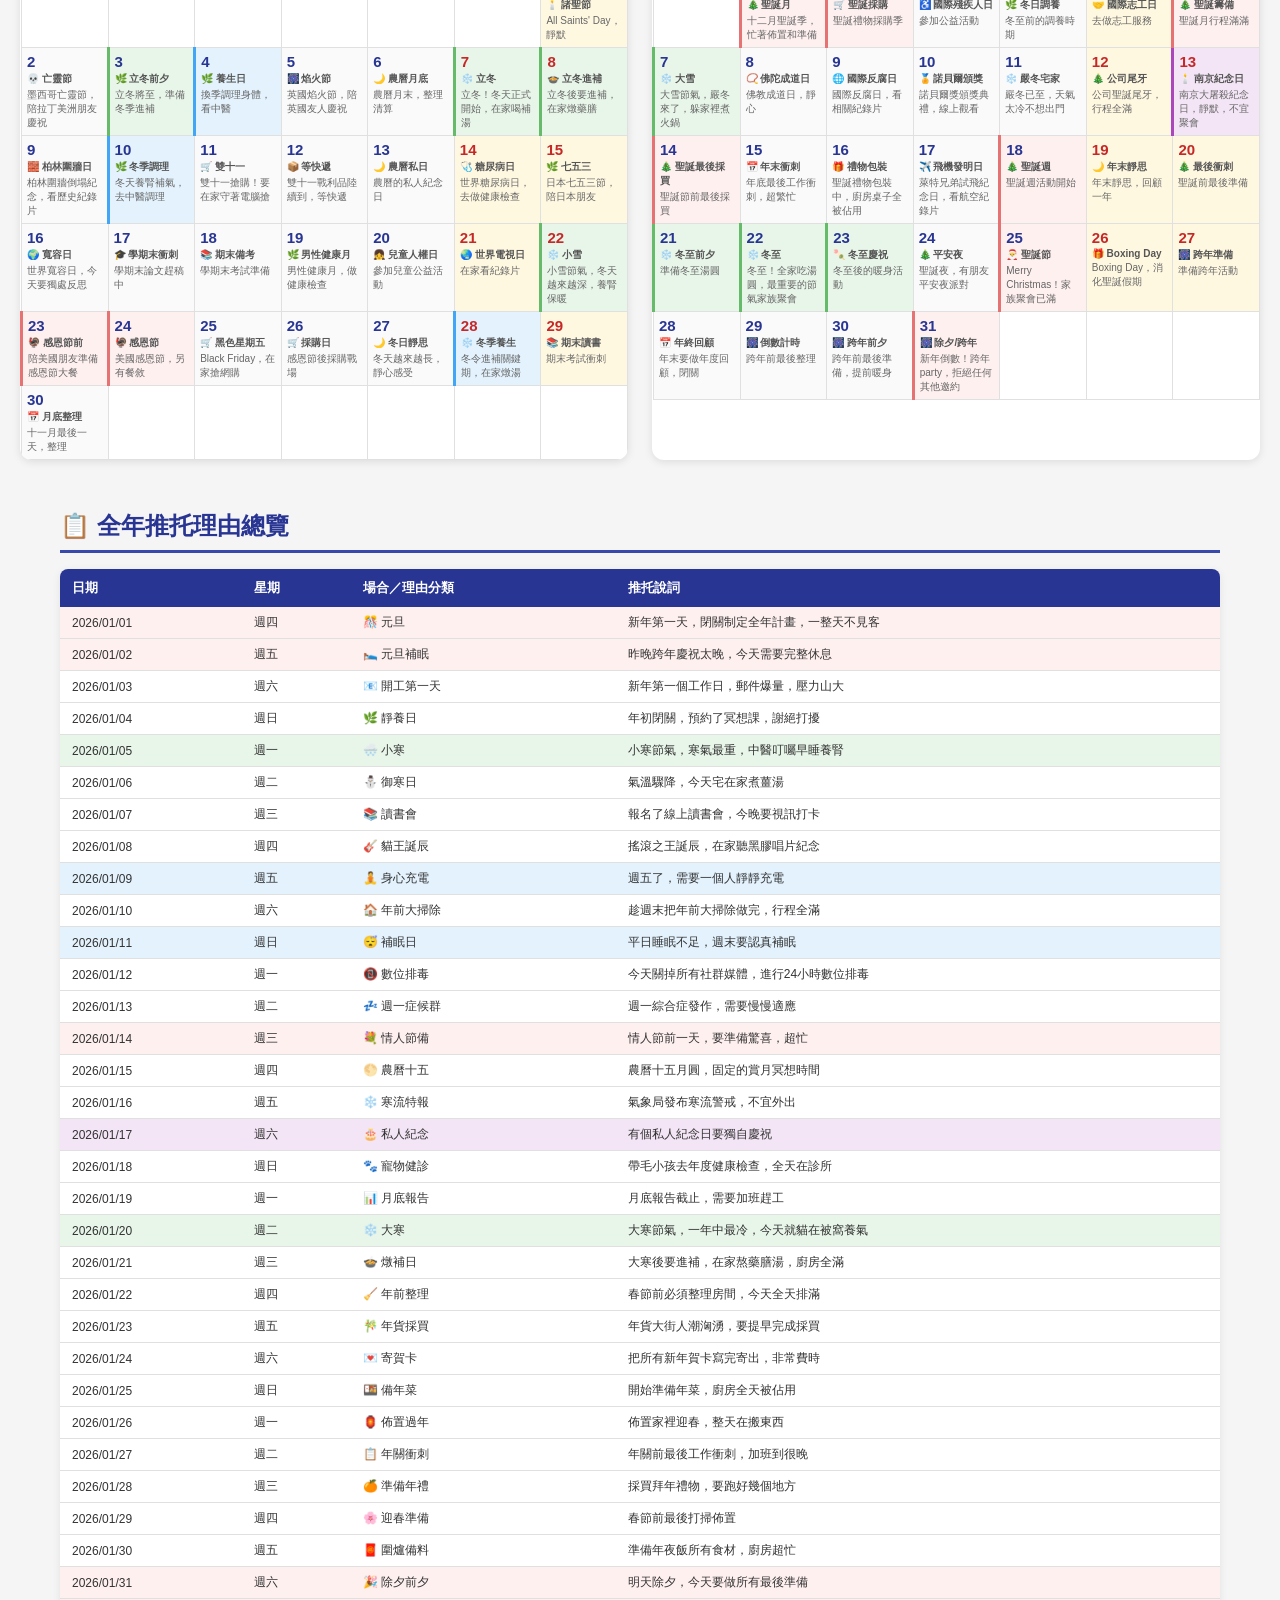
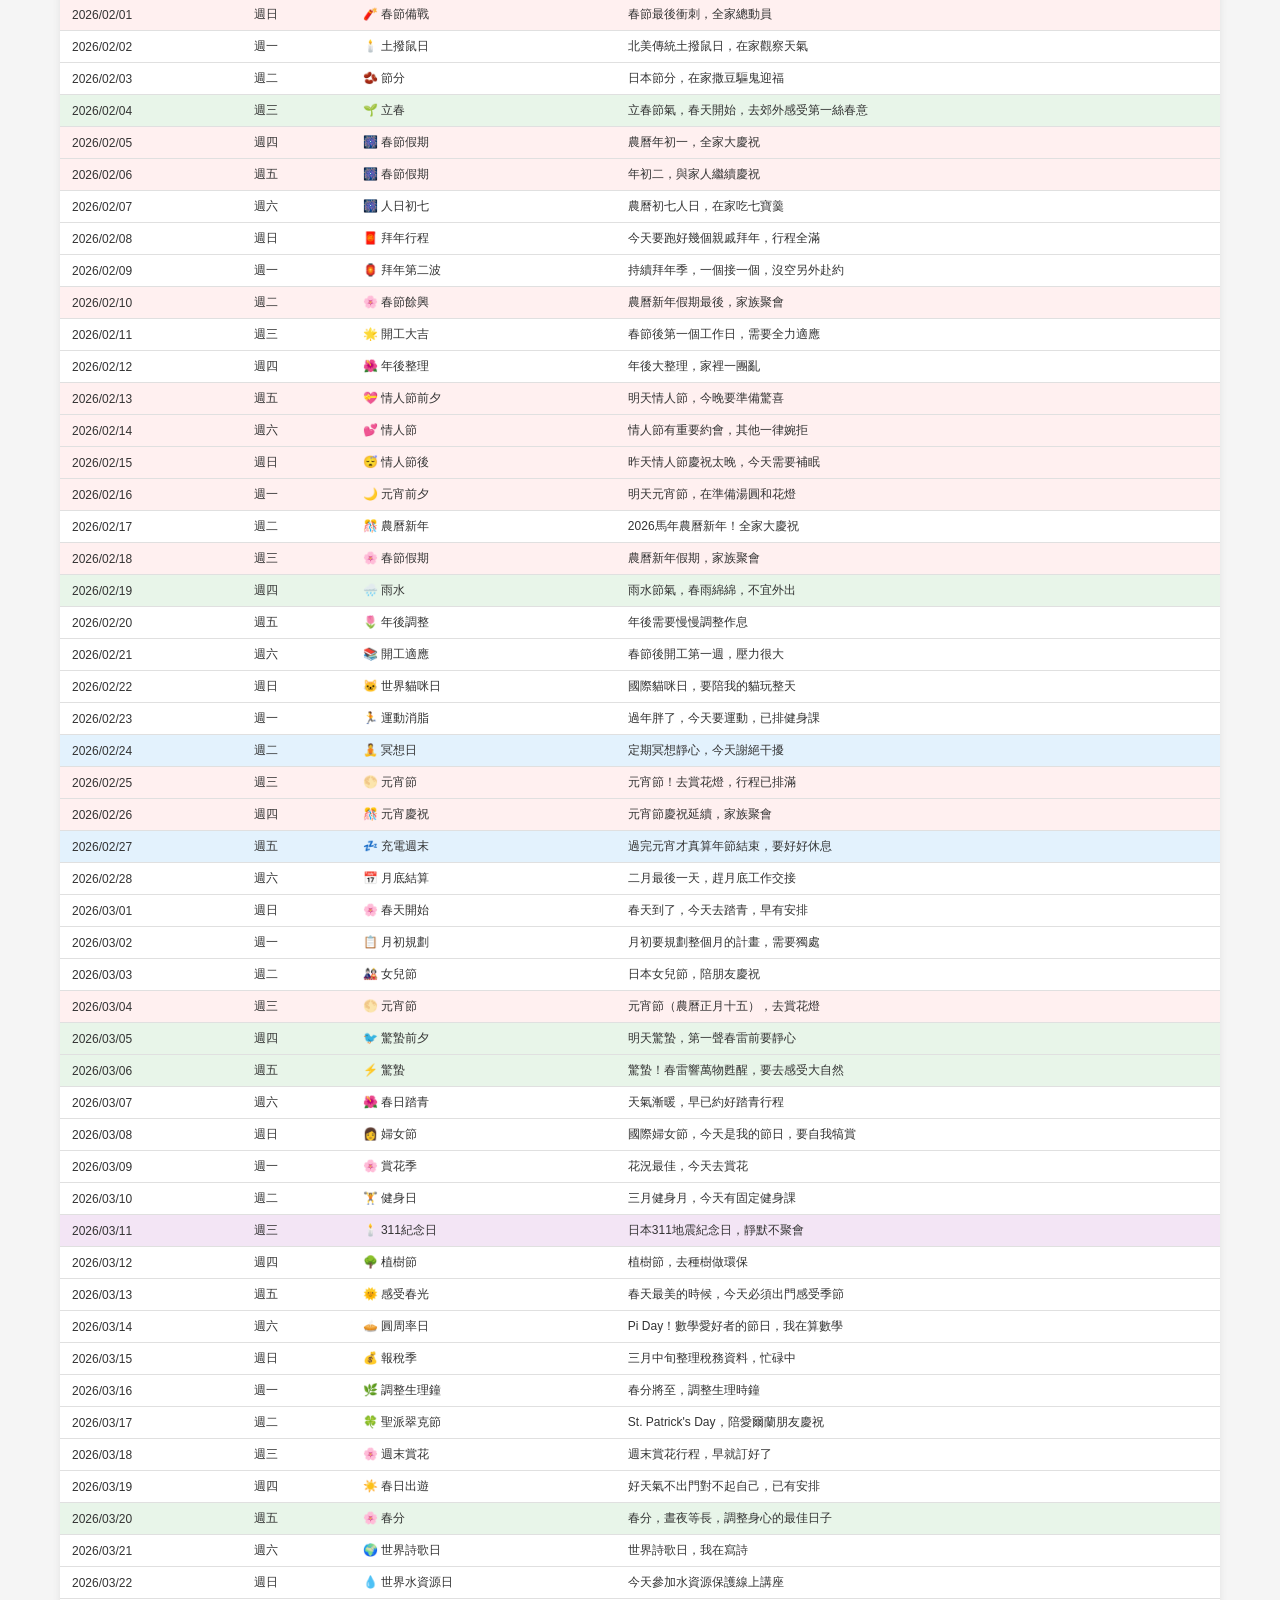
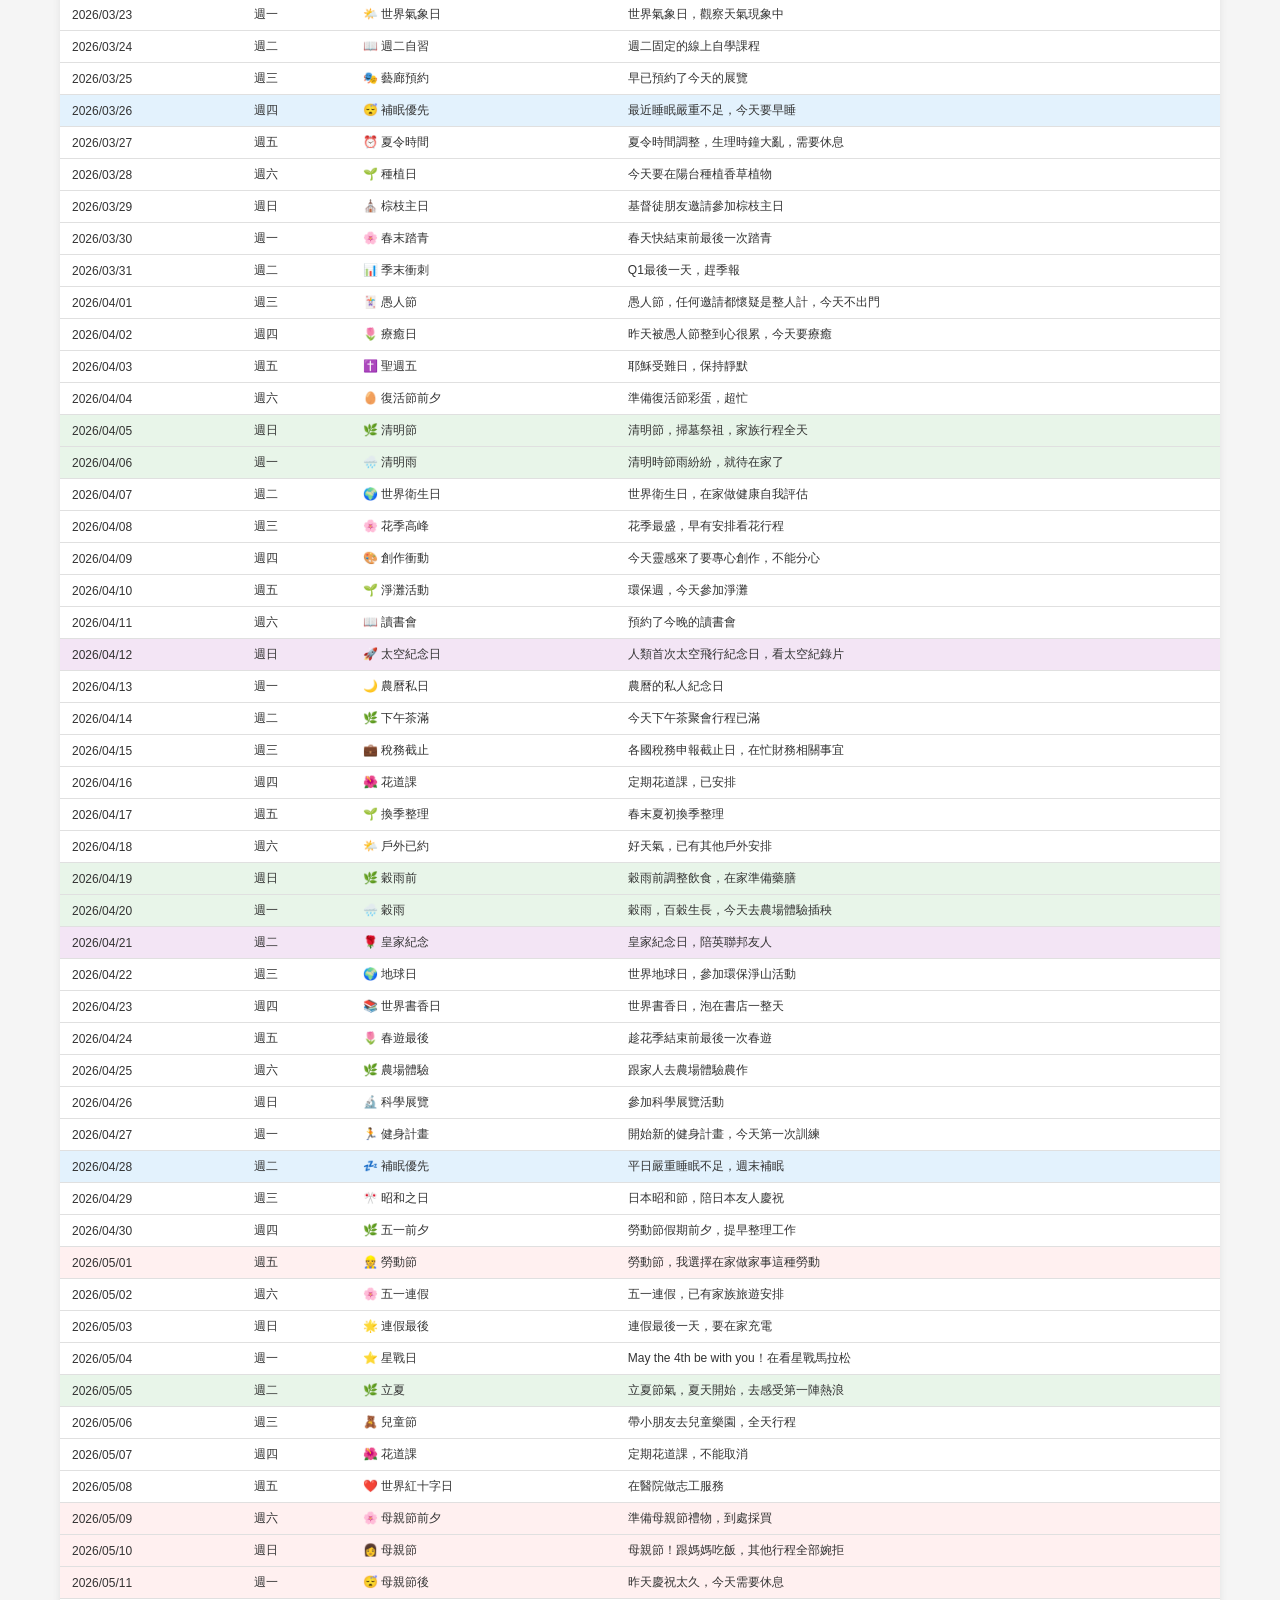
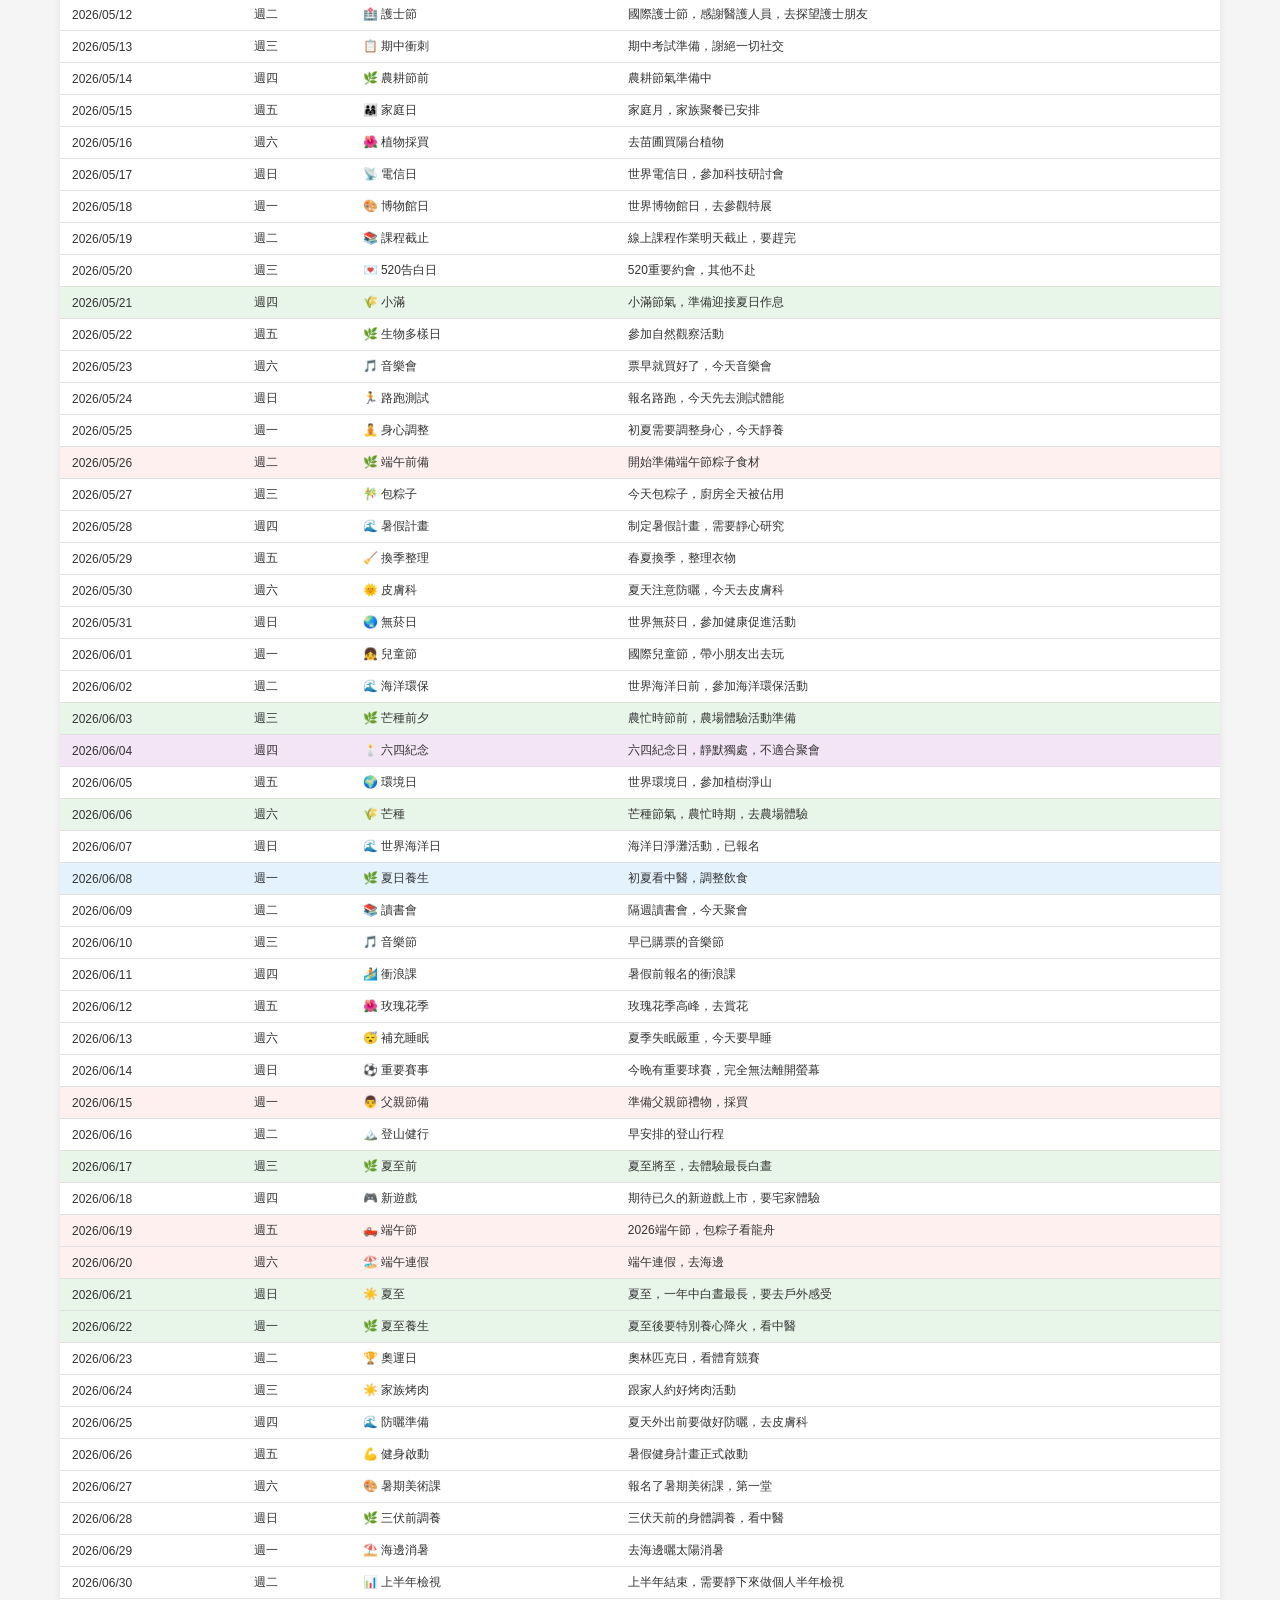
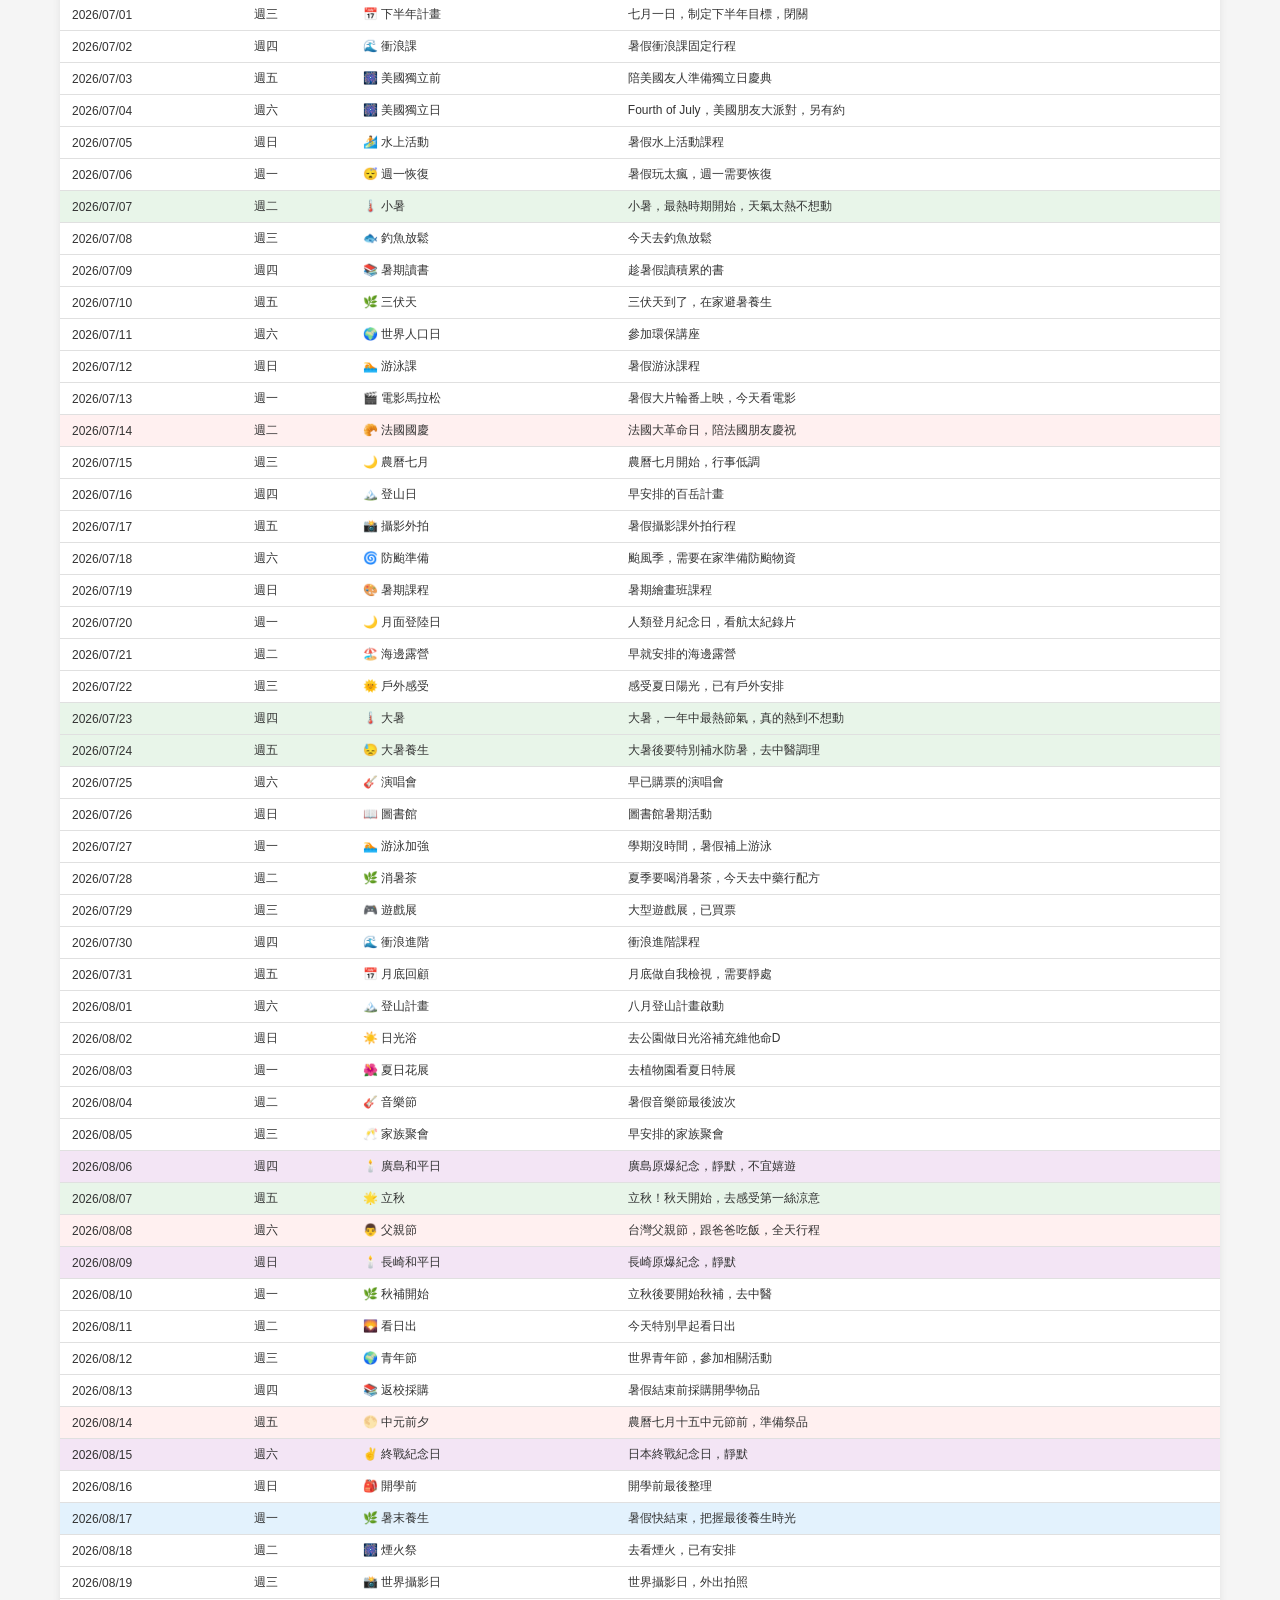
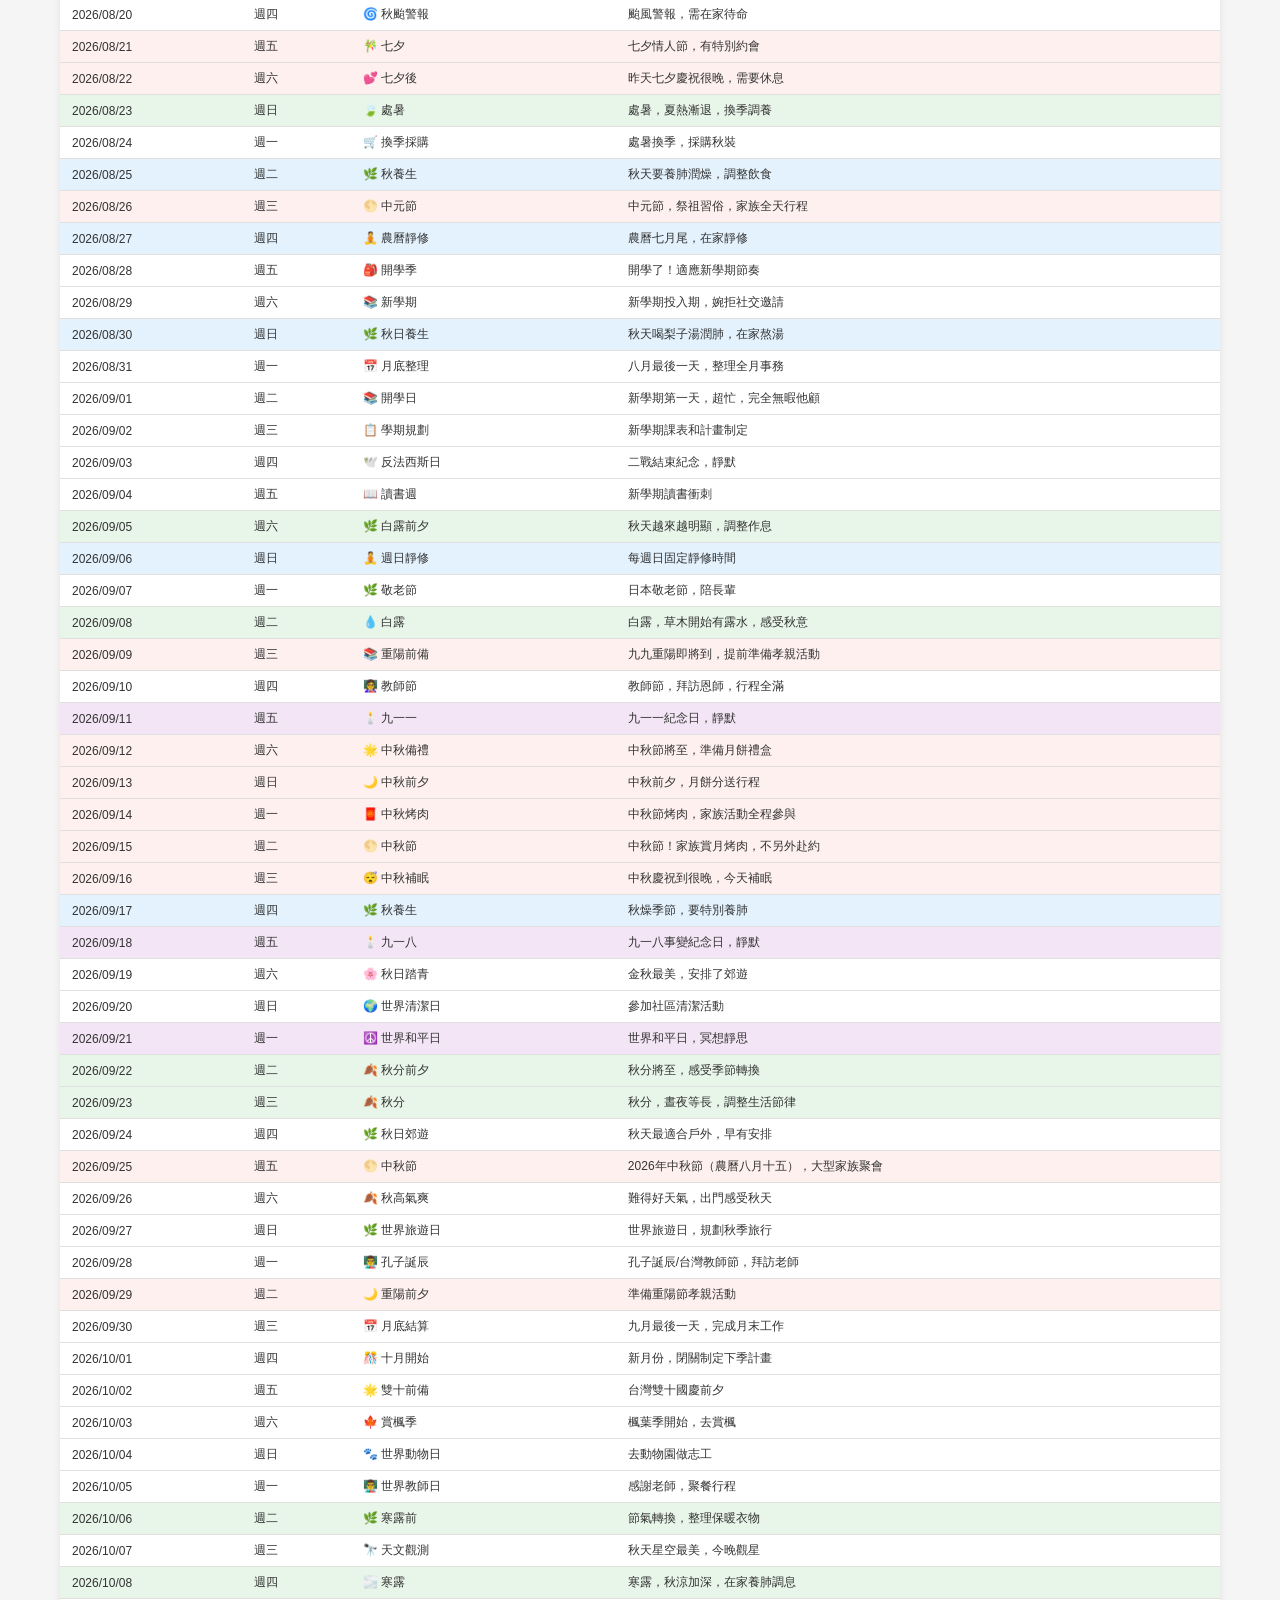
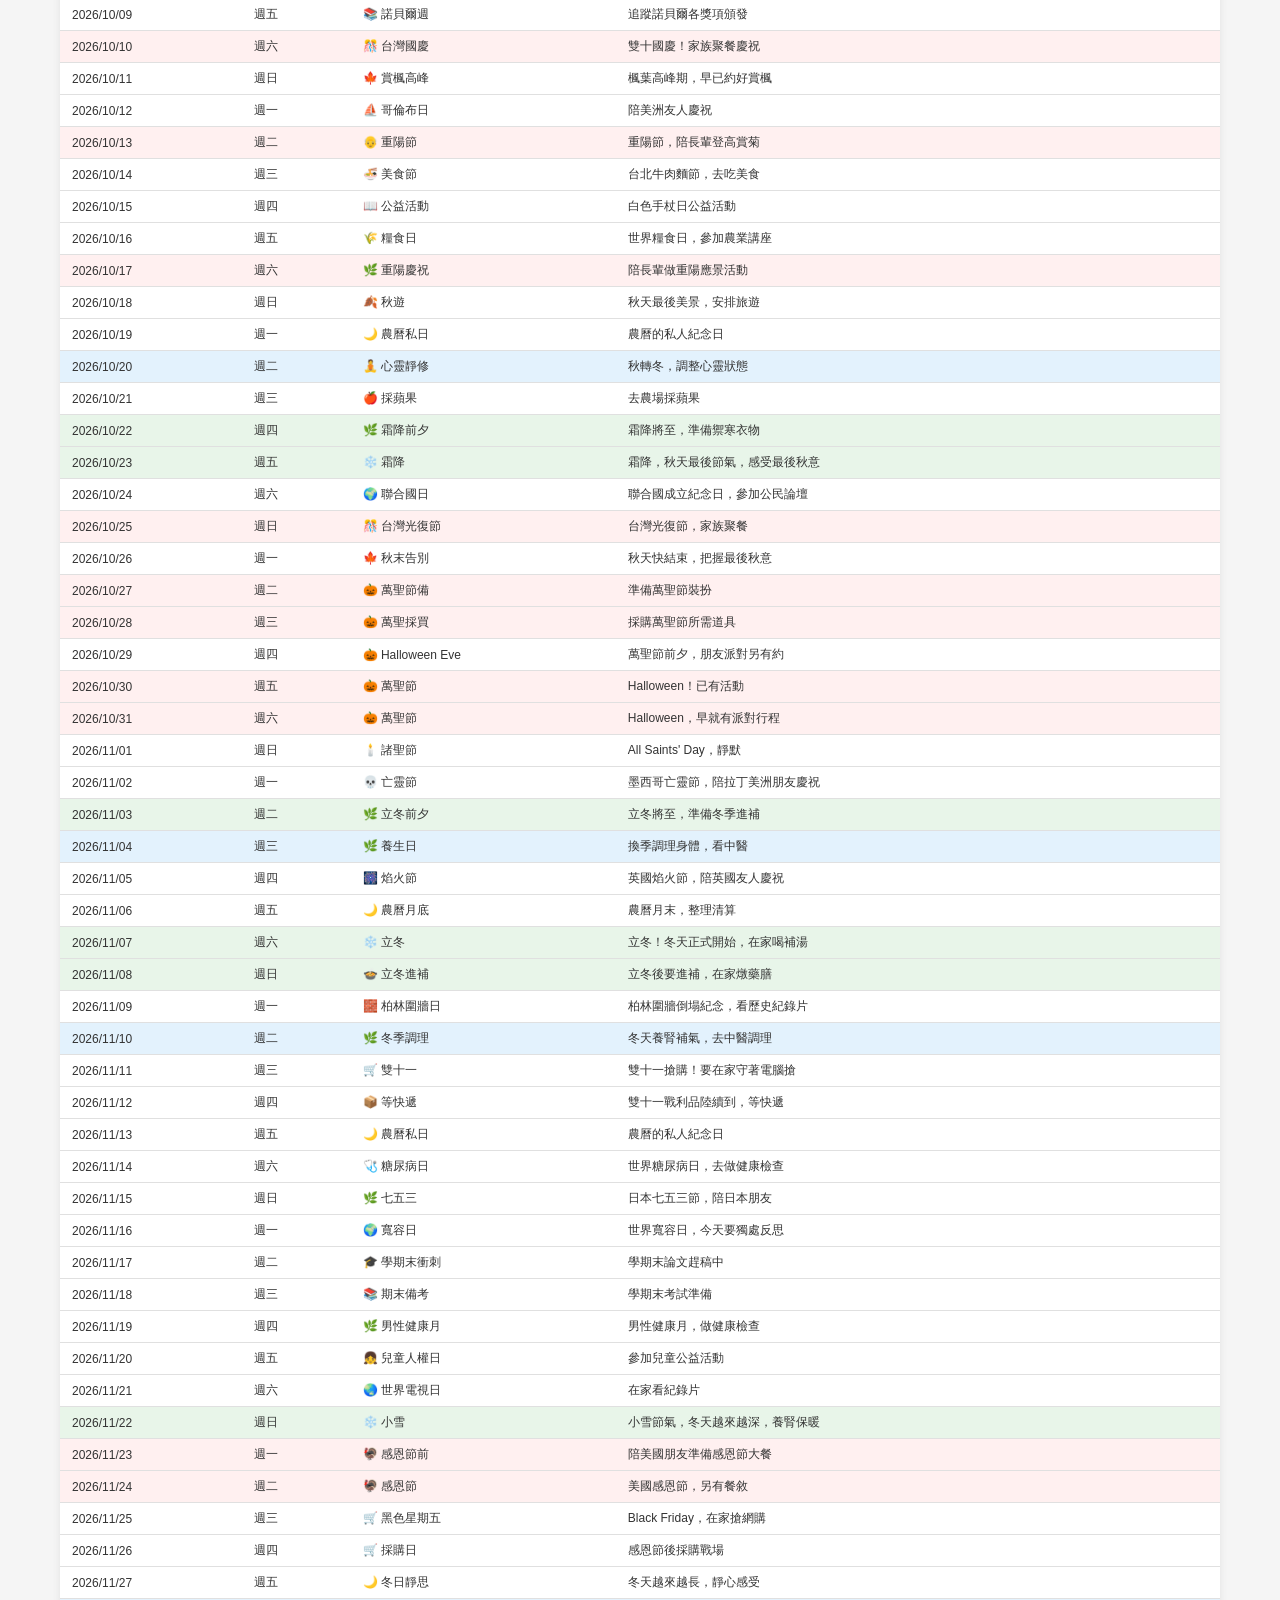
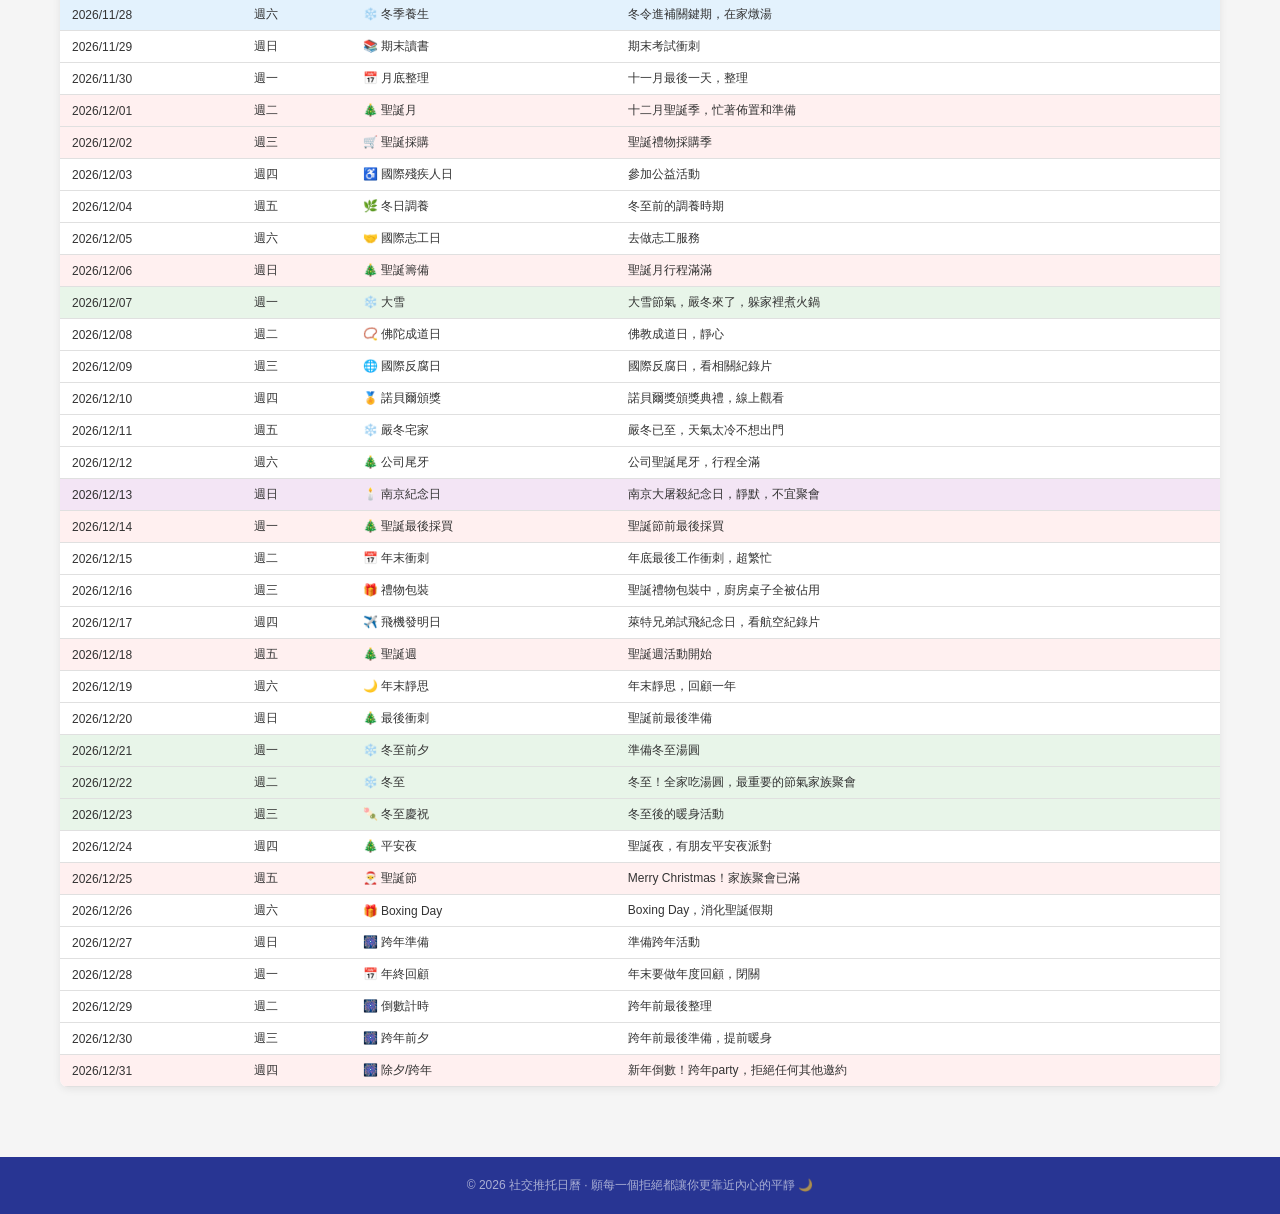
<file: calendar_2026.html>
<!DOCTYPE html>
<html lang="zh-TW">
<head>
<meta charset="UTF-8">
<meta name="viewport" content="width=device-width, initial-scale=1.0">
<title>2026年社交邀約推托日曆</title>
<style>
  :root {
    --holiday: #fff0f0;
    --holiday-border: #e57373;
    --jieqi: #e8f5e9;
    --jieqi-border: #66bb6a;
    --memorial: #f3e5f5;
    --memorial-border: #ab47bc;
    --personal: #e3f2fd;
    --personal-border: #42a5f5;
    --regular-bg: #fafafa;
    --weekend-bg: #fff8e1;
    --font: 'Segoe UI', 'Noto Sans TC', sans-serif;
  }
  * { box-sizing: border-box; margin: 0; padding: 0; }
  body {
    font-family: var(--font);
    background: #f5f5f5;
    color: #333;
    font-size: 13px;
  }
  header {
    background: linear-gradient(135deg, #1a237e 0%, #283593 50%, #3949ab 100%);
    color: white;
    text-align: center;
    padding: 32px 16px;
  }
  header h1 { font-size: 2rem; margin-bottom: 8px; letter-spacing: 2px; }
  header p { opacity: 0.85; font-size: 0.95rem; }
  .legend {
    display: flex; flex-wrap: wrap; gap: 8px;
    justify-content: center; padding: 16px;
    background: white; border-bottom: 1px solid #ddd;
  }
  .legend-item {
    display: flex; align-items: center; gap: 6px;
    padding: 4px 10px; border-radius: 20px;
    font-size: 12px; font-weight: 600;
  }
  .legend-item.holiday   { background: var(--holiday);   border: 1.5px solid var(--holiday-border); }
  .legend-item.節氣      { background: var(--jieqi);     border: 1.5px solid var(--jieqi-border); }
  .legend-item.memorial  { background: var(--memorial);  border: 1.5px solid var(--memorial-border); }
  .legend-item.personal  { background: var(--personal);  border: 1.5px solid var(--personal-border); }
  .legend-item.regular   { background: var(--regular-bg); border: 1.5px solid #bdbdbd; }

  .nav {
    position: sticky; top: 0; z-index: 100;
    background: #283593; padding: 8px 16px;
    display: flex; flex-wrap: wrap; gap: 6px; justify-content: center;
  }
  .nav-link {
    color: white; text-decoration: none; font-size: 12px;
    padding: 4px 12px; border-radius: 16px;
    background: rgba(255,255,255,0.15);
    transition: background 0.2s;
  }
  .nav-link:hover { background: rgba(255,255,255,0.35); }

  .calendar-grid {
    max-width: 1400px; margin: 0 auto; padding: 20px;
    display: grid; grid-template-columns: repeat(auto-fill, minmax(420px, 1fr));
    gap: 24px;
  }
  .month-block {
    background: white; border-radius: 12px;
    box-shadow: 0 2px 8px rgba(0,0,0,0.1);
    overflow: hidden;
  }
  .month-title {
    background: linear-gradient(90deg, #283593, #3949ab);
    color: white; padding: 12px 16px;
    font-size: 1.1rem; letter-spacing: 1px;
  }
  .cal-table { width: 100%; border-collapse: collapse; }
  .cal-table thead th {
    background: #e8eaf6; color: #283593;
    padding: 6px; text-align: center;
    font-size: 11px; font-weight: 700;
    border-bottom: 2px solid #c5cae9;
  }
  .cal-table thead th.weekend-th { color: #c62828; }
  .cal-table td { vertical-align: top; border: 1px solid #e0e0e0; }
  .day-cell {
    padding: 5px; min-height: 80px; width: 14.28%;
    background: var(--regular-bg);
    transition: box-shadow 0.15s;
    cursor: default;
  }
  .day-cell:hover { box-shadow: inset 0 0 0 2px #3949ab; z-index: 1; position: relative; }
  .day-cell.weekend  { background: var(--weekend-bg); }
  .day-cell.holiday  { background: var(--holiday); border-left: 3px solid var(--holiday-border); }
  .day-cell.節氣     { background: var(--jieqi);   border-left: 3px solid var(--jieqi-border); }
  .day-cell.memorial { background: var(--memorial); border-left: 3px solid var(--memorial-border); }
  .day-cell.personal { background: var(--personal); border-left: 3px solid var(--personal-border); }
  .day-cell.empty    { background: #f9f9f9; min-height: 80px; }
  .day-num { font-size: 15px; font-weight: 700; color: #283593; margin-bottom: 2px; }
  .day-cell.weekend .day-num { color: #c62828; }
  .day-tag { font-size: 10px; font-weight: 600; color: #555; margin-bottom: 2px; }
  .day-excuse { font-size: 10px; color: #666; line-height: 1.4; }

  /* Summary table */
  .summary-section {
    max-width: 1200px; margin: 30px auto; padding: 0 20px 40px;
  }
  .summary-section h2 {
    font-size: 1.5rem; color: #283593;
    margin-bottom: 16px; padding-bottom: 8px;
    border-bottom: 3px solid #3949ab;
  }
  .summary-table { width: 100%; border-collapse: collapse; background: white;
    border-radius: 8px; overflow: hidden;
    box-shadow: 0 2px 8px rgba(0,0,0,0.08);
  }
  .summary-table th {
    background: #283593; color: white;
    padding: 10px 12px; text-align: left; font-size: 13px;
  }
  .summary-table td { padding: 7px 12px; border-bottom: 1px solid #e0e0e0; font-size: 12px; }
  .summary-table tr.holiday  td { background: var(--holiday); }
  .summary-table tr.節氣     td { background: var(--jieqi); }
  .summary-table tr.memorial td { background: var(--memorial); }
  .summary-table tr.personal td { background: var(--personal); }
  .summary-table tr:hover td { filter: brightness(0.96); }

  footer {
    text-align: center; padding: 20px;
    color: #999; font-size: 12px;
    background: #283593; color: rgba(255,255,255,0.6);
  }

  @media print {
    .nav { display: none; }
    .month-block { break-inside: avoid; box-shadow: none; border: 1px solid #ccc; }
    .calendar-grid { grid-template-columns: repeat(2, 1fr); gap: 12px; padding: 8px; }
    header { padding: 16px; }
    .summary-section { page-break-before: always; }
    body { font-size: 11px; }
    .day-cell { min-height: 60px; padding: 3px; }
    .day-num { font-size: 12px; }
    .day-tag { font-size: 8px; }
    .day-excuse { font-size: 8px; }
  }
</style>
</head>
<body>

<header>
  <h1>📅 2026年社交邀約推托日曆</h1>
  <p>現代人的生存指南 — 每天都有正當理由婉拒邀約，讓自己的生活多一點平靜</p>
</header>

<div class="legend">
  <div class="legend-item holiday">🎊 節日假期</div>
  <div class="legend-item 節氣">🌿 二十四節氣</div>
  <div class="legend-item memorial">🕯️ 紀念靜默日</div>
  <div class="legend-item personal">🧘 個人充電日</div>
  <div class="legend-item regular">📌 一般推托</div>
</div>

<nav class="nav"><a href="#month-1" class="nav-link">一月</a><a href="#month-2" class="nav-link">二月</a><a href="#month-3" class="nav-link">三月</a><a href="#month-4" class="nav-link">四月</a><a href="#month-5" class="nav-link">五月</a><a href="#month-6" class="nav-link">六月</a><a href="#month-7" class="nav-link">七月</a><a href="#month-8" class="nav-link">八月</a><a href="#month-9" class="nav-link">九月</a><a href="#month-10" class="nav-link">十月</a><a href="#month-11" class="nav-link">十一月</a><a href="#month-12" class="nav-link">十二月</a></nav>

<div class="calendar-grid">

        <div class="month-block" id="month-1">
            <h2 class="month-title">2026年 一月</h2>
            <table class="cal-table">
                <thead>
                    <tr>
                        <th class="">一</th><th class="">二</th><th class="">三</th><th class="">四</th><th class="">五</th><th class="weekend-th">六</th><th class="weekend-th">日</th>
                    </tr>
                </thead>
                <tbody>
                    <tr><td class="empty"></td><td class="empty"></td><td class="empty"></td><td class="day-cell holiday" data-date="2026-01-01"><div class="day-num">1</div><div class="day-tag">🎊 元旦</div><div class="day-excuse">新年第一天，閉關制定全年計畫，一整天不見客</div></td><td class="day-cell holiday" data-date="2026-01-02"><div class="day-num">2</div><div class="day-tag">🛌 元旦補眠</div><div class="day-excuse">昨晚跨年慶祝太晚，今天需要完整休息</div></td><td class="day-cell regular weekend" data-date="2026-01-03"><div class="day-num">3</div><div class="day-tag">📧 開工第一天</div><div class="day-excuse">新年第一個工作日，郵件爆量，壓力山大</div></td><td class="day-cell regular weekend" data-date="2026-01-04"><div class="day-num">4</div><div class="day-tag">🌿 靜養日</div><div class="day-excuse">年初閉關，預約了冥想課，謝絕打擾</div></td></tr><tr><td class="day-cell 節氣" data-date="2026-01-05"><div class="day-num">5</div><div class="day-tag">🌨️ 小寒</div><div class="day-excuse">小寒節氣，寒氣最重，中醫叮囑早睡養腎</div></td><td class="day-cell regular" data-date="2026-01-06"><div class="day-num">6</div><div class="day-tag">⛄ 御寒日</div><div class="day-excuse">氣溫驟降，今天宅在家煮薑湯</div></td><td class="day-cell regular" data-date="2026-01-07"><div class="day-num">7</div><div class="day-tag">📚 讀書會</div><div class="day-excuse">報名了線上讀書會，今晚要視訊打卡</div></td><td class="day-cell regular" data-date="2026-01-08"><div class="day-num">8</div><div class="day-tag">🎸 貓王誕辰</div><div class="day-excuse">搖滾之王誕辰，在家聽黑膠唱片紀念</div></td><td class="day-cell personal" data-date="2026-01-09"><div class="day-num">9</div><div class="day-tag">🧘 身心充電</div><div class="day-excuse">週五了，需要一個人靜靜充電</div></td><td class="day-cell regular weekend" data-date="2026-01-10"><div class="day-num">10</div><div class="day-tag">🏠 年前大掃除</div><div class="day-excuse">趁週末把年前大掃除做完，行程全滿</div></td><td class="day-cell personal weekend" data-date="2026-01-11"><div class="day-num">11</div><div class="day-tag">😴 補眠日</div><div class="day-excuse">平日睡眠不足，週末要認真補眠</div></td></tr><tr><td class="day-cell regular" data-date="2026-01-12"><div class="day-num">12</div><div class="day-tag">📵 數位排毒</div><div class="day-excuse">今天關掉所有社群媒體，進行24小時數位排毒</div></td><td class="day-cell regular" data-date="2026-01-13"><div class="day-num">13</div><div class="day-tag">💤 週一症候群</div><div class="day-excuse">週一綜合症發作，需要慢慢適應</div></td><td class="day-cell holiday" data-date="2026-01-14"><div class="day-num">14</div><div class="day-tag">💐 情人節備</div><div class="day-excuse">情人節前一天，要準備驚喜，超忙</div></td><td class="day-cell regular" data-date="2026-01-15"><div class="day-num">15</div><div class="day-tag">🌕 農曆十五</div><div class="day-excuse">農曆十五月圓，固定的賞月冥想時間</div></td><td class="day-cell regular" data-date="2026-01-16"><div class="day-num">16</div><div class="day-tag">❄️ 寒流特報</div><div class="day-excuse">氣象局發布寒流警戒，不宜外出</div></td><td class="day-cell memorial weekend" data-date="2026-01-17"><div class="day-num">17</div><div class="day-tag">🎂 私人紀念</div><div class="day-excuse">有個私人紀念日要獨自慶祝</div></td><td class="day-cell regular weekend" data-date="2026-01-18"><div class="day-num">18</div><div class="day-tag">🐾 寵物健診</div><div class="day-excuse">帶毛小孩去年度健康檢查，全天在診所</div></td></tr><tr><td class="day-cell regular" data-date="2026-01-19"><div class="day-num">19</div><div class="day-tag">📊 月底報告</div><div class="day-excuse">月底報告截止，需要加班趕工</div></td><td class="day-cell 節氣" data-date="2026-01-20"><div class="day-num">20</div><div class="day-tag">❄️ 大寒</div><div class="day-excuse">大寒節氣，一年中最冷，今天就貓在被窩養氣</div></td><td class="day-cell regular" data-date="2026-01-21"><div class="day-num">21</div><div class="day-tag">🍲 燉補日</div><div class="day-excuse">大寒後要進補，在家熬藥膳湯，廚房全滿</div></td><td class="day-cell regular" data-date="2026-01-22"><div class="day-num">22</div><div class="day-tag">🧹 年前整理</div><div class="day-excuse">春節前必須整理房間，今天全天排滿</div></td><td class="day-cell regular" data-date="2026-01-23"><div class="day-num">23</div><div class="day-tag">🎋 年貨採買</div><div class="day-excuse">年貨大街人潮洶湧，要提早完成採買</div></td><td class="day-cell regular weekend" data-date="2026-01-24"><div class="day-num">24</div><div class="day-tag">💌 寄賀卡</div><div class="day-excuse">把所有新年賀卡寫完寄出，非常費時</div></td><td class="day-cell regular weekend" data-date="2026-01-25"><div class="day-num">25</div><div class="day-tag">🍱 備年菜</div><div class="day-excuse">開始準備年菜，廚房全天被佔用</div></td></tr><tr><td class="day-cell regular" data-date="2026-01-26"><div class="day-num">26</div><div class="day-tag">🏮 佈置過年</div><div class="day-excuse">佈置家裡迎春，整天在搬東西</div></td><td class="day-cell regular" data-date="2026-01-27"><div class="day-num">27</div><div class="day-tag">📋 年關衝刺</div><div class="day-excuse">年關前最後工作衝刺，加班到很晚</div></td><td class="day-cell regular" data-date="2026-01-28"><div class="day-num">28</div><div class="day-tag">🍊 準備年禮</div><div class="day-excuse">採買拜年禮物，要跑好幾個地方</div></td><td class="day-cell regular" data-date="2026-01-29"><div class="day-num">29</div><div class="day-tag">🌸 迎春準備</div><div class="day-excuse">春節前最後打掃佈置</div></td><td class="day-cell regular" data-date="2026-01-30"><div class="day-num">30</div><div class="day-tag">🧧 圍爐備料</div><div class="day-excuse">準備年夜飯所有食材，廚房超忙</div></td><td class="day-cell holiday weekend" data-date="2026-01-31"><div class="day-num">31</div><div class="day-tag">🎉 除夕前夕</div><div class="day-excuse">明天除夕，今天要做所有最後準備</div></td><td class="empty"></td></tr>
                </tbody>
            </table>
        </div>
        <div class="month-block" id="month-2">
            <h2 class="month-title">2026年 二月</h2>
            <table class="cal-table">
                <thead>
                    <tr>
                        <th class="">一</th><th class="">二</th><th class="">三</th><th class="">四</th><th class="">五</th><th class="weekend-th">六</th><th class="weekend-th">日</th>
                    </tr>
                </thead>
                <tbody>
                    <tr><td class="empty"></td><td class="empty"></td><td class="empty"></td><td class="empty"></td><td class="empty"></td><td class="empty"></td><td class="day-cell holiday weekend" data-date="2026-02-01"><div class="day-num">1</div><div class="day-tag">🧨 春節備戰</div><div class="day-excuse">春節最後衝刺，全家總動員</div></td></tr><tr><td class="day-cell regular" data-date="2026-02-02"><div class="day-num">2</div><div class="day-tag">🕯️ 土撥鼠日</div><div class="day-excuse">北美傳統土撥鼠日，在家觀察天氣</div></td><td class="day-cell regular" data-date="2026-02-03"><div class="day-num">3</div><div class="day-tag">🫘 節分</div><div class="day-excuse">日本節分，在家撒豆驅鬼迎福</div></td><td class="day-cell 節氣" data-date="2026-02-04"><div class="day-num">4</div><div class="day-tag">🌱 立春</div><div class="day-excuse">立春節氣，春天開始，去郊外感受第一絲春意</div></td><td class="day-cell holiday" data-date="2026-02-05"><div class="day-num">5</div><div class="day-tag">🎆 春節假期</div><div class="day-excuse">農曆年初一，全家大慶祝</div></td><td class="day-cell holiday" data-date="2026-02-06"><div class="day-num">6</div><div class="day-tag">🎆 春節假期</div><div class="day-excuse">年初二，與家人繼續慶祝</div></td><td class="day-cell regular weekend" data-date="2026-02-07"><div class="day-num">7</div><div class="day-tag">🎆 人日初七</div><div class="day-excuse">農曆初七人日，在家吃七寶羹</div></td><td class="day-cell regular weekend" data-date="2026-02-08"><div class="day-num">8</div><div class="day-tag">🧧 拜年行程</div><div class="day-excuse">今天要跑好幾個親戚拜年，行程全滿</div></td></tr><tr><td class="day-cell regular" data-date="2026-02-09"><div class="day-num">9</div><div class="day-tag">🏮 拜年第二波</div><div class="day-excuse">持續拜年季，一個接一個，沒空另外赴約</div></td><td class="day-cell holiday" data-date="2026-02-10"><div class="day-num">10</div><div class="day-tag">🌸 春節餘興</div><div class="day-excuse">農曆新年假期最後，家族聚會</div></td><td class="day-cell regular" data-date="2026-02-11"><div class="day-num">11</div><div class="day-tag">🌟 開工大吉</div><div class="day-excuse">春節後第一個工作日，需要全力適應</div></td><td class="day-cell regular" data-date="2026-02-12"><div class="day-num">12</div><div class="day-tag">🌺 年後整理</div><div class="day-excuse">年後大整理，家裡一團亂</div></td><td class="day-cell holiday" data-date="2026-02-13"><div class="day-num">13</div><div class="day-tag">💝 情人節前夕</div><div class="day-excuse">明天情人節，今晚要準備驚喜</div></td><td class="day-cell holiday weekend" data-date="2026-02-14"><div class="day-num">14</div><div class="day-tag">💕 情人節</div><div class="day-excuse">情人節有重要約會，其他一律婉拒</div></td><td class="day-cell holiday weekend" data-date="2026-02-15"><div class="day-num">15</div><div class="day-tag">😴 情人節後</div><div class="day-excuse">昨天情人節慶祝太晚，今天需要補眠</div></td></tr><tr><td class="day-cell holiday" data-date="2026-02-16"><div class="day-num">16</div><div class="day-tag">🌙 元宵前夕</div><div class="day-excuse">明天元宵節，在準備湯圓和花燈</div></td><td class="day-cell regular" data-date="2026-02-17"><div class="day-num">17</div><div class="day-tag">🎊 農曆新年</div><div class="day-excuse">2026馬年農曆新年！全家大慶祝</div></td><td class="day-cell holiday" data-date="2026-02-18"><div class="day-num">18</div><div class="day-tag">🌸 春節假期</div><div class="day-excuse">農曆新年假期，家族聚會</div></td><td class="day-cell 節氣" data-date="2026-02-19"><div class="day-num">19</div><div class="day-tag">🌧️ 雨水</div><div class="day-excuse">雨水節氣，春雨綿綿，不宜外出</div></td><td class="day-cell regular" data-date="2026-02-20"><div class="day-num">20</div><div class="day-tag">🌷 年後調整</div><div class="day-excuse">年後需要慢慢調整作息</div></td><td class="day-cell regular weekend" data-date="2026-02-21"><div class="day-num">21</div><div class="day-tag">📚 開工適應</div><div class="day-excuse">春節後開工第一週，壓力很大</div></td><td class="day-cell regular weekend" data-date="2026-02-22"><div class="day-num">22</div><div class="day-tag">🐱 世界貓咪日</div><div class="day-excuse">國際貓咪日，要陪我的貓玩整天</div></td></tr><tr><td class="day-cell regular" data-date="2026-02-23"><div class="day-num">23</div><div class="day-tag">🏃 運動消脂</div><div class="day-excuse">過年胖了，今天要運動，已排健身課</div></td><td class="day-cell personal" data-date="2026-02-24"><div class="day-num">24</div><div class="day-tag">🧘 冥想日</div><div class="day-excuse">定期冥想靜心，今天謝絕干擾</div></td><td class="day-cell holiday" data-date="2026-02-25"><div class="day-num">25</div><div class="day-tag">🌕 元宵節</div><div class="day-excuse">元宵節！去賞花燈，行程已排滿</div></td><td class="day-cell holiday" data-date="2026-02-26"><div class="day-num">26</div><div class="day-tag">🎊 元宵慶祝</div><div class="day-excuse">元宵節慶祝延續，家族聚會</div></td><td class="day-cell personal" data-date="2026-02-27"><div class="day-num">27</div><div class="day-tag">💤 充電週末</div><div class="day-excuse">過完元宵才真算年節結束，要好好休息</div></td><td class="day-cell regular weekend" data-date="2026-02-28"><div class="day-num">28</div><div class="day-tag">📅 月底結算</div><div class="day-excuse">二月最後一天，趕月底工作交接</div></td><td class="empty"></td></tr>
                </tbody>
            </table>
        </div>
        <div class="month-block" id="month-3">
            <h2 class="month-title">2026年 三月</h2>
            <table class="cal-table">
                <thead>
                    <tr>
                        <th class="">一</th><th class="">二</th><th class="">三</th><th class="">四</th><th class="">五</th><th class="weekend-th">六</th><th class="weekend-th">日</th>
                    </tr>
                </thead>
                <tbody>
                    <tr><td class="empty"></td><td class="empty"></td><td class="empty"></td><td class="empty"></td><td class="empty"></td><td class="empty"></td><td class="day-cell regular weekend" data-date="2026-03-01"><div class="day-num">1</div><div class="day-tag">🌸 春天開始</div><div class="day-excuse">春天到了，今天去踏青，早有安排</div></td></tr><tr><td class="day-cell regular" data-date="2026-03-02"><div class="day-num">2</div><div class="day-tag">📋 月初規劃</div><div class="day-excuse">月初要規劃整個月的計畫，需要獨處</div></td><td class="day-cell regular" data-date="2026-03-03"><div class="day-num">3</div><div class="day-tag">🎎 女兒節</div><div class="day-excuse">日本女兒節，陪朋友慶祝</div></td><td class="day-cell holiday" data-date="2026-03-04"><div class="day-num">4</div><div class="day-tag">🌕 元宵節</div><div class="day-excuse">元宵節（農曆正月十五），去賞花燈</div></td><td class="day-cell 節氣" data-date="2026-03-05"><div class="day-num">5</div><div class="day-tag">🐦 驚蟄前夕</div><div class="day-excuse">明天驚蟄，第一聲春雷前要靜心</div></td><td class="day-cell 節氣" data-date="2026-03-06"><div class="day-num">6</div><div class="day-tag">⚡ 驚蟄</div><div class="day-excuse">驚蟄！春雷響萬物甦醒，要去感受大自然</div></td><td class="day-cell regular weekend" data-date="2026-03-07"><div class="day-num">7</div><div class="day-tag">🌺 春日踏青</div><div class="day-excuse">天氣漸暖，早已約好踏青行程</div></td><td class="day-cell regular weekend" data-date="2026-03-08"><div class="day-num">8</div><div class="day-tag">👩 婦女節</div><div class="day-excuse">國際婦女節，今天是我的節日，要自我犒賞</div></td></tr><tr><td class="day-cell regular" data-date="2026-03-09"><div class="day-num">9</div><div class="day-tag">🌸 賞花季</div><div class="day-excuse">花況最佳，今天去賞花</div></td><td class="day-cell regular" data-date="2026-03-10"><div class="day-num">10</div><div class="day-tag">🏋️ 健身日</div><div class="day-excuse">三月健身月，今天有固定健身課</div></td><td class="day-cell memorial" data-date="2026-03-11"><div class="day-num">11</div><div class="day-tag">🕯️ 311紀念日</div><div class="day-excuse">日本311地震紀念日，靜默不聚會</div></td><td class="day-cell regular" data-date="2026-03-12"><div class="day-num">12</div><div class="day-tag">🌳 植樹節</div><div class="day-excuse">植樹節，去種樹做環保</div></td><td class="day-cell regular" data-date="2026-03-13"><div class="day-num">13</div><div class="day-tag">🌞 感受春光</div><div class="day-excuse">春天最美的時候，今天必須出門感受季節</div></td><td class="day-cell regular weekend" data-date="2026-03-14"><div class="day-num">14</div><div class="day-tag">🥧 圓周率日</div><div class="day-excuse">Pi Day！數學愛好者的節日，我在算數學</div></td><td class="day-cell regular weekend" data-date="2026-03-15"><div class="day-num">15</div><div class="day-tag">💰 報稅季</div><div class="day-excuse">三月中旬整理稅務資料，忙碌中</div></td></tr><tr><td class="day-cell regular" data-date="2026-03-16"><div class="day-num">16</div><div class="day-tag">🌿 調整生理鐘</div><div class="day-excuse">春分將至，調整生理時鐘</div></td><td class="day-cell regular" data-date="2026-03-17"><div class="day-num">17</div><div class="day-tag">🍀 聖派翠克節</div><div class="day-excuse">St. Patrick's Day，陪愛爾蘭朋友慶祝</div></td><td class="day-cell regular" data-date="2026-03-18"><div class="day-num">18</div><div class="day-tag">🌸 週末賞花</div><div class="day-excuse">週末賞花行程，早就訂好了</div></td><td class="day-cell regular" data-date="2026-03-19"><div class="day-num">19</div><div class="day-tag">☀️ 春日出遊</div><div class="day-excuse">好天氣不出門對不起自己，已有安排</div></td><td class="day-cell 節氣" data-date="2026-03-20"><div class="day-num">20</div><div class="day-tag">🌸 春分</div><div class="day-excuse">春分，晝夜等長，調整身心的最佳日子</div></td><td class="day-cell regular weekend" data-date="2026-03-21"><div class="day-num">21</div><div class="day-tag">🌍 世界詩歌日</div><div class="day-excuse">世界詩歌日，我在寫詩</div></td><td class="day-cell regular weekend" data-date="2026-03-22"><div class="day-num">22</div><div class="day-tag">💧 世界水資源日</div><div class="day-excuse">今天參加水資源保護線上講座</div></td></tr><tr><td class="day-cell regular" data-date="2026-03-23"><div class="day-num">23</div><div class="day-tag">🌤️ 世界氣象日</div><div class="day-excuse">世界氣象日，觀察天氣現象中</div></td><td class="day-cell regular" data-date="2026-03-24"><div class="day-num">24</div><div class="day-tag">📖 週二自習</div><div class="day-excuse">週二固定的線上自學課程</div></td><td class="day-cell regular" data-date="2026-03-25"><div class="day-num">25</div><div class="day-tag">🎭 藝廊預約</div><div class="day-excuse">早已預約了今天的展覽</div></td><td class="day-cell personal" data-date="2026-03-26"><div class="day-num">26</div><div class="day-tag">😴 補眠優先</div><div class="day-excuse">最近睡眠嚴重不足，今天要早睡</div></td><td class="day-cell regular" data-date="2026-03-27"><div class="day-num">27</div><div class="day-tag">⏰ 夏令時間</div><div class="day-excuse">夏令時間調整，生理時鐘大亂，需要休息</div></td><td class="day-cell regular weekend" data-date="2026-03-28"><div class="day-num">28</div><div class="day-tag">🌱 種植日</div><div class="day-excuse">今天要在陽台種植香草植物</div></td><td class="day-cell regular weekend" data-date="2026-03-29"><div class="day-num">29</div><div class="day-tag">⛪ 棕枝主日</div><div class="day-excuse">基督徒朋友邀請參加棕枝主日</div></td></tr><tr><td class="day-cell regular" data-date="2026-03-30"><div class="day-num">30</div><div class="day-tag">🌸 春末踏青</div><div class="day-excuse">春天快結束前最後一次踏青</div></td><td class="day-cell regular" data-date="2026-03-31"><div class="day-num">31</div><div class="day-tag">📊 季末衝刺</div><div class="day-excuse">Q1最後一天，趕季報</div></td><td class="empty"></td><td class="empty"></td><td class="empty"></td><td class="empty"></td><td class="empty"></td></tr>
                </tbody>
            </table>
        </div>
        <div class="month-block" id="month-4">
            <h2 class="month-title">2026年 四月</h2>
            <table class="cal-table">
                <thead>
                    <tr>
                        <th class="">一</th><th class="">二</th><th class="">三</th><th class="">四</th><th class="">五</th><th class="weekend-th">六</th><th class="weekend-th">日</th>
                    </tr>
                </thead>
                <tbody>
                    <tr><td class="empty"></td><td class="empty"></td><td class="day-cell regular" data-date="2026-04-01"><div class="day-num">1</div><div class="day-tag">🃏 愚人節</div><div class="day-excuse">愚人節，任何邀請都懷疑是整人計，今天不出門</div></td><td class="day-cell regular" data-date="2026-04-02"><div class="day-num">2</div><div class="day-tag">🌷 療癒日</div><div class="day-excuse">昨天被愚人節整到心很累，今天要療癒</div></td><td class="day-cell regular" data-date="2026-04-03"><div class="day-num">3</div><div class="day-tag">✝️ 聖週五</div><div class="day-excuse">耶穌受難日，保持靜默</div></td><td class="day-cell regular weekend" data-date="2026-04-04"><div class="day-num">4</div><div class="day-tag">🥚 復活節前夕</div><div class="day-excuse">準備復活節彩蛋，超忙</div></td><td class="day-cell 節氣 weekend" data-date="2026-04-05"><div class="day-num">5</div><div class="day-tag">🌿 清明節</div><div class="day-excuse">清明節，掃墓祭祖，家族行程全天</div></td></tr><tr><td class="day-cell 節氣" data-date="2026-04-06"><div class="day-num">6</div><div class="day-tag">🌧️ 清明雨</div><div class="day-excuse">清明時節雨紛紛，就待在家了</div></td><td class="day-cell regular" data-date="2026-04-07"><div class="day-num">7</div><div class="day-tag">🌍 世界衛生日</div><div class="day-excuse">世界衛生日，在家做健康自我評估</div></td><td class="day-cell regular" data-date="2026-04-08"><div class="day-num">8</div><div class="day-tag">🌸 花季高峰</div><div class="day-excuse">花季最盛，早有安排看花行程</div></td><td class="day-cell regular" data-date="2026-04-09"><div class="day-num">9</div><div class="day-tag">🎨 創作衝動</div><div class="day-excuse">今天靈感來了要專心創作，不能分心</div></td><td class="day-cell regular" data-date="2026-04-10"><div class="day-num">10</div><div class="day-tag">🌱 淨灘活動</div><div class="day-excuse">環保週，今天參加淨灘</div></td><td class="day-cell regular weekend" data-date="2026-04-11"><div class="day-num">11</div><div class="day-tag">📖 讀書會</div><div class="day-excuse">預約了今晚的讀書會</div></td><td class="day-cell memorial weekend" data-date="2026-04-12"><div class="day-num">12</div><div class="day-tag">🚀 太空紀念日</div><div class="day-excuse">人類首次太空飛行紀念日，看太空紀錄片</div></td></tr><tr><td class="day-cell regular" data-date="2026-04-13"><div class="day-num">13</div><div class="day-tag">🌙 農曆私日</div><div class="day-excuse">農曆的私人紀念日</div></td><td class="day-cell regular" data-date="2026-04-14"><div class="day-num">14</div><div class="day-tag">🌿 下午茶滿</div><div class="day-excuse">今天下午茶聚會行程已滿</div></td><td class="day-cell regular" data-date="2026-04-15"><div class="day-num">15</div><div class="day-tag">💼 稅務截止</div><div class="day-excuse">各國稅務申報截止日，在忙財務相關事宜</div></td><td class="day-cell regular" data-date="2026-04-16"><div class="day-num">16</div><div class="day-tag">🌺 花道課</div><div class="day-excuse">定期花道課，已安排</div></td><td class="day-cell regular" data-date="2026-04-17"><div class="day-num">17</div><div class="day-tag">🌱 換季整理</div><div class="day-excuse">春末夏初換季整理</div></td><td class="day-cell regular weekend" data-date="2026-04-18"><div class="day-num">18</div><div class="day-tag">🌤️ 戶外已約</div><div class="day-excuse">好天氣，已有其他戶外安排</div></td><td class="day-cell 節氣 weekend" data-date="2026-04-19"><div class="day-num">19</div><div class="day-tag">🌿 穀雨前</div><div class="day-excuse">穀雨前調整飲食，在家準備藥膳</div></td></tr><tr><td class="day-cell 節氣" data-date="2026-04-20"><div class="day-num">20</div><div class="day-tag">🌧️ 穀雨</div><div class="day-excuse">穀雨，百穀生長，今天去農場體驗插秧</div></td><td class="day-cell memorial" data-date="2026-04-21"><div class="day-num">21</div><div class="day-tag">🌹 皇家紀念</div><div class="day-excuse">皇家紀念日，陪英聯邦友人</div></td><td class="day-cell regular" data-date="2026-04-22"><div class="day-num">22</div><div class="day-tag">🌍 地球日</div><div class="day-excuse">世界地球日，參加環保淨山活動</div></td><td class="day-cell regular" data-date="2026-04-23"><div class="day-num">23</div><div class="day-tag">📚 世界書香日</div><div class="day-excuse">世界書香日，泡在書店一整天</div></td><td class="day-cell regular" data-date="2026-04-24"><div class="day-num">24</div><div class="day-tag">🌷 春遊最後</div><div class="day-excuse">趁花季結束前最後一次春遊</div></td><td class="day-cell regular weekend" data-date="2026-04-25"><div class="day-num">25</div><div class="day-tag">🌿 農場體驗</div><div class="day-excuse">跟家人去農場體驗農作</div></td><td class="day-cell regular weekend" data-date="2026-04-26"><div class="day-num">26</div><div class="day-tag">🔬 科學展覽</div><div class="day-excuse">參加科學展覽活動</div></td></tr><tr><td class="day-cell regular" data-date="2026-04-27"><div class="day-num">27</div><div class="day-tag">🏃 健身計畫</div><div class="day-excuse">開始新的健身計畫，今天第一次訓練</div></td><td class="day-cell personal" data-date="2026-04-28"><div class="day-num">28</div><div class="day-tag">💤 補眠優先</div><div class="day-excuse">平日嚴重睡眠不足，週末補眠</div></td><td class="day-cell regular" data-date="2026-04-29"><div class="day-num">29</div><div class="day-tag">🎌 昭和之日</div><div class="day-excuse">日本昭和節，陪日本友人慶祝</div></td><td class="day-cell regular" data-date="2026-04-30"><div class="day-num">30</div><div class="day-tag">🌿 五一前夕</div><div class="day-excuse">勞動節假期前夕，提早整理工作</div></td><td class="empty"></td><td class="empty"></td><td class="empty"></td></tr>
                </tbody>
            </table>
        </div>
        <div class="month-block" id="month-5">
            <h2 class="month-title">2026年 五月</h2>
            <table class="cal-table">
                <thead>
                    <tr>
                        <th class="">一</th><th class="">二</th><th class="">三</th><th class="">四</th><th class="">五</th><th class="weekend-th">六</th><th class="weekend-th">日</th>
                    </tr>
                </thead>
                <tbody>
                    <tr><td class="empty"></td><td class="empty"></td><td class="empty"></td><td class="empty"></td><td class="day-cell holiday" data-date="2026-05-01"><div class="day-num">1</div><div class="day-tag">👷 勞動節</div><div class="day-excuse">勞動節，我選擇在家做家事這種勞動</div></td><td class="day-cell regular weekend" data-date="2026-05-02"><div class="day-num">2</div><div class="day-tag">🌸 五一連假</div><div class="day-excuse">五一連假，已有家族旅遊安排</div></td><td class="day-cell regular weekend" data-date="2026-05-03"><div class="day-num">3</div><div class="day-tag">🌟 連假最後</div><div class="day-excuse">連假最後一天，要在家充電</div></td></tr><tr><td class="day-cell regular" data-date="2026-05-04"><div class="day-num">4</div><div class="day-tag">⭐ 星戰日</div><div class="day-excuse">May the 4th be with you！在看星戰馬拉松</div></td><td class="day-cell 節氣" data-date="2026-05-05"><div class="day-num">5</div><div class="day-tag">🌿 立夏</div><div class="day-excuse">立夏節氣，夏天開始，去感受第一陣熱浪</div></td><td class="day-cell regular" data-date="2026-05-06"><div class="day-num">6</div><div class="day-tag">🧸 兒童節</div><div class="day-excuse">帶小朋友去兒童樂園，全天行程</div></td><td class="day-cell regular" data-date="2026-05-07"><div class="day-num">7</div><div class="day-tag">🌺 花道課</div><div class="day-excuse">定期花道課，不能取消</div></td><td class="day-cell regular" data-date="2026-05-08"><div class="day-num">8</div><div class="day-tag">❤️ 世界紅十字日</div><div class="day-excuse">在醫院做志工服務</div></td><td class="day-cell holiday weekend" data-date="2026-05-09"><div class="day-num">9</div><div class="day-tag">🌸 母親節前夕</div><div class="day-excuse">準備母親節禮物，到處採買</div></td><td class="day-cell holiday weekend" data-date="2026-05-10"><div class="day-num">10</div><div class="day-tag">👩 母親節</div><div class="day-excuse">母親節！跟媽媽吃飯，其他行程全部婉拒</div></td></tr><tr><td class="day-cell holiday" data-date="2026-05-11"><div class="day-num">11</div><div class="day-tag">😴 母親節後</div><div class="day-excuse">昨天慶祝太久，今天需要休息</div></td><td class="day-cell regular" data-date="2026-05-12"><div class="day-num">12</div><div class="day-tag">🏥 護士節</div><div class="day-excuse">國際護士節，感謝醫護人員，去探望護士朋友</div></td><td class="day-cell regular" data-date="2026-05-13"><div class="day-num">13</div><div class="day-tag">📋 期中衝刺</div><div class="day-excuse">期中考試準備，謝絕一切社交</div></td><td class="day-cell regular" data-date="2026-05-14"><div class="day-num">14</div><div class="day-tag">🌿 農耕節前</div><div class="day-excuse">農耕節氣準備中</div></td><td class="day-cell regular" data-date="2026-05-15"><div class="day-num">15</div><div class="day-tag">👨‍👩‍👧 家庭日</div><div class="day-excuse">家庭月，家族聚餐已安排</div></td><td class="day-cell regular weekend" data-date="2026-05-16"><div class="day-num">16</div><div class="day-tag">🌺 植物採買</div><div class="day-excuse">去苗圃買陽台植物</div></td><td class="day-cell regular weekend" data-date="2026-05-17"><div class="day-num">17</div><div class="day-tag">📡 電信日</div><div class="day-excuse">世界電信日，參加科技研討會</div></td></tr><tr><td class="day-cell regular" data-date="2026-05-18"><div class="day-num">18</div><div class="day-tag">🎨 博物館日</div><div class="day-excuse">世界博物館日，去參觀特展</div></td><td class="day-cell regular" data-date="2026-05-19"><div class="day-num">19</div><div class="day-tag">📚 課程截止</div><div class="day-excuse">線上課程作業明天截止，要趕完</div></td><td class="day-cell regular" data-date="2026-05-20"><div class="day-num">20</div><div class="day-tag">💌 520告白日</div><div class="day-excuse">520重要約會，其他不赴</div></td><td class="day-cell 節氣" data-date="2026-05-21"><div class="day-num">21</div><div class="day-tag">🌾 小滿</div><div class="day-excuse">小滿節氣，準備迎接夏日作息</div></td><td class="day-cell regular" data-date="2026-05-22"><div class="day-num">22</div><div class="day-tag">🌿 生物多樣日</div><div class="day-excuse">參加自然觀察活動</div></td><td class="day-cell regular weekend" data-date="2026-05-23"><div class="day-num">23</div><div class="day-tag">🎵 音樂會</div><div class="day-excuse">票早就買好了，今天音樂會</div></td><td class="day-cell regular weekend" data-date="2026-05-24"><div class="day-num">24</div><div class="day-tag">🏃 路跑測試</div><div class="day-excuse">報名路跑，今天先去測試體能</div></td></tr><tr><td class="day-cell regular" data-date="2026-05-25"><div class="day-num">25</div><div class="day-tag">🧘 身心調整</div><div class="day-excuse">初夏需要調整身心，今天靜養</div></td><td class="day-cell holiday" data-date="2026-05-26"><div class="day-num">26</div><div class="day-tag">🌿 端午前備</div><div class="day-excuse">開始準備端午節粽子食材</div></td><td class="day-cell regular" data-date="2026-05-27"><div class="day-num">27</div><div class="day-tag">🎋 包粽子</div><div class="day-excuse">今天包粽子，廚房全天被佔用</div></td><td class="day-cell regular" data-date="2026-05-28"><div class="day-num">28</div><div class="day-tag">🌊 暑假計畫</div><div class="day-excuse">制定暑假計畫，需要靜心研究</div></td><td class="day-cell regular" data-date="2026-05-29"><div class="day-num">29</div><div class="day-tag">🧹 換季整理</div><div class="day-excuse">春夏換季，整理衣物</div></td><td class="day-cell regular weekend" data-date="2026-05-30"><div class="day-num">30</div><div class="day-tag">🌞 皮膚科</div><div class="day-excuse">夏天注意防曬，今天去皮膚科</div></td><td class="day-cell regular weekend" data-date="2026-05-31"><div class="day-num">31</div><div class="day-tag">🌏 無菸日</div><div class="day-excuse">世界無菸日，參加健康促進活動</div></td></tr>
                </tbody>
            </table>
        </div>
        <div class="month-block" id="month-6">
            <h2 class="month-title">2026年 六月</h2>
            <table class="cal-table">
                <thead>
                    <tr>
                        <th class="">一</th><th class="">二</th><th class="">三</th><th class="">四</th><th class="">五</th><th class="weekend-th">六</th><th class="weekend-th">日</th>
                    </tr>
                </thead>
                <tbody>
                    <tr><td class="day-cell regular" data-date="2026-06-01"><div class="day-num">1</div><div class="day-tag">👧 兒童節</div><div class="day-excuse">國際兒童節，帶小朋友出去玩</div></td><td class="day-cell regular" data-date="2026-06-02"><div class="day-num">2</div><div class="day-tag">🌊 海洋環保</div><div class="day-excuse">世界海洋日前，參加海洋環保活動</div></td><td class="day-cell 節氣" data-date="2026-06-03"><div class="day-num">3</div><div class="day-tag">🌿 芒種前夕</div><div class="day-excuse">農忙時節前，農場體驗活動準備</div></td><td class="day-cell memorial" data-date="2026-06-04"><div class="day-num">4</div><div class="day-tag">🕯️ 六四紀念</div><div class="day-excuse">六四紀念日，靜默獨處，不適合聚會</div></td><td class="day-cell regular" data-date="2026-06-05"><div class="day-num">5</div><div class="day-tag">🌍 環境日</div><div class="day-excuse">世界環境日，參加植樹淨山</div></td><td class="day-cell 節氣 weekend" data-date="2026-06-06"><div class="day-num">6</div><div class="day-tag">🌾 芒種</div><div class="day-excuse">芒種節氣，農忙時期，去農場體驗</div></td><td class="day-cell regular weekend" data-date="2026-06-07"><div class="day-num">7</div><div class="day-tag">🌊 世界海洋日</div><div class="day-excuse">海洋日淨灘活動，已報名</div></td></tr><tr><td class="day-cell personal" data-date="2026-06-08"><div class="day-num">8</div><div class="day-tag">🌿 夏日養生</div><div class="day-excuse">初夏看中醫，調整飲食</div></td><td class="day-cell regular" data-date="2026-06-09"><div class="day-num">9</div><div class="day-tag">📚 讀書會</div><div class="day-excuse">隔週讀書會，今天聚會</div></td><td class="day-cell regular" data-date="2026-06-10"><div class="day-num">10</div><div class="day-tag">🎵 音樂節</div><div class="day-excuse">早已購票的音樂節</div></td><td class="day-cell regular" data-date="2026-06-11"><div class="day-num">11</div><div class="day-tag">🏄 衝浪課</div><div class="day-excuse">暑假前報名的衝浪課</div></td><td class="day-cell regular" data-date="2026-06-12"><div class="day-num">12</div><div class="day-tag">🌺 玫瑰花季</div><div class="day-excuse">玫瑰花季高峰，去賞花</div></td><td class="day-cell regular weekend" data-date="2026-06-13"><div class="day-num">13</div><div class="day-tag">😴 補充睡眠</div><div class="day-excuse">夏季失眠嚴重，今天要早睡</div></td><td class="day-cell regular weekend" data-date="2026-06-14"><div class="day-num">14</div><div class="day-tag">⚽ 重要賽事</div><div class="day-excuse">今晚有重要球賽，完全無法離開螢幕</div></td></tr><tr><td class="day-cell holiday" data-date="2026-06-15"><div class="day-num">15</div><div class="day-tag">👨 父親節備</div><div class="day-excuse">準備父親節禮物，採買</div></td><td class="day-cell regular" data-date="2026-06-16"><div class="day-num">16</div><div class="day-tag">🏔️ 登山健行</div><div class="day-excuse">早安排的登山行程</div></td><td class="day-cell 節氣" data-date="2026-06-17"><div class="day-num">17</div><div class="day-tag">🌿 夏至前</div><div class="day-excuse">夏至將至，去體驗最長白晝</div></td><td class="day-cell regular" data-date="2026-06-18"><div class="day-num">18</div><div class="day-tag">🎮 新遊戲</div><div class="day-excuse">期待已久的新遊戲上市，要宅家體驗</div></td><td class="day-cell holiday" data-date="2026-06-19"><div class="day-num">19</div><div class="day-tag">🛻 端午節</div><div class="day-excuse">2026端午節，包粽子看龍舟</div></td><td class="day-cell holiday weekend" data-date="2026-06-20"><div class="day-num">20</div><div class="day-tag">🏖️ 端午連假</div><div class="day-excuse">端午連假，去海邊</div></td><td class="day-cell 節氣 weekend" data-date="2026-06-21"><div class="day-num">21</div><div class="day-tag">☀️ 夏至</div><div class="day-excuse">夏至，一年中白晝最長，要去戶外感受</div></td></tr><tr><td class="day-cell 節氣" data-date="2026-06-22"><div class="day-num">22</div><div class="day-tag">🌿 夏至養生</div><div class="day-excuse">夏至後要特別養心降火，看中醫</div></td><td class="day-cell regular" data-date="2026-06-23"><div class="day-num">23</div><div class="day-tag">🏆 奧運日</div><div class="day-excuse">奧林匹克日，看體育競賽</div></td><td class="day-cell regular" data-date="2026-06-24"><div class="day-num">24</div><div class="day-tag">☀️ 家族烤肉</div><div class="day-excuse">跟家人約好烤肉活動</div></td><td class="day-cell regular" data-date="2026-06-25"><div class="day-num">25</div><div class="day-tag">🌊 防曬準備</div><div class="day-excuse">夏天外出前要做好防曬，去皮膚科</div></td><td class="day-cell regular" data-date="2026-06-26"><div class="day-num">26</div><div class="day-tag">💪 健身啟動</div><div class="day-excuse">暑假健身計畫正式啟動</div></td><td class="day-cell regular weekend" data-date="2026-06-27"><div class="day-num">27</div><div class="day-tag">🎨 暑期美術課</div><div class="day-excuse">報名了暑期美術課，第一堂</div></td><td class="day-cell regular weekend" data-date="2026-06-28"><div class="day-num">28</div><div class="day-tag">🌿 三伏前調養</div><div class="day-excuse">三伏天前的身體調養，看中醫</div></td></tr><tr><td class="day-cell regular" data-date="2026-06-29"><div class="day-num">29</div><div class="day-tag">⛱️ 海邊消暑</div><div class="day-excuse">去海邊曬太陽消暑</div></td><td class="day-cell regular" data-date="2026-06-30"><div class="day-num">30</div><div class="day-tag">📊 上半年檢視</div><div class="day-excuse">上半年結束，需要靜下來做個人半年檢視</div></td><td class="empty"></td><td class="empty"></td><td class="empty"></td><td class="empty"></td><td class="empty"></td></tr>
                </tbody>
            </table>
        </div>
        <div class="month-block" id="month-7">
            <h2 class="month-title">2026年 七月</h2>
            <table class="cal-table">
                <thead>
                    <tr>
                        <th class="">一</th><th class="">二</th><th class="">三</th><th class="">四</th><th class="">五</th><th class="weekend-th">六</th><th class="weekend-th">日</th>
                    </tr>
                </thead>
                <tbody>
                    <tr><td class="empty"></td><td class="empty"></td><td class="day-cell regular" data-date="2026-07-01"><div class="day-num">1</div><div class="day-tag">📅 下半年計畫</div><div class="day-excuse">七月一日，制定下半年目標，閉關</div></td><td class="day-cell regular" data-date="2026-07-02"><div class="day-num">2</div><div class="day-tag">🌊 衝浪課</div><div class="day-excuse">暑假衝浪課固定行程</div></td><td class="day-cell regular" data-date="2026-07-03"><div class="day-num">3</div><div class="day-tag">🎆 美國獨立前</div><div class="day-excuse">陪美國友人準備獨立日慶典</div></td><td class="day-cell regular weekend" data-date="2026-07-04"><div class="day-num">4</div><div class="day-tag">🎆 美國獨立日</div><div class="day-excuse">Fourth of July，美國朋友大派對，另有約</div></td><td class="day-cell regular weekend" data-date="2026-07-05"><div class="day-num">5</div><div class="day-tag">🏄 水上活動</div><div class="day-excuse">暑假水上活動課程</div></td></tr><tr><td class="day-cell regular" data-date="2026-07-06"><div class="day-num">6</div><div class="day-tag">😴 週一恢復</div><div class="day-excuse">暑假玩太瘋，週一需要恢復</div></td><td class="day-cell 節氣" data-date="2026-07-07"><div class="day-num">7</div><div class="day-tag">🌡️ 小暑</div><div class="day-excuse">小暑，最熱時期開始，天氣太熱不想動</div></td><td class="day-cell regular" data-date="2026-07-08"><div class="day-num">8</div><div class="day-tag">🐟 釣魚放鬆</div><div class="day-excuse">今天去釣魚放鬆</div></td><td class="day-cell regular" data-date="2026-07-09"><div class="day-num">9</div><div class="day-tag">📚 暑期讀書</div><div class="day-excuse">趁暑假讀積累的書</div></td><td class="day-cell regular" data-date="2026-07-10"><div class="day-num">10</div><div class="day-tag">🌿 三伏天</div><div class="day-excuse">三伏天到了，在家避暑養生</div></td><td class="day-cell regular weekend" data-date="2026-07-11"><div class="day-num">11</div><div class="day-tag">🌍 世界人口日</div><div class="day-excuse">參加環保講座</div></td><td class="day-cell regular weekend" data-date="2026-07-12"><div class="day-num">12</div><div class="day-tag">🏊 游泳課</div><div class="day-excuse">暑假游泳課程</div></td></tr><tr><td class="day-cell regular" data-date="2026-07-13"><div class="day-num">13</div><div class="day-tag">🎬 電影馬拉松</div><div class="day-excuse">暑假大片輪番上映，今天看電影</div></td><td class="day-cell holiday" data-date="2026-07-14"><div class="day-num">14</div><div class="day-tag">🥐 法國國慶</div><div class="day-excuse">法國大革命日，陪法國朋友慶祝</div></td><td class="day-cell regular" data-date="2026-07-15"><div class="day-num">15</div><div class="day-tag">🌙 農曆七月</div><div class="day-excuse">農曆七月開始，行事低調</div></td><td class="day-cell regular" data-date="2026-07-16"><div class="day-num">16</div><div class="day-tag">🏔️ 登山日</div><div class="day-excuse">早安排的百岳計畫</div></td><td class="day-cell regular" data-date="2026-07-17"><div class="day-num">17</div><div class="day-tag">📸 攝影外拍</div><div class="day-excuse">暑假攝影課外拍行程</div></td><td class="day-cell regular weekend" data-date="2026-07-18"><div class="day-num">18</div><div class="day-tag">🌀 防颱準備</div><div class="day-excuse">颱風季，需要在家準備防颱物資</div></td><td class="day-cell regular weekend" data-date="2026-07-19"><div class="day-num">19</div><div class="day-tag">🎨 暑期課程</div><div class="day-excuse">暑期繪畫班課程</div></td></tr><tr><td class="day-cell regular" data-date="2026-07-20"><div class="day-num">20</div><div class="day-tag">🌙 月面登陸日</div><div class="day-excuse">人類登月紀念日，看航太紀錄片</div></td><td class="day-cell regular" data-date="2026-07-21"><div class="day-num">21</div><div class="day-tag">🏖️ 海邊露營</div><div class="day-excuse">早就安排的海邊露營</div></td><td class="day-cell regular" data-date="2026-07-22"><div class="day-num">22</div><div class="day-tag">🌞 戶外感受</div><div class="day-excuse">感受夏日陽光，已有戶外安排</div></td><td class="day-cell 節氣" data-date="2026-07-23"><div class="day-num">23</div><div class="day-tag">🌡️ 大暑</div><div class="day-excuse">大暑，一年中最熱節氣，真的熱到不想動</div></td><td class="day-cell 節氣" data-date="2026-07-24"><div class="day-num">24</div><div class="day-tag">😓 大暑養生</div><div class="day-excuse">大暑後要特別補水防暑，去中醫調理</div></td><td class="day-cell regular weekend" data-date="2026-07-25"><div class="day-num">25</div><div class="day-tag">🎸 演唱會</div><div class="day-excuse">早已購票的演唱會</div></td><td class="day-cell regular weekend" data-date="2026-07-26"><div class="day-num">26</div><div class="day-tag">📖 圖書館</div><div class="day-excuse">圖書館暑期活動</div></td></tr><tr><td class="day-cell regular" data-date="2026-07-27"><div class="day-num">27</div><div class="day-tag">🏊 游泳加強</div><div class="day-excuse">學期沒時間，暑假補上游泳</div></td><td class="day-cell regular" data-date="2026-07-28"><div class="day-num">28</div><div class="day-tag">🌿 消暑茶</div><div class="day-excuse">夏季要喝消暑茶，今天去中藥行配方</div></td><td class="day-cell regular" data-date="2026-07-29"><div class="day-num">29</div><div class="day-tag">🎮 遊戲展</div><div class="day-excuse">大型遊戲展，已買票</div></td><td class="day-cell regular" data-date="2026-07-30"><div class="day-num">30</div><div class="day-tag">🌊 衝浪進階</div><div class="day-excuse">衝浪進階課程</div></td><td class="day-cell regular" data-date="2026-07-31"><div class="day-num">31</div><div class="day-tag">📅 月底回顧</div><div class="day-excuse">月底做自我檢視，需要靜處</div></td><td class="empty"></td><td class="empty"></td></tr>
                </tbody>
            </table>
        </div>
        <div class="month-block" id="month-8">
            <h2 class="month-title">2026年 八月</h2>
            <table class="cal-table">
                <thead>
                    <tr>
                        <th class="">一</th><th class="">二</th><th class="">三</th><th class="">四</th><th class="">五</th><th class="weekend-th">六</th><th class="weekend-th">日</th>
                    </tr>
                </thead>
                <tbody>
                    <tr><td class="empty"></td><td class="empty"></td><td class="empty"></td><td class="empty"></td><td class="empty"></td><td class="day-cell regular weekend" data-date="2026-08-01"><div class="day-num">1</div><div class="day-tag">🏔️ 登山計畫</div><div class="day-excuse">八月登山計畫啟動</div></td><td class="day-cell regular weekend" data-date="2026-08-02"><div class="day-num">2</div><div class="day-tag">☀️ 日光浴</div><div class="day-excuse">去公園做日光浴補充維他命D</div></td></tr><tr><td class="day-cell regular" data-date="2026-08-03"><div class="day-num">3</div><div class="day-tag">🌺 夏日花展</div><div class="day-excuse">去植物園看夏日特展</div></td><td class="day-cell regular" data-date="2026-08-04"><div class="day-num">4</div><div class="day-tag">🎸 音樂節</div><div class="day-excuse">暑假音樂節最後波次</div></td><td class="day-cell regular" data-date="2026-08-05"><div class="day-num">5</div><div class="day-tag">🥂 家族聚會</div><div class="day-excuse">早安排的家族聚會</div></td><td class="day-cell memorial" data-date="2026-08-06"><div class="day-num">6</div><div class="day-tag">🕯️ 廣島和平日</div><div class="day-excuse">廣島原爆紀念，靜默，不宜嬉遊</div></td><td class="day-cell 節氣" data-date="2026-08-07"><div class="day-num">7</div><div class="day-tag">🌟 立秋</div><div class="day-excuse">立秋！秋天開始，去感受第一絲涼意</div></td><td class="day-cell holiday weekend" data-date="2026-08-08"><div class="day-num">8</div><div class="day-tag">👨 父親節</div><div class="day-excuse">台灣父親節，跟爸爸吃飯，全天行程</div></td><td class="day-cell memorial weekend" data-date="2026-08-09"><div class="day-num">9</div><div class="day-tag">🕯️ 長崎和平日</div><div class="day-excuse">長崎原爆紀念，靜默</div></td></tr><tr><td class="day-cell regular" data-date="2026-08-10"><div class="day-num">10</div><div class="day-tag">🌿 秋補開始</div><div class="day-excuse">立秋後要開始秋補，去中醫</div></td><td class="day-cell regular" data-date="2026-08-11"><div class="day-num">11</div><div class="day-tag">🌄 看日出</div><div class="day-excuse">今天特別早起看日出</div></td><td class="day-cell regular" data-date="2026-08-12"><div class="day-num">12</div><div class="day-tag">🌍 青年節</div><div class="day-excuse">世界青年節，參加相關活動</div></td><td class="day-cell regular" data-date="2026-08-13"><div class="day-num">13</div><div class="day-tag">📚 返校採購</div><div class="day-excuse">暑假結束前採購開學物品</div></td><td class="day-cell holiday" data-date="2026-08-14"><div class="day-num">14</div><div class="day-tag">🌕 中元前夕</div><div class="day-excuse">農曆七月十五中元節前，準備祭品</div></td><td class="day-cell memorial weekend" data-date="2026-08-15"><div class="day-num">15</div><div class="day-tag">✌️ 終戰紀念日</div><div class="day-excuse">日本終戰紀念日，靜默</div></td><td class="day-cell regular weekend" data-date="2026-08-16"><div class="day-num">16</div><div class="day-tag">🎒 開學前</div><div class="day-excuse">開學前最後整理</div></td></tr><tr><td class="day-cell personal" data-date="2026-08-17"><div class="day-num">17</div><div class="day-tag">🌿 暑末養生</div><div class="day-excuse">暑假快結束，把握最後養生時光</div></td><td class="day-cell regular" data-date="2026-08-18"><div class="day-num">18</div><div class="day-tag">🎆 煙火祭</div><div class="day-excuse">去看煙火，已有安排</div></td><td class="day-cell regular" data-date="2026-08-19"><div class="day-num">19</div><div class="day-tag">📸 世界攝影日</div><div class="day-excuse">世界攝影日，外出拍照</div></td><td class="day-cell regular" data-date="2026-08-20"><div class="day-num">20</div><div class="day-tag">🌀 秋颱警報</div><div class="day-excuse">颱風警報，需在家待命</div></td><td class="day-cell holiday" data-date="2026-08-21"><div class="day-num">21</div><div class="day-tag">🎋 七夕</div><div class="day-excuse">七夕情人節，有特別約會</div></td><td class="day-cell holiday weekend" data-date="2026-08-22"><div class="day-num">22</div><div class="day-tag">💕 七夕後</div><div class="day-excuse">昨天七夕慶祝很晚，需要休息</div></td><td class="day-cell 節氣 weekend" data-date="2026-08-23"><div class="day-num">23</div><div class="day-tag">🍃 處暑</div><div class="day-excuse">處暑，夏熱漸退，換季調養</div></td></tr><tr><td class="day-cell regular" data-date="2026-08-24"><div class="day-num">24</div><div class="day-tag">🛒 換季採購</div><div class="day-excuse">處暑換季，採購秋裝</div></td><td class="day-cell personal" data-date="2026-08-25"><div class="day-num">25</div><div class="day-tag">🌿 秋養生</div><div class="day-excuse">秋天要養肺潤燥，調整飲食</div></td><td class="day-cell holiday" data-date="2026-08-26"><div class="day-num">26</div><div class="day-tag">🌕 中元節</div><div class="day-excuse">中元節，祭祖習俗，家族全天行程</div></td><td class="day-cell personal" data-date="2026-08-27"><div class="day-num">27</div><div class="day-tag">🧘 農曆靜修</div><div class="day-excuse">農曆七月尾，在家靜修</div></td><td class="day-cell regular" data-date="2026-08-28"><div class="day-num">28</div><div class="day-tag">🎒 開學季</div><div class="day-excuse">開學了！適應新學期節奏</div></td><td class="day-cell regular weekend" data-date="2026-08-29"><div class="day-num">29</div><div class="day-tag">📚 新學期</div><div class="day-excuse">新學期投入期，婉拒社交邀請</div></td><td class="day-cell personal weekend" data-date="2026-08-30"><div class="day-num">30</div><div class="day-tag">🌿 秋日養生</div><div class="day-excuse">秋天喝梨子湯潤肺，在家熬湯</div></td></tr><tr><td class="day-cell regular" data-date="2026-08-31"><div class="day-num">31</div><div class="day-tag">📅 月底整理</div><div class="day-excuse">八月最後一天，整理全月事務</div></td><td class="empty"></td><td class="empty"></td><td class="empty"></td><td class="empty"></td><td class="empty"></td><td class="empty"></td></tr>
                </tbody>
            </table>
        </div>
        <div class="month-block" id="month-9">
            <h2 class="month-title">2026年 九月</h2>
            <table class="cal-table">
                <thead>
                    <tr>
                        <th class="">一</th><th class="">二</th><th class="">三</th><th class="">四</th><th class="">五</th><th class="weekend-th">六</th><th class="weekend-th">日</th>
                    </tr>
                </thead>
                <tbody>
                    <tr><td class="empty"></td><td class="day-cell regular" data-date="2026-09-01"><div class="day-num">1</div><div class="day-tag">📚 開學日</div><div class="day-excuse">新學期第一天，超忙，完全無暇他顧</div></td><td class="day-cell regular" data-date="2026-09-02"><div class="day-num">2</div><div class="day-tag">📋 學期規劃</div><div class="day-excuse">新學期課表和計畫制定</div></td><td class="day-cell regular" data-date="2026-09-03"><div class="day-num">3</div><div class="day-tag">🕊️ 反法西斯日</div><div class="day-excuse">二戰結束紀念，靜默</div></td><td class="day-cell regular" data-date="2026-09-04"><div class="day-num">4</div><div class="day-tag">📖 讀書週</div><div class="day-excuse">新學期讀書衝刺</div></td><td class="day-cell 節氣 weekend" data-date="2026-09-05"><div class="day-num">5</div><div class="day-tag">🌿 白露前夕</div><div class="day-excuse">秋天越來越明顯，調整作息</div></td><td class="day-cell personal weekend" data-date="2026-09-06"><div class="day-num">6</div><div class="day-tag">🧘 週日靜修</div><div class="day-excuse">每週日固定靜修時間</div></td></tr><tr><td class="day-cell regular" data-date="2026-09-07"><div class="day-num">7</div><div class="day-tag">🌿 敬老節</div><div class="day-excuse">日本敬老節，陪長輩</div></td><td class="day-cell 節氣" data-date="2026-09-08"><div class="day-num">8</div><div class="day-tag">💧 白露</div><div class="day-excuse">白露，草木開始有露水，感受秋意</div></td><td class="day-cell holiday" data-date="2026-09-09"><div class="day-num">9</div><div class="day-tag">📚 重陽前備</div><div class="day-excuse">九九重陽即將到，提前準備孝親活動</div></td><td class="day-cell regular" data-date="2026-09-10"><div class="day-num">10</div><div class="day-tag">👩‍🏫 教師節</div><div class="day-excuse">教師節，拜訪恩師，行程全滿</div></td><td class="day-cell memorial" data-date="2026-09-11"><div class="day-num">11</div><div class="day-tag">🕯️ 九一一</div><div class="day-excuse">九一一紀念日，靜默</div></td><td class="day-cell holiday weekend" data-date="2026-09-12"><div class="day-num">12</div><div class="day-tag">🌟 中秋備禮</div><div class="day-excuse">中秋節將至，準備月餅禮盒</div></td><td class="day-cell holiday weekend" data-date="2026-09-13"><div class="day-num">13</div><div class="day-tag">🌙 中秋前夕</div><div class="day-excuse">中秋前夕，月餅分送行程</div></td></tr><tr><td class="day-cell holiday" data-date="2026-09-14"><div class="day-num">14</div><div class="day-tag">🧧 中秋烤肉</div><div class="day-excuse">中秋節烤肉，家族活動全程參與</div></td><td class="day-cell holiday" data-date="2026-09-15"><div class="day-num">15</div><div class="day-tag">🌕 中秋節</div><div class="day-excuse">中秋節！家族賞月烤肉，不另外赴約</div></td><td class="day-cell holiday" data-date="2026-09-16"><div class="day-num">16</div><div class="day-tag">😴 中秋補眠</div><div class="day-excuse">中秋慶祝到很晚，今天補眠</div></td><td class="day-cell personal" data-date="2026-09-17"><div class="day-num">17</div><div class="day-tag">🌿 秋養生</div><div class="day-excuse">秋燥季節，要特別養肺</div></td><td class="day-cell memorial" data-date="2026-09-18"><div class="day-num">18</div><div class="day-tag">🕯️ 九一八</div><div class="day-excuse">九一八事變紀念日，靜默</div></td><td class="day-cell regular weekend" data-date="2026-09-19"><div class="day-num">19</div><div class="day-tag">🌸 秋日踏青</div><div class="day-excuse">金秋最美，安排了郊遊</div></td><td class="day-cell regular weekend" data-date="2026-09-20"><div class="day-num">20</div><div class="day-tag">🌍 世界清潔日</div><div class="day-excuse">參加社區清潔活動</div></td></tr><tr><td class="day-cell memorial" data-date="2026-09-21"><div class="day-num">21</div><div class="day-tag">☮️ 世界和平日</div><div class="day-excuse">世界和平日，冥想靜思</div></td><td class="day-cell 節氣" data-date="2026-09-22"><div class="day-num">22</div><div class="day-tag">🍂 秋分前夕</div><div class="day-excuse">秋分將至，感受季節轉換</div></td><td class="day-cell 節氣" data-date="2026-09-23"><div class="day-num">23</div><div class="day-tag">🍂 秋分</div><div class="day-excuse">秋分，晝夜等長，調整生活節律</div></td><td class="day-cell regular" data-date="2026-09-24"><div class="day-num">24</div><div class="day-tag">🌿 秋日郊遊</div><div class="day-excuse">秋天最適合戶外，早有安排</div></td><td class="day-cell holiday" data-date="2026-09-25"><div class="day-num">25</div><div class="day-tag">🌕 中秋節</div><div class="day-excuse">2026年中秋節（農曆八月十五），大型家族聚會</div></td><td class="day-cell regular weekend" data-date="2026-09-26"><div class="day-num">26</div><div class="day-tag">🍂 秋高氣爽</div><div class="day-excuse">難得好天氣，出門感受秋天</div></td><td class="day-cell regular weekend" data-date="2026-09-27"><div class="day-num">27</div><div class="day-tag">🌿 世界旅遊日</div><div class="day-excuse">世界旅遊日，規劃秋季旅行</div></td></tr><tr><td class="day-cell regular" data-date="2026-09-28"><div class="day-num">28</div><div class="day-tag">👨‍🏫 孔子誕辰</div><div class="day-excuse">孔子誕辰/台灣教師節，拜訪老師</div></td><td class="day-cell holiday" data-date="2026-09-29"><div class="day-num">29</div><div class="day-tag">🌙 重陽前夕</div><div class="day-excuse">準備重陽節孝親活動</div></td><td class="day-cell regular" data-date="2026-09-30"><div class="day-num">30</div><div class="day-tag">📅 月底結算</div><div class="day-excuse">九月最後一天，完成月末工作</div></td><td class="empty"></td><td class="empty"></td><td class="empty"></td><td class="empty"></td></tr>
                </tbody>
            </table>
        </div>
        <div class="month-block" id="month-10">
            <h2 class="month-title">2026年 十月</h2>
            <table class="cal-table">
                <thead>
                    <tr>
                        <th class="">一</th><th class="">二</th><th class="">三</th><th class="">四</th><th class="">五</th><th class="weekend-th">六</th><th class="weekend-th">日</th>
                    </tr>
                </thead>
                <tbody>
                    <tr><td class="empty"></td><td class="empty"></td><td class="empty"></td><td class="day-cell regular" data-date="2026-10-01"><div class="day-num">1</div><div class="day-tag">🎊 十月開始</div><div class="day-excuse">新月份，閉關制定下季計畫</div></td><td class="day-cell regular" data-date="2026-10-02"><div class="day-num">2</div><div class="day-tag">🌟 雙十前備</div><div class="day-excuse">台灣雙十國慶前夕</div></td><td class="day-cell regular weekend" data-date="2026-10-03"><div class="day-num">3</div><div class="day-tag">🍁 賞楓季</div><div class="day-excuse">楓葉季開始，去賞楓</div></td><td class="day-cell regular weekend" data-date="2026-10-04"><div class="day-num">4</div><div class="day-tag">🐾 世界動物日</div><div class="day-excuse">去動物園做志工</div></td></tr><tr><td class="day-cell regular" data-date="2026-10-05"><div class="day-num">5</div><div class="day-tag">👨‍🏫 世界教師日</div><div class="day-excuse">感謝老師，聚餐行程</div></td><td class="day-cell 節氣" data-date="2026-10-06"><div class="day-num">6</div><div class="day-tag">🌿 寒露前</div><div class="day-excuse">節氣轉換，整理保暖衣物</div></td><td class="day-cell regular" data-date="2026-10-07"><div class="day-num">7</div><div class="day-tag">🔭 天文觀測</div><div class="day-excuse">秋天星空最美，今晚觀星</div></td><td class="day-cell 節氣" data-date="2026-10-08"><div class="day-num">8</div><div class="day-tag">🌫️ 寒露</div><div class="day-excuse">寒露，秋涼加深，在家養肺調息</div></td><td class="day-cell regular" data-date="2026-10-09"><div class="day-num">9</div><div class="day-tag">📚 諾貝爾週</div><div class="day-excuse">追蹤諾貝爾各獎項頒發</div></td><td class="day-cell holiday weekend" data-date="2026-10-10"><div class="day-num">10</div><div class="day-tag">🎊 台灣國慶</div><div class="day-excuse">雙十國慶！家族聚餐慶祝</div></td><td class="day-cell regular weekend" data-date="2026-10-11"><div class="day-num">11</div><div class="day-tag">🍁 賞楓高峰</div><div class="day-excuse">楓葉高峰期，早已約好賞楓</div></td></tr><tr><td class="day-cell regular" data-date="2026-10-12"><div class="day-num">12</div><div class="day-tag">⛵ 哥倫布日</div><div class="day-excuse">陪美洲友人慶祝</div></td><td class="day-cell holiday" data-date="2026-10-13"><div class="day-num">13</div><div class="day-tag">👴 重陽節</div><div class="day-excuse">重陽節，陪長輩登高賞菊</div></td><td class="day-cell regular" data-date="2026-10-14"><div class="day-num">14</div><div class="day-tag">🍜 美食節</div><div class="day-excuse">台北牛肉麵節，去吃美食</div></td><td class="day-cell regular" data-date="2026-10-15"><div class="day-num">15</div><div class="day-tag">📖 公益活動</div><div class="day-excuse">白色手杖日公益活動</div></td><td class="day-cell regular" data-date="2026-10-16"><div class="day-num">16</div><div class="day-tag">🌾 糧食日</div><div class="day-excuse">世界糧食日，參加農業講座</div></td><td class="day-cell holiday weekend" data-date="2026-10-17"><div class="day-num">17</div><div class="day-tag">🌿 重陽慶祝</div><div class="day-excuse">陪長輩做重陽應景活動</div></td><td class="day-cell regular weekend" data-date="2026-10-18"><div class="day-num">18</div><div class="day-tag">🍂 秋遊</div><div class="day-excuse">秋天最後美景，安排旅遊</div></td></tr><tr><td class="day-cell regular" data-date="2026-10-19"><div class="day-num">19</div><div class="day-tag">🌙 農曆私日</div><div class="day-excuse">農曆的私人紀念日</div></td><td class="day-cell personal" data-date="2026-10-20"><div class="day-num">20</div><div class="day-tag">🧘 心靈靜修</div><div class="day-excuse">秋轉冬，調整心靈狀態</div></td><td class="day-cell regular" data-date="2026-10-21"><div class="day-num">21</div><div class="day-tag">🍎 採蘋果</div><div class="day-excuse">去農場採蘋果</div></td><td class="day-cell 節氣" data-date="2026-10-22"><div class="day-num">22</div><div class="day-tag">🌿 霜降前夕</div><div class="day-excuse">霜降將至，準備禦寒衣物</div></td><td class="day-cell 節氣" data-date="2026-10-23"><div class="day-num">23</div><div class="day-tag">❄️ 霜降</div><div class="day-excuse">霜降，秋天最後節氣，感受最後秋意</div></td><td class="day-cell regular weekend" data-date="2026-10-24"><div class="day-num">24</div><div class="day-tag">🌍 聯合國日</div><div class="day-excuse">聯合國成立紀念日，參加公民論壇</div></td><td class="day-cell holiday weekend" data-date="2026-10-25"><div class="day-num">25</div><div class="day-tag">🎊 台灣光復節</div><div class="day-excuse">台灣光復節，家族聚餐</div></td></tr><tr><td class="day-cell regular" data-date="2026-10-26"><div class="day-num">26</div><div class="day-tag">🍁 秋末告別</div><div class="day-excuse">秋天快結束，把握最後秋意</div></td><td class="day-cell holiday" data-date="2026-10-27"><div class="day-num">27</div><div class="day-tag">🎃 萬聖節備</div><div class="day-excuse">準備萬聖節裝扮</div></td><td class="day-cell holiday" data-date="2026-10-28"><div class="day-num">28</div><div class="day-tag">🎃 萬聖採買</div><div class="day-excuse">採購萬聖節所需道具</div></td><td class="day-cell regular" data-date="2026-10-29"><div class="day-num">29</div><div class="day-tag">🎃 Halloween Eve</div><div class="day-excuse">萬聖節前夕，朋友派對另有約</div></td><td class="day-cell holiday" data-date="2026-10-30"><div class="day-num">30</div><div class="day-tag">🎃 萬聖節</div><div class="day-excuse">Halloween！已有活動</div></td><td class="day-cell holiday weekend" data-date="2026-10-31"><div class="day-num">31</div><div class="day-tag">🎃 萬聖節</div><div class="day-excuse">Halloween，早就有派對行程</div></td><td class="empty"></td></tr>
                </tbody>
            </table>
        </div>
        <div class="month-block" id="month-11">
            <h2 class="month-title">2026年 十一月</h2>
            <table class="cal-table">
                <thead>
                    <tr>
                        <th class="">一</th><th class="">二</th><th class="">三</th><th class="">四</th><th class="">五</th><th class="weekend-th">六</th><th class="weekend-th">日</th>
                    </tr>
                </thead>
                <tbody>
                    <tr><td class="empty"></td><td class="empty"></td><td class="empty"></td><td class="empty"></td><td class="empty"></td><td class="empty"></td><td class="day-cell regular weekend" data-date="2026-11-01"><div class="day-num">1</div><div class="day-tag">🕯️ 諸聖節</div><div class="day-excuse">All Saints' Day，靜默</div></td></tr><tr><td class="day-cell regular" data-date="2026-11-02"><div class="day-num">2</div><div class="day-tag">💀 亡靈節</div><div class="day-excuse">墨西哥亡靈節，陪拉丁美洲朋友慶祝</div></td><td class="day-cell 節氣" data-date="2026-11-03"><div class="day-num">3</div><div class="day-tag">🌿 立冬前夕</div><div class="day-excuse">立冬將至，準備冬季進補</div></td><td class="day-cell personal" data-date="2026-11-04"><div class="day-num">4</div><div class="day-tag">🌿 養生日</div><div class="day-excuse">換季調理身體，看中醫</div></td><td class="day-cell regular" data-date="2026-11-05"><div class="day-num">5</div><div class="day-tag">🎆 焰火節</div><div class="day-excuse">英國焰火節，陪英國友人慶祝</div></td><td class="day-cell regular" data-date="2026-11-06"><div class="day-num">6</div><div class="day-tag">🌙 農曆月底</div><div class="day-excuse">農曆月末，整理清算</div></td><td class="day-cell 節氣 weekend" data-date="2026-11-07"><div class="day-num">7</div><div class="day-tag">❄️ 立冬</div><div class="day-excuse">立冬！冬天正式開始，在家喝補湯</div></td><td class="day-cell 節氣 weekend" data-date="2026-11-08"><div class="day-num">8</div><div class="day-tag">🍲 立冬進補</div><div class="day-excuse">立冬後要進補，在家燉藥膳</div></td></tr><tr><td class="day-cell regular" data-date="2026-11-09"><div class="day-num">9</div><div class="day-tag">🧱 柏林圍牆日</div><div class="day-excuse">柏林圍牆倒塌紀念，看歷史紀錄片</div></td><td class="day-cell personal" data-date="2026-11-10"><div class="day-num">10</div><div class="day-tag">🌿 冬季調理</div><div class="day-excuse">冬天養腎補氣，去中醫調理</div></td><td class="day-cell regular" data-date="2026-11-11"><div class="day-num">11</div><div class="day-tag">🛒 雙十一</div><div class="day-excuse">雙十一搶購！要在家守著電腦搶</div></td><td class="day-cell regular" data-date="2026-11-12"><div class="day-num">12</div><div class="day-tag">📦 等快遞</div><div class="day-excuse">雙十一戰利品陸續到，等快遞</div></td><td class="day-cell regular" data-date="2026-11-13"><div class="day-num">13</div><div class="day-tag">🌙 農曆私日</div><div class="day-excuse">農曆的私人紀念日</div></td><td class="day-cell regular weekend" data-date="2026-11-14"><div class="day-num">14</div><div class="day-tag">🩺 糖尿病日</div><div class="day-excuse">世界糖尿病日，去做健康檢查</div></td><td class="day-cell regular weekend" data-date="2026-11-15"><div class="day-num">15</div><div class="day-tag">🌿 七五三</div><div class="day-excuse">日本七五三節，陪日本朋友</div></td></tr><tr><td class="day-cell regular" data-date="2026-11-16"><div class="day-num">16</div><div class="day-tag">🌍 寬容日</div><div class="day-excuse">世界寬容日，今天要獨處反思</div></td><td class="day-cell regular" data-date="2026-11-17"><div class="day-num">17</div><div class="day-tag">🎓 學期末衝刺</div><div class="day-excuse">學期末論文趕稿中</div></td><td class="day-cell regular" data-date="2026-11-18"><div class="day-num">18</div><div class="day-tag">📚 期末備考</div><div class="day-excuse">學期末考試準備</div></td><td class="day-cell regular" data-date="2026-11-19"><div class="day-num">19</div><div class="day-tag">🌿 男性健康月</div><div class="day-excuse">男性健康月，做健康檢查</div></td><td class="day-cell regular" data-date="2026-11-20"><div class="day-num">20</div><div class="day-tag">👧 兒童人權日</div><div class="day-excuse">參加兒童公益活動</div></td><td class="day-cell regular weekend" data-date="2026-11-21"><div class="day-num">21</div><div class="day-tag">🌏 世界電視日</div><div class="day-excuse">在家看紀錄片</div></td><td class="day-cell 節氣 weekend" data-date="2026-11-22"><div class="day-num">22</div><div class="day-tag">❄️ 小雪</div><div class="day-excuse">小雪節氣，冬天越來越深，養腎保暖</div></td></tr><tr><td class="day-cell holiday" data-date="2026-11-23"><div class="day-num">23</div><div class="day-tag">🦃 感恩節前</div><div class="day-excuse">陪美國朋友準備感恩節大餐</div></td><td class="day-cell holiday" data-date="2026-11-24"><div class="day-num">24</div><div class="day-tag">🦃 感恩節</div><div class="day-excuse">美國感恩節，另有餐敘</div></td><td class="day-cell regular" data-date="2026-11-25"><div class="day-num">25</div><div class="day-tag">🛒 黑色星期五</div><div class="day-excuse">Black Friday，在家搶網購</div></td><td class="day-cell regular" data-date="2026-11-26"><div class="day-num">26</div><div class="day-tag">🛒 採購日</div><div class="day-excuse">感恩節後採購戰場</div></td><td class="day-cell regular" data-date="2026-11-27"><div class="day-num">27</div><div class="day-tag">🌙 冬日靜思</div><div class="day-excuse">冬天越來越長，靜心感受</div></td><td class="day-cell personal weekend" data-date="2026-11-28"><div class="day-num">28</div><div class="day-tag">❄️ 冬季養生</div><div class="day-excuse">冬令進補關鍵期，在家燉湯</div></td><td class="day-cell regular weekend" data-date="2026-11-29"><div class="day-num">29</div><div class="day-tag">📚 期末讀書</div><div class="day-excuse">期末考試衝刺</div></td></tr><tr><td class="day-cell regular" data-date="2026-11-30"><div class="day-num">30</div><div class="day-tag">📅 月底整理</div><div class="day-excuse">十一月最後一天，整理</div></td><td class="empty"></td><td class="empty"></td><td class="empty"></td><td class="empty"></td><td class="empty"></td><td class="empty"></td></tr>
                </tbody>
            </table>
        </div>
        <div class="month-block" id="month-12">
            <h2 class="month-title">2026年 十二月</h2>
            <table class="cal-table">
                <thead>
                    <tr>
                        <th class="">一</th><th class="">二</th><th class="">三</th><th class="">四</th><th class="">五</th><th class="weekend-th">六</th><th class="weekend-th">日</th>
                    </tr>
                </thead>
                <tbody>
                    <tr><td class="empty"></td><td class="day-cell holiday" data-date="2026-12-01"><div class="day-num">1</div><div class="day-tag">🎄 聖誕月</div><div class="day-excuse">十二月聖誕季，忙著佈置和準備</div></td><td class="day-cell holiday" data-date="2026-12-02"><div class="day-num">2</div><div class="day-tag">🛒 聖誕採購</div><div class="day-excuse">聖誕禮物採購季</div></td><td class="day-cell regular" data-date="2026-12-03"><div class="day-num">3</div><div class="day-tag">♿ 國際殘疾人日</div><div class="day-excuse">參加公益活動</div></td><td class="day-cell regular" data-date="2026-12-04"><div class="day-num">4</div><div class="day-tag">🌿 冬日調養</div><div class="day-excuse">冬至前的調養時期</div></td><td class="day-cell regular weekend" data-date="2026-12-05"><div class="day-num">5</div><div class="day-tag">🤝 國際志工日</div><div class="day-excuse">去做志工服務</div></td><td class="day-cell holiday weekend" data-date="2026-12-06"><div class="day-num">6</div><div class="day-tag">🎄 聖誕籌備</div><div class="day-excuse">聖誕月行程滿滿</div></td></tr><tr><td class="day-cell 節氣" data-date="2026-12-07"><div class="day-num">7</div><div class="day-tag">❄️ 大雪</div><div class="day-excuse">大雪節氣，嚴冬來了，躲家裡煮火鍋</div></td><td class="day-cell regular" data-date="2026-12-08"><div class="day-num">8</div><div class="day-tag">📿 佛陀成道日</div><div class="day-excuse">佛教成道日，靜心</div></td><td class="day-cell regular" data-date="2026-12-09"><div class="day-num">9</div><div class="day-tag">🌐 國際反腐日</div><div class="day-excuse">國際反腐日，看相關紀錄片</div></td><td class="day-cell regular" data-date="2026-12-10"><div class="day-num">10</div><div class="day-tag">🏅 諾貝爾頒獎</div><div class="day-excuse">諾貝爾獎頒獎典禮，線上觀看</div></td><td class="day-cell regular" data-date="2026-12-11"><div class="day-num">11</div><div class="day-tag">❄️ 嚴冬宅家</div><div class="day-excuse">嚴冬已至，天氣太冷不想出門</div></td><td class="day-cell regular weekend" data-date="2026-12-12"><div class="day-num">12</div><div class="day-tag">🎄 公司尾牙</div><div class="day-excuse">公司聖誕尾牙，行程全滿</div></td><td class="day-cell memorial weekend" data-date="2026-12-13"><div class="day-num">13</div><div class="day-tag">🕯️ 南京紀念日</div><div class="day-excuse">南京大屠殺紀念日，靜默，不宜聚會</div></td></tr><tr><td class="day-cell holiday" data-date="2026-12-14"><div class="day-num">14</div><div class="day-tag">🎄 聖誕最後採買</div><div class="day-excuse">聖誕節前最後採買</div></td><td class="day-cell regular" data-date="2026-12-15"><div class="day-num">15</div><div class="day-tag">📅 年末衝刺</div><div class="day-excuse">年底最後工作衝刺，超繁忙</div></td><td class="day-cell regular" data-date="2026-12-16"><div class="day-num">16</div><div class="day-tag">🎁 禮物包裝</div><div class="day-excuse">聖誕禮物包裝中，廚房桌子全被佔用</div></td><td class="day-cell regular" data-date="2026-12-17"><div class="day-num">17</div><div class="day-tag">✈️ 飛機發明日</div><div class="day-excuse">萊特兄弟試飛紀念日，看航空紀錄片</div></td><td class="day-cell holiday" data-date="2026-12-18"><div class="day-num">18</div><div class="day-tag">🎄 聖誕週</div><div class="day-excuse">聖誕週活動開始</div></td><td class="day-cell regular weekend" data-date="2026-12-19"><div class="day-num">19</div><div class="day-tag">🌙 年末靜思</div><div class="day-excuse">年末靜思，回顧一年</div></td><td class="day-cell regular weekend" data-date="2026-12-20"><div class="day-num">20</div><div class="day-tag">🎄 最後衝刺</div><div class="day-excuse">聖誕前最後準備</div></td></tr><tr><td class="day-cell 節氣" data-date="2026-12-21"><div class="day-num">21</div><div class="day-tag">❄️ 冬至前夕</div><div class="day-excuse">準備冬至湯圓</div></td><td class="day-cell 節氣" data-date="2026-12-22"><div class="day-num">22</div><div class="day-tag">❄️ 冬至</div><div class="day-excuse">冬至！全家吃湯圓，最重要的節氣家族聚會</div></td><td class="day-cell 節氣" data-date="2026-12-23"><div class="day-num">23</div><div class="day-tag">🍡 冬至慶祝</div><div class="day-excuse">冬至後的暖身活動</div></td><td class="day-cell regular" data-date="2026-12-24"><div class="day-num">24</div><div class="day-tag">🎄 平安夜</div><div class="day-excuse">聖誕夜，有朋友平安夜派對</div></td><td class="day-cell holiday" data-date="2026-12-25"><div class="day-num">25</div><div class="day-tag">🎅 聖誕節</div><div class="day-excuse">Merry Christmas！家族聚會已滿</div></td><td class="day-cell regular weekend" data-date="2026-12-26"><div class="day-num">26</div><div class="day-tag">🎁 Boxing Day</div><div class="day-excuse">Boxing Day，消化聖誕假期</div></td><td class="day-cell regular weekend" data-date="2026-12-27"><div class="day-num">27</div><div class="day-tag">🎆 跨年準備</div><div class="day-excuse">準備跨年活動</div></td></tr><tr><td class="day-cell regular" data-date="2026-12-28"><div class="day-num">28</div><div class="day-tag">📅 年終回顧</div><div class="day-excuse">年末要做年度回顧，閉關</div></td><td class="day-cell regular" data-date="2026-12-29"><div class="day-num">29</div><div class="day-tag">🎆 倒數計時</div><div class="day-excuse">跨年前最後整理</div></td><td class="day-cell regular" data-date="2026-12-30"><div class="day-num">30</div><div class="day-tag">🎆 跨年前夕</div><div class="day-excuse">跨年前最後準備，提前暖身</div></td><td class="day-cell holiday" data-date="2026-12-31"><div class="day-num">31</div><div class="day-tag">🎆 除夕/跨年</div><div class="day-excuse">新年倒數！跨年party，拒絕任何其他邀約</div></td><td class="empty"></td><td class="empty"></td><td class="empty"></td></tr>
                </tbody>
            </table>
        </div>
</div>

<div class="summary-section">
  <h2>📋 全年推托理由總覽</h2>
  <table class="summary-table">
    <thead>
      <tr>
        <th>日期</th>
        <th>星期</th>
        <th>場合／理由分類</th>
        <th>推托說詞</th>
      </tr>
    </thead>
    <tbody>
<tr class="holiday"><td>2026/01/01</td><td>週四</td><td>🎊 元旦</td><td>新年第一天，閉關制定全年計畫，一整天不見客</td></tr>
<tr class="holiday"><td>2026/01/02</td><td>週五</td><td>🛌 元旦補眠</td><td>昨晚跨年慶祝太晚，今天需要完整休息</td></tr>
<tr class="regular"><td>2026/01/03</td><td>週六</td><td>📧 開工第一天</td><td>新年第一個工作日，郵件爆量，壓力山大</td></tr>
<tr class="regular"><td>2026/01/04</td><td>週日</td><td>🌿 靜養日</td><td>年初閉關，預約了冥想課，謝絕打擾</td></tr>
<tr class="節氣"><td>2026/01/05</td><td>週一</td><td>🌨️ 小寒</td><td>小寒節氣，寒氣最重，中醫叮囑早睡養腎</td></tr>
<tr class="regular"><td>2026/01/06</td><td>週二</td><td>⛄ 御寒日</td><td>氣溫驟降，今天宅在家煮薑湯</td></tr>
<tr class="regular"><td>2026/01/07</td><td>週三</td><td>📚 讀書會</td><td>報名了線上讀書會，今晚要視訊打卡</td></tr>
<tr class="regular"><td>2026/01/08</td><td>週四</td><td>🎸 貓王誕辰</td><td>搖滾之王誕辰，在家聽黑膠唱片紀念</td></tr>
<tr class="personal"><td>2026/01/09</td><td>週五</td><td>🧘 身心充電</td><td>週五了，需要一個人靜靜充電</td></tr>
<tr class="regular"><td>2026/01/10</td><td>週六</td><td>🏠 年前大掃除</td><td>趁週末把年前大掃除做完，行程全滿</td></tr>
<tr class="personal"><td>2026/01/11</td><td>週日</td><td>😴 補眠日</td><td>平日睡眠不足，週末要認真補眠</td></tr>
<tr class="regular"><td>2026/01/12</td><td>週一</td><td>📵 數位排毒</td><td>今天關掉所有社群媒體，進行24小時數位排毒</td></tr>
<tr class="regular"><td>2026/01/13</td><td>週二</td><td>💤 週一症候群</td><td>週一綜合症發作，需要慢慢適應</td></tr>
<tr class="holiday"><td>2026/01/14</td><td>週三</td><td>💐 情人節備</td><td>情人節前一天，要準備驚喜，超忙</td></tr>
<tr class="regular"><td>2026/01/15</td><td>週四</td><td>🌕 農曆十五</td><td>農曆十五月圓，固定的賞月冥想時間</td></tr>
<tr class="regular"><td>2026/01/16</td><td>週五</td><td>❄️ 寒流特報</td><td>氣象局發布寒流警戒，不宜外出</td></tr>
<tr class="memorial"><td>2026/01/17</td><td>週六</td><td>🎂 私人紀念</td><td>有個私人紀念日要獨自慶祝</td></tr>
<tr class="regular"><td>2026/01/18</td><td>週日</td><td>🐾 寵物健診</td><td>帶毛小孩去年度健康檢查，全天在診所</td></tr>
<tr class="regular"><td>2026/01/19</td><td>週一</td><td>📊 月底報告</td><td>月底報告截止，需要加班趕工</td></tr>
<tr class="節氣"><td>2026/01/20</td><td>週二</td><td>❄️ 大寒</td><td>大寒節氣，一年中最冷，今天就貓在被窩養氣</td></tr>
<tr class="regular"><td>2026/01/21</td><td>週三</td><td>🍲 燉補日</td><td>大寒後要進補，在家熬藥膳湯，廚房全滿</td></tr>
<tr class="regular"><td>2026/01/22</td><td>週四</td><td>🧹 年前整理</td><td>春節前必須整理房間，今天全天排滿</td></tr>
<tr class="regular"><td>2026/01/23</td><td>週五</td><td>🎋 年貨採買</td><td>年貨大街人潮洶湧，要提早完成採買</td></tr>
<tr class="regular"><td>2026/01/24</td><td>週六</td><td>💌 寄賀卡</td><td>把所有新年賀卡寫完寄出，非常費時</td></tr>
<tr class="regular"><td>2026/01/25</td><td>週日</td><td>🍱 備年菜</td><td>開始準備年菜，廚房全天被佔用</td></tr>
<tr class="regular"><td>2026/01/26</td><td>週一</td><td>🏮 佈置過年</td><td>佈置家裡迎春，整天在搬東西</td></tr>
<tr class="regular"><td>2026/01/27</td><td>週二</td><td>📋 年關衝刺</td><td>年關前最後工作衝刺，加班到很晚</td></tr>
<tr class="regular"><td>2026/01/28</td><td>週三</td><td>🍊 準備年禮</td><td>採買拜年禮物，要跑好幾個地方</td></tr>
<tr class="regular"><td>2026/01/29</td><td>週四</td><td>🌸 迎春準備</td><td>春節前最後打掃佈置</td></tr>
<tr class="regular"><td>2026/01/30</td><td>週五</td><td>🧧 圍爐備料</td><td>準備年夜飯所有食材，廚房超忙</td></tr>
<tr class="holiday"><td>2026/01/31</td><td>週六</td><td>🎉 除夕前夕</td><td>明天除夕，今天要做所有最後準備</td></tr>
<tr class="holiday"><td>2026/02/01</td><td>週日</td><td>🧨 春節備戰</td><td>春節最後衝刺，全家總動員</td></tr>
<tr class="regular"><td>2026/02/02</td><td>週一</td><td>🕯️ 土撥鼠日</td><td>北美傳統土撥鼠日，在家觀察天氣</td></tr>
<tr class="regular"><td>2026/02/03</td><td>週二</td><td>🫘 節分</td><td>日本節分，在家撒豆驅鬼迎福</td></tr>
<tr class="節氣"><td>2026/02/04</td><td>週三</td><td>🌱 立春</td><td>立春節氣，春天開始，去郊外感受第一絲春意</td></tr>
<tr class="holiday"><td>2026/02/05</td><td>週四</td><td>🎆 春節假期</td><td>農曆年初一，全家大慶祝</td></tr>
<tr class="holiday"><td>2026/02/06</td><td>週五</td><td>🎆 春節假期</td><td>年初二，與家人繼續慶祝</td></tr>
<tr class="regular"><td>2026/02/07</td><td>週六</td><td>🎆 人日初七</td><td>農曆初七人日，在家吃七寶羹</td></tr>
<tr class="regular"><td>2026/02/08</td><td>週日</td><td>🧧 拜年行程</td><td>今天要跑好幾個親戚拜年，行程全滿</td></tr>
<tr class="regular"><td>2026/02/09</td><td>週一</td><td>🏮 拜年第二波</td><td>持續拜年季，一個接一個，沒空另外赴約</td></tr>
<tr class="holiday"><td>2026/02/10</td><td>週二</td><td>🌸 春節餘興</td><td>農曆新年假期最後，家族聚會</td></tr>
<tr class="regular"><td>2026/02/11</td><td>週三</td><td>🌟 開工大吉</td><td>春節後第一個工作日，需要全力適應</td></tr>
<tr class="regular"><td>2026/02/12</td><td>週四</td><td>🌺 年後整理</td><td>年後大整理，家裡一團亂</td></tr>
<tr class="holiday"><td>2026/02/13</td><td>週五</td><td>💝 情人節前夕</td><td>明天情人節，今晚要準備驚喜</td></tr>
<tr class="holiday"><td>2026/02/14</td><td>週六</td><td>💕 情人節</td><td>情人節有重要約會，其他一律婉拒</td></tr>
<tr class="holiday"><td>2026/02/15</td><td>週日</td><td>😴 情人節後</td><td>昨天情人節慶祝太晚，今天需要補眠</td></tr>
<tr class="holiday"><td>2026/02/16</td><td>週一</td><td>🌙 元宵前夕</td><td>明天元宵節，在準備湯圓和花燈</td></tr>
<tr class="regular"><td>2026/02/17</td><td>週二</td><td>🎊 農曆新年</td><td>2026馬年農曆新年！全家大慶祝</td></tr>
<tr class="holiday"><td>2026/02/18</td><td>週三</td><td>🌸 春節假期</td><td>農曆新年假期，家族聚會</td></tr>
<tr class="節氣"><td>2026/02/19</td><td>週四</td><td>🌧️ 雨水</td><td>雨水節氣，春雨綿綿，不宜外出</td></tr>
<tr class="regular"><td>2026/02/20</td><td>週五</td><td>🌷 年後調整</td><td>年後需要慢慢調整作息</td></tr>
<tr class="regular"><td>2026/02/21</td><td>週六</td><td>📚 開工適應</td><td>春節後開工第一週，壓力很大</td></tr>
<tr class="regular"><td>2026/02/22</td><td>週日</td><td>🐱 世界貓咪日</td><td>國際貓咪日，要陪我的貓玩整天</td></tr>
<tr class="regular"><td>2026/02/23</td><td>週一</td><td>🏃 運動消脂</td><td>過年胖了，今天要運動，已排健身課</td></tr>
<tr class="personal"><td>2026/02/24</td><td>週二</td><td>🧘 冥想日</td><td>定期冥想靜心，今天謝絕干擾</td></tr>
<tr class="holiday"><td>2026/02/25</td><td>週三</td><td>🌕 元宵節</td><td>元宵節！去賞花燈，行程已排滿</td></tr>
<tr class="holiday"><td>2026/02/26</td><td>週四</td><td>🎊 元宵慶祝</td><td>元宵節慶祝延續，家族聚會</td></tr>
<tr class="personal"><td>2026/02/27</td><td>週五</td><td>💤 充電週末</td><td>過完元宵才真算年節結束，要好好休息</td></tr>
<tr class="regular"><td>2026/02/28</td><td>週六</td><td>📅 月底結算</td><td>二月最後一天，趕月底工作交接</td></tr>
<tr class="regular"><td>2026/03/01</td><td>週日</td><td>🌸 春天開始</td><td>春天到了，今天去踏青，早有安排</td></tr>
<tr class="regular"><td>2026/03/02</td><td>週一</td><td>📋 月初規劃</td><td>月初要規劃整個月的計畫，需要獨處</td></tr>
<tr class="regular"><td>2026/03/03</td><td>週二</td><td>🎎 女兒節</td><td>日本女兒節，陪朋友慶祝</td></tr>
<tr class="holiday"><td>2026/03/04</td><td>週三</td><td>🌕 元宵節</td><td>元宵節（農曆正月十五），去賞花燈</td></tr>
<tr class="節氣"><td>2026/03/05</td><td>週四</td><td>🐦 驚蟄前夕</td><td>明天驚蟄，第一聲春雷前要靜心</td></tr>
<tr class="節氣"><td>2026/03/06</td><td>週五</td><td>⚡ 驚蟄</td><td>驚蟄！春雷響萬物甦醒，要去感受大自然</td></tr>
<tr class="regular"><td>2026/03/07</td><td>週六</td><td>🌺 春日踏青</td><td>天氣漸暖，早已約好踏青行程</td></tr>
<tr class="regular"><td>2026/03/08</td><td>週日</td><td>👩 婦女節</td><td>國際婦女節，今天是我的節日，要自我犒賞</td></tr>
<tr class="regular"><td>2026/03/09</td><td>週一</td><td>🌸 賞花季</td><td>花況最佳，今天去賞花</td></tr>
<tr class="regular"><td>2026/03/10</td><td>週二</td><td>🏋️ 健身日</td><td>三月健身月，今天有固定健身課</td></tr>
<tr class="memorial"><td>2026/03/11</td><td>週三</td><td>🕯️ 311紀念日</td><td>日本311地震紀念日，靜默不聚會</td></tr>
<tr class="regular"><td>2026/03/12</td><td>週四</td><td>🌳 植樹節</td><td>植樹節，去種樹做環保</td></tr>
<tr class="regular"><td>2026/03/13</td><td>週五</td><td>🌞 感受春光</td><td>春天最美的時候，今天必須出門感受季節</td></tr>
<tr class="regular"><td>2026/03/14</td><td>週六</td><td>🥧 圓周率日</td><td>Pi Day！數學愛好者的節日，我在算數學</td></tr>
<tr class="regular"><td>2026/03/15</td><td>週日</td><td>💰 報稅季</td><td>三月中旬整理稅務資料，忙碌中</td></tr>
<tr class="regular"><td>2026/03/16</td><td>週一</td><td>🌿 調整生理鐘</td><td>春分將至，調整生理時鐘</td></tr>
<tr class="regular"><td>2026/03/17</td><td>週二</td><td>🍀 聖派翠克節</td><td>St. Patrick's Day，陪愛爾蘭朋友慶祝</td></tr>
<tr class="regular"><td>2026/03/18</td><td>週三</td><td>🌸 週末賞花</td><td>週末賞花行程，早就訂好了</td></tr>
<tr class="regular"><td>2026/03/19</td><td>週四</td><td>☀️ 春日出遊</td><td>好天氣不出門對不起自己，已有安排</td></tr>
<tr class="節氣"><td>2026/03/20</td><td>週五</td><td>🌸 春分</td><td>春分，晝夜等長，調整身心的最佳日子</td></tr>
<tr class="regular"><td>2026/03/21</td><td>週六</td><td>🌍 世界詩歌日</td><td>世界詩歌日，我在寫詩</td></tr>
<tr class="regular"><td>2026/03/22</td><td>週日</td><td>💧 世界水資源日</td><td>今天參加水資源保護線上講座</td></tr>
<tr class="regular"><td>2026/03/23</td><td>週一</td><td>🌤️ 世界氣象日</td><td>世界氣象日，觀察天氣現象中</td></tr>
<tr class="regular"><td>2026/03/24</td><td>週二</td><td>📖 週二自習</td><td>週二固定的線上自學課程</td></tr>
<tr class="regular"><td>2026/03/25</td><td>週三</td><td>🎭 藝廊預約</td><td>早已預約了今天的展覽</td></tr>
<tr class="personal"><td>2026/03/26</td><td>週四</td><td>😴 補眠優先</td><td>最近睡眠嚴重不足，今天要早睡</td></tr>
<tr class="regular"><td>2026/03/27</td><td>週五</td><td>⏰ 夏令時間</td><td>夏令時間調整，生理時鐘大亂，需要休息</td></tr>
<tr class="regular"><td>2026/03/28</td><td>週六</td><td>🌱 種植日</td><td>今天要在陽台種植香草植物</td></tr>
<tr class="regular"><td>2026/03/29</td><td>週日</td><td>⛪ 棕枝主日</td><td>基督徒朋友邀請參加棕枝主日</td></tr>
<tr class="regular"><td>2026/03/30</td><td>週一</td><td>🌸 春末踏青</td><td>春天快結束前最後一次踏青</td></tr>
<tr class="regular"><td>2026/03/31</td><td>週二</td><td>📊 季末衝刺</td><td>Q1最後一天，趕季報</td></tr>
<tr class="regular"><td>2026/04/01</td><td>週三</td><td>🃏 愚人節</td><td>愚人節，任何邀請都懷疑是整人計，今天不出門</td></tr>
<tr class="regular"><td>2026/04/02</td><td>週四</td><td>🌷 療癒日</td><td>昨天被愚人節整到心很累，今天要療癒</td></tr>
<tr class="regular"><td>2026/04/03</td><td>週五</td><td>✝️ 聖週五</td><td>耶穌受難日，保持靜默</td></tr>
<tr class="regular"><td>2026/04/04</td><td>週六</td><td>🥚 復活節前夕</td><td>準備復活節彩蛋，超忙</td></tr>
<tr class="節氣"><td>2026/04/05</td><td>週日</td><td>🌿 清明節</td><td>清明節，掃墓祭祖，家族行程全天</td></tr>
<tr class="節氣"><td>2026/04/06</td><td>週一</td><td>🌧️ 清明雨</td><td>清明時節雨紛紛，就待在家了</td></tr>
<tr class="regular"><td>2026/04/07</td><td>週二</td><td>🌍 世界衛生日</td><td>世界衛生日，在家做健康自我評估</td></tr>
<tr class="regular"><td>2026/04/08</td><td>週三</td><td>🌸 花季高峰</td><td>花季最盛，早有安排看花行程</td></tr>
<tr class="regular"><td>2026/04/09</td><td>週四</td><td>🎨 創作衝動</td><td>今天靈感來了要專心創作，不能分心</td></tr>
<tr class="regular"><td>2026/04/10</td><td>週五</td><td>🌱 淨灘活動</td><td>環保週，今天參加淨灘</td></tr>
<tr class="regular"><td>2026/04/11</td><td>週六</td><td>📖 讀書會</td><td>預約了今晚的讀書會</td></tr>
<tr class="memorial"><td>2026/04/12</td><td>週日</td><td>🚀 太空紀念日</td><td>人類首次太空飛行紀念日，看太空紀錄片</td></tr>
<tr class="regular"><td>2026/04/13</td><td>週一</td><td>🌙 農曆私日</td><td>農曆的私人紀念日</td></tr>
<tr class="regular"><td>2026/04/14</td><td>週二</td><td>🌿 下午茶滿</td><td>今天下午茶聚會行程已滿</td></tr>
<tr class="regular"><td>2026/04/15</td><td>週三</td><td>💼 稅務截止</td><td>各國稅務申報截止日，在忙財務相關事宜</td></tr>
<tr class="regular"><td>2026/04/16</td><td>週四</td><td>🌺 花道課</td><td>定期花道課，已安排</td></tr>
<tr class="regular"><td>2026/04/17</td><td>週五</td><td>🌱 換季整理</td><td>春末夏初換季整理</td></tr>
<tr class="regular"><td>2026/04/18</td><td>週六</td><td>🌤️ 戶外已約</td><td>好天氣，已有其他戶外安排</td></tr>
<tr class="節氣"><td>2026/04/19</td><td>週日</td><td>🌿 穀雨前</td><td>穀雨前調整飲食，在家準備藥膳</td></tr>
<tr class="節氣"><td>2026/04/20</td><td>週一</td><td>🌧️ 穀雨</td><td>穀雨，百穀生長，今天去農場體驗插秧</td></tr>
<tr class="memorial"><td>2026/04/21</td><td>週二</td><td>🌹 皇家紀念</td><td>皇家紀念日，陪英聯邦友人</td></tr>
<tr class="regular"><td>2026/04/22</td><td>週三</td><td>🌍 地球日</td><td>世界地球日，參加環保淨山活動</td></tr>
<tr class="regular"><td>2026/04/23</td><td>週四</td><td>📚 世界書香日</td><td>世界書香日，泡在書店一整天</td></tr>
<tr class="regular"><td>2026/04/24</td><td>週五</td><td>🌷 春遊最後</td><td>趁花季結束前最後一次春遊</td></tr>
<tr class="regular"><td>2026/04/25</td><td>週六</td><td>🌿 農場體驗</td><td>跟家人去農場體驗農作</td></tr>
<tr class="regular"><td>2026/04/26</td><td>週日</td><td>🔬 科學展覽</td><td>參加科學展覽活動</td></tr>
<tr class="regular"><td>2026/04/27</td><td>週一</td><td>🏃 健身計畫</td><td>開始新的健身計畫，今天第一次訓練</td></tr>
<tr class="personal"><td>2026/04/28</td><td>週二</td><td>💤 補眠優先</td><td>平日嚴重睡眠不足，週末補眠</td></tr>
<tr class="regular"><td>2026/04/29</td><td>週三</td><td>🎌 昭和之日</td><td>日本昭和節，陪日本友人慶祝</td></tr>
<tr class="regular"><td>2026/04/30</td><td>週四</td><td>🌿 五一前夕</td><td>勞動節假期前夕，提早整理工作</td></tr>
<tr class="holiday"><td>2026/05/01</td><td>週五</td><td>👷 勞動節</td><td>勞動節，我選擇在家做家事這種勞動</td></tr>
<tr class="regular"><td>2026/05/02</td><td>週六</td><td>🌸 五一連假</td><td>五一連假，已有家族旅遊安排</td></tr>
<tr class="regular"><td>2026/05/03</td><td>週日</td><td>🌟 連假最後</td><td>連假最後一天，要在家充電</td></tr>
<tr class="regular"><td>2026/05/04</td><td>週一</td><td>⭐ 星戰日</td><td>May the 4th be with you！在看星戰馬拉松</td></tr>
<tr class="節氣"><td>2026/05/05</td><td>週二</td><td>🌿 立夏</td><td>立夏節氣，夏天開始，去感受第一陣熱浪</td></tr>
<tr class="regular"><td>2026/05/06</td><td>週三</td><td>🧸 兒童節</td><td>帶小朋友去兒童樂園，全天行程</td></tr>
<tr class="regular"><td>2026/05/07</td><td>週四</td><td>🌺 花道課</td><td>定期花道課，不能取消</td></tr>
<tr class="regular"><td>2026/05/08</td><td>週五</td><td>❤️ 世界紅十字日</td><td>在醫院做志工服務</td></tr>
<tr class="holiday"><td>2026/05/09</td><td>週六</td><td>🌸 母親節前夕</td><td>準備母親節禮物，到處採買</td></tr>
<tr class="holiday"><td>2026/05/10</td><td>週日</td><td>👩 母親節</td><td>母親節！跟媽媽吃飯，其他行程全部婉拒</td></tr>
<tr class="holiday"><td>2026/05/11</td><td>週一</td><td>😴 母親節後</td><td>昨天慶祝太久，今天需要休息</td></tr>
<tr class="regular"><td>2026/05/12</td><td>週二</td><td>🏥 護士節</td><td>國際護士節，感謝醫護人員，去探望護士朋友</td></tr>
<tr class="regular"><td>2026/05/13</td><td>週三</td><td>📋 期中衝刺</td><td>期中考試準備，謝絕一切社交</td></tr>
<tr class="regular"><td>2026/05/14</td><td>週四</td><td>🌿 農耕節前</td><td>農耕節氣準備中</td></tr>
<tr class="regular"><td>2026/05/15</td><td>週五</td><td>👨‍👩‍👧 家庭日</td><td>家庭月，家族聚餐已安排</td></tr>
<tr class="regular"><td>2026/05/16</td><td>週六</td><td>🌺 植物採買</td><td>去苗圃買陽台植物</td></tr>
<tr class="regular"><td>2026/05/17</td><td>週日</td><td>📡 電信日</td><td>世界電信日，參加科技研討會</td></tr>
<tr class="regular"><td>2026/05/18</td><td>週一</td><td>🎨 博物館日</td><td>世界博物館日，去參觀特展</td></tr>
<tr class="regular"><td>2026/05/19</td><td>週二</td><td>📚 課程截止</td><td>線上課程作業明天截止，要趕完</td></tr>
<tr class="regular"><td>2026/05/20</td><td>週三</td><td>💌 520告白日</td><td>520重要約會，其他不赴</td></tr>
<tr class="節氣"><td>2026/05/21</td><td>週四</td><td>🌾 小滿</td><td>小滿節氣，準備迎接夏日作息</td></tr>
<tr class="regular"><td>2026/05/22</td><td>週五</td><td>🌿 生物多樣日</td><td>參加自然觀察活動</td></tr>
<tr class="regular"><td>2026/05/23</td><td>週六</td><td>🎵 音樂會</td><td>票早就買好了，今天音樂會</td></tr>
<tr class="regular"><td>2026/05/24</td><td>週日</td><td>🏃 路跑測試</td><td>報名路跑，今天先去測試體能</td></tr>
<tr class="regular"><td>2026/05/25</td><td>週一</td><td>🧘 身心調整</td><td>初夏需要調整身心，今天靜養</td></tr>
<tr class="holiday"><td>2026/05/26</td><td>週二</td><td>🌿 端午前備</td><td>開始準備端午節粽子食材</td></tr>
<tr class="regular"><td>2026/05/27</td><td>週三</td><td>🎋 包粽子</td><td>今天包粽子，廚房全天被佔用</td></tr>
<tr class="regular"><td>2026/05/28</td><td>週四</td><td>🌊 暑假計畫</td><td>制定暑假計畫，需要靜心研究</td></tr>
<tr class="regular"><td>2026/05/29</td><td>週五</td><td>🧹 換季整理</td><td>春夏換季，整理衣物</td></tr>
<tr class="regular"><td>2026/05/30</td><td>週六</td><td>🌞 皮膚科</td><td>夏天注意防曬，今天去皮膚科</td></tr>
<tr class="regular"><td>2026/05/31</td><td>週日</td><td>🌏 無菸日</td><td>世界無菸日，參加健康促進活動</td></tr>
<tr class="regular"><td>2026/06/01</td><td>週一</td><td>👧 兒童節</td><td>國際兒童節，帶小朋友出去玩</td></tr>
<tr class="regular"><td>2026/06/02</td><td>週二</td><td>🌊 海洋環保</td><td>世界海洋日前，參加海洋環保活動</td></tr>
<tr class="節氣"><td>2026/06/03</td><td>週三</td><td>🌿 芒種前夕</td><td>農忙時節前，農場體驗活動準備</td></tr>
<tr class="memorial"><td>2026/06/04</td><td>週四</td><td>🕯️ 六四紀念</td><td>六四紀念日，靜默獨處，不適合聚會</td></tr>
<tr class="regular"><td>2026/06/05</td><td>週五</td><td>🌍 環境日</td><td>世界環境日，參加植樹淨山</td></tr>
<tr class="節氣"><td>2026/06/06</td><td>週六</td><td>🌾 芒種</td><td>芒種節氣，農忙時期，去農場體驗</td></tr>
<tr class="regular"><td>2026/06/07</td><td>週日</td><td>🌊 世界海洋日</td><td>海洋日淨灘活動，已報名</td></tr>
<tr class="personal"><td>2026/06/08</td><td>週一</td><td>🌿 夏日養生</td><td>初夏看中醫，調整飲食</td></tr>
<tr class="regular"><td>2026/06/09</td><td>週二</td><td>📚 讀書會</td><td>隔週讀書會，今天聚會</td></tr>
<tr class="regular"><td>2026/06/10</td><td>週三</td><td>🎵 音樂節</td><td>早已購票的音樂節</td></tr>
<tr class="regular"><td>2026/06/11</td><td>週四</td><td>🏄 衝浪課</td><td>暑假前報名的衝浪課</td></tr>
<tr class="regular"><td>2026/06/12</td><td>週五</td><td>🌺 玫瑰花季</td><td>玫瑰花季高峰，去賞花</td></tr>
<tr class="regular"><td>2026/06/13</td><td>週六</td><td>😴 補充睡眠</td><td>夏季失眠嚴重，今天要早睡</td></tr>
<tr class="regular"><td>2026/06/14</td><td>週日</td><td>⚽ 重要賽事</td><td>今晚有重要球賽，完全無法離開螢幕</td></tr>
<tr class="holiday"><td>2026/06/15</td><td>週一</td><td>👨 父親節備</td><td>準備父親節禮物，採買</td></tr>
<tr class="regular"><td>2026/06/16</td><td>週二</td><td>🏔️ 登山健行</td><td>早安排的登山行程</td></tr>
<tr class="節氣"><td>2026/06/17</td><td>週三</td><td>🌿 夏至前</td><td>夏至將至，去體驗最長白晝</td></tr>
<tr class="regular"><td>2026/06/18</td><td>週四</td><td>🎮 新遊戲</td><td>期待已久的新遊戲上市，要宅家體驗</td></tr>
<tr class="holiday"><td>2026/06/19</td><td>週五</td><td>🛻 端午節</td><td>2026端午節，包粽子看龍舟</td></tr>
<tr class="holiday"><td>2026/06/20</td><td>週六</td><td>🏖️ 端午連假</td><td>端午連假，去海邊</td></tr>
<tr class="節氣"><td>2026/06/21</td><td>週日</td><td>☀️ 夏至</td><td>夏至，一年中白晝最長，要去戶外感受</td></tr>
<tr class="節氣"><td>2026/06/22</td><td>週一</td><td>🌿 夏至養生</td><td>夏至後要特別養心降火，看中醫</td></tr>
<tr class="regular"><td>2026/06/23</td><td>週二</td><td>🏆 奧運日</td><td>奧林匹克日，看體育競賽</td></tr>
<tr class="regular"><td>2026/06/24</td><td>週三</td><td>☀️ 家族烤肉</td><td>跟家人約好烤肉活動</td></tr>
<tr class="regular"><td>2026/06/25</td><td>週四</td><td>🌊 防曬準備</td><td>夏天外出前要做好防曬，去皮膚科</td></tr>
<tr class="regular"><td>2026/06/26</td><td>週五</td><td>💪 健身啟動</td><td>暑假健身計畫正式啟動</td></tr>
<tr class="regular"><td>2026/06/27</td><td>週六</td><td>🎨 暑期美術課</td><td>報名了暑期美術課，第一堂</td></tr>
<tr class="regular"><td>2026/06/28</td><td>週日</td><td>🌿 三伏前調養</td><td>三伏天前的身體調養，看中醫</td></tr>
<tr class="regular"><td>2026/06/29</td><td>週一</td><td>⛱️ 海邊消暑</td><td>去海邊曬太陽消暑</td></tr>
<tr class="regular"><td>2026/06/30</td><td>週二</td><td>📊 上半年檢視</td><td>上半年結束，需要靜下來做個人半年檢視</td></tr>
<tr class="regular"><td>2026/07/01</td><td>週三</td><td>📅 下半年計畫</td><td>七月一日，制定下半年目標，閉關</td></tr>
<tr class="regular"><td>2026/07/02</td><td>週四</td><td>🌊 衝浪課</td><td>暑假衝浪課固定行程</td></tr>
<tr class="regular"><td>2026/07/03</td><td>週五</td><td>🎆 美國獨立前</td><td>陪美國友人準備獨立日慶典</td></tr>
<tr class="regular"><td>2026/07/04</td><td>週六</td><td>🎆 美國獨立日</td><td>Fourth of July，美國朋友大派對，另有約</td></tr>
<tr class="regular"><td>2026/07/05</td><td>週日</td><td>🏄 水上活動</td><td>暑假水上活動課程</td></tr>
<tr class="regular"><td>2026/07/06</td><td>週一</td><td>😴 週一恢復</td><td>暑假玩太瘋，週一需要恢復</td></tr>
<tr class="節氣"><td>2026/07/07</td><td>週二</td><td>🌡️ 小暑</td><td>小暑，最熱時期開始，天氣太熱不想動</td></tr>
<tr class="regular"><td>2026/07/08</td><td>週三</td><td>🐟 釣魚放鬆</td><td>今天去釣魚放鬆</td></tr>
<tr class="regular"><td>2026/07/09</td><td>週四</td><td>📚 暑期讀書</td><td>趁暑假讀積累的書</td></tr>
<tr class="regular"><td>2026/07/10</td><td>週五</td><td>🌿 三伏天</td><td>三伏天到了，在家避暑養生</td></tr>
<tr class="regular"><td>2026/07/11</td><td>週六</td><td>🌍 世界人口日</td><td>參加環保講座</td></tr>
<tr class="regular"><td>2026/07/12</td><td>週日</td><td>🏊 游泳課</td><td>暑假游泳課程</td></tr>
<tr class="regular"><td>2026/07/13</td><td>週一</td><td>🎬 電影馬拉松</td><td>暑假大片輪番上映，今天看電影</td></tr>
<tr class="holiday"><td>2026/07/14</td><td>週二</td><td>🥐 法國國慶</td><td>法國大革命日，陪法國朋友慶祝</td></tr>
<tr class="regular"><td>2026/07/15</td><td>週三</td><td>🌙 農曆七月</td><td>農曆七月開始，行事低調</td></tr>
<tr class="regular"><td>2026/07/16</td><td>週四</td><td>🏔️ 登山日</td><td>早安排的百岳計畫</td></tr>
<tr class="regular"><td>2026/07/17</td><td>週五</td><td>📸 攝影外拍</td><td>暑假攝影課外拍行程</td></tr>
<tr class="regular"><td>2026/07/18</td><td>週六</td><td>🌀 防颱準備</td><td>颱風季，需要在家準備防颱物資</td></tr>
<tr class="regular"><td>2026/07/19</td><td>週日</td><td>🎨 暑期課程</td><td>暑期繪畫班課程</td></tr>
<tr class="regular"><td>2026/07/20</td><td>週一</td><td>🌙 月面登陸日</td><td>人類登月紀念日，看航太紀錄片</td></tr>
<tr class="regular"><td>2026/07/21</td><td>週二</td><td>🏖️ 海邊露營</td><td>早就安排的海邊露營</td></tr>
<tr class="regular"><td>2026/07/22</td><td>週三</td><td>🌞 戶外感受</td><td>感受夏日陽光，已有戶外安排</td></tr>
<tr class="節氣"><td>2026/07/23</td><td>週四</td><td>🌡️ 大暑</td><td>大暑，一年中最熱節氣，真的熱到不想動</td></tr>
<tr class="節氣"><td>2026/07/24</td><td>週五</td><td>😓 大暑養生</td><td>大暑後要特別補水防暑，去中醫調理</td></tr>
<tr class="regular"><td>2026/07/25</td><td>週六</td><td>🎸 演唱會</td><td>早已購票的演唱會</td></tr>
<tr class="regular"><td>2026/07/26</td><td>週日</td><td>📖 圖書館</td><td>圖書館暑期活動</td></tr>
<tr class="regular"><td>2026/07/27</td><td>週一</td><td>🏊 游泳加強</td><td>學期沒時間，暑假補上游泳</td></tr>
<tr class="regular"><td>2026/07/28</td><td>週二</td><td>🌿 消暑茶</td><td>夏季要喝消暑茶，今天去中藥行配方</td></tr>
<tr class="regular"><td>2026/07/29</td><td>週三</td><td>🎮 遊戲展</td><td>大型遊戲展，已買票</td></tr>
<tr class="regular"><td>2026/07/30</td><td>週四</td><td>🌊 衝浪進階</td><td>衝浪進階課程</td></tr>
<tr class="regular"><td>2026/07/31</td><td>週五</td><td>📅 月底回顧</td><td>月底做自我檢視，需要靜處</td></tr>
<tr class="regular"><td>2026/08/01</td><td>週六</td><td>🏔️ 登山計畫</td><td>八月登山計畫啟動</td></tr>
<tr class="regular"><td>2026/08/02</td><td>週日</td><td>☀️ 日光浴</td><td>去公園做日光浴補充維他命D</td></tr>
<tr class="regular"><td>2026/08/03</td><td>週一</td><td>🌺 夏日花展</td><td>去植物園看夏日特展</td></tr>
<tr class="regular"><td>2026/08/04</td><td>週二</td><td>🎸 音樂節</td><td>暑假音樂節最後波次</td></tr>
<tr class="regular"><td>2026/08/05</td><td>週三</td><td>🥂 家族聚會</td><td>早安排的家族聚會</td></tr>
<tr class="memorial"><td>2026/08/06</td><td>週四</td><td>🕯️ 廣島和平日</td><td>廣島原爆紀念，靜默，不宜嬉遊</td></tr>
<tr class="節氣"><td>2026/08/07</td><td>週五</td><td>🌟 立秋</td><td>立秋！秋天開始，去感受第一絲涼意</td></tr>
<tr class="holiday"><td>2026/08/08</td><td>週六</td><td>👨 父親節</td><td>台灣父親節，跟爸爸吃飯，全天行程</td></tr>
<tr class="memorial"><td>2026/08/09</td><td>週日</td><td>🕯️ 長崎和平日</td><td>長崎原爆紀念，靜默</td></tr>
<tr class="regular"><td>2026/08/10</td><td>週一</td><td>🌿 秋補開始</td><td>立秋後要開始秋補，去中醫</td></tr>
<tr class="regular"><td>2026/08/11</td><td>週二</td><td>🌄 看日出</td><td>今天特別早起看日出</td></tr>
<tr class="regular"><td>2026/08/12</td><td>週三</td><td>🌍 青年節</td><td>世界青年節，參加相關活動</td></tr>
<tr class="regular"><td>2026/08/13</td><td>週四</td><td>📚 返校採購</td><td>暑假結束前採購開學物品</td></tr>
<tr class="holiday"><td>2026/08/14</td><td>週五</td><td>🌕 中元前夕</td><td>農曆七月十五中元節前，準備祭品</td></tr>
<tr class="memorial"><td>2026/08/15</td><td>週六</td><td>✌️ 終戰紀念日</td><td>日本終戰紀念日，靜默</td></tr>
<tr class="regular"><td>2026/08/16</td><td>週日</td><td>🎒 開學前</td><td>開學前最後整理</td></tr>
<tr class="personal"><td>2026/08/17</td><td>週一</td><td>🌿 暑末養生</td><td>暑假快結束，把握最後養生時光</td></tr>
<tr class="regular"><td>2026/08/18</td><td>週二</td><td>🎆 煙火祭</td><td>去看煙火，已有安排</td></tr>
<tr class="regular"><td>2026/08/19</td><td>週三</td><td>📸 世界攝影日</td><td>世界攝影日，外出拍照</td></tr>
<tr class="regular"><td>2026/08/20</td><td>週四</td><td>🌀 秋颱警報</td><td>颱風警報，需在家待命</td></tr>
<tr class="holiday"><td>2026/08/21</td><td>週五</td><td>🎋 七夕</td><td>七夕情人節，有特別約會</td></tr>
<tr class="holiday"><td>2026/08/22</td><td>週六</td><td>💕 七夕後</td><td>昨天七夕慶祝很晚，需要休息</td></tr>
<tr class="節氣"><td>2026/08/23</td><td>週日</td><td>🍃 處暑</td><td>處暑，夏熱漸退，換季調養</td></tr>
<tr class="regular"><td>2026/08/24</td><td>週一</td><td>🛒 換季採購</td><td>處暑換季，採購秋裝</td></tr>
<tr class="personal"><td>2026/08/25</td><td>週二</td><td>🌿 秋養生</td><td>秋天要養肺潤燥，調整飲食</td></tr>
<tr class="holiday"><td>2026/08/26</td><td>週三</td><td>🌕 中元節</td><td>中元節，祭祖習俗，家族全天行程</td></tr>
<tr class="personal"><td>2026/08/27</td><td>週四</td><td>🧘 農曆靜修</td><td>農曆七月尾，在家靜修</td></tr>
<tr class="regular"><td>2026/08/28</td><td>週五</td><td>🎒 開學季</td><td>開學了！適應新學期節奏</td></tr>
<tr class="regular"><td>2026/08/29</td><td>週六</td><td>📚 新學期</td><td>新學期投入期，婉拒社交邀請</td></tr>
<tr class="personal"><td>2026/08/30</td><td>週日</td><td>🌿 秋日養生</td><td>秋天喝梨子湯潤肺，在家熬湯</td></tr>
<tr class="regular"><td>2026/08/31</td><td>週一</td><td>📅 月底整理</td><td>八月最後一天，整理全月事務</td></tr>
<tr class="regular"><td>2026/09/01</td><td>週二</td><td>📚 開學日</td><td>新學期第一天，超忙，完全無暇他顧</td></tr>
<tr class="regular"><td>2026/09/02</td><td>週三</td><td>📋 學期規劃</td><td>新學期課表和計畫制定</td></tr>
<tr class="regular"><td>2026/09/03</td><td>週四</td><td>🕊️ 反法西斯日</td><td>二戰結束紀念，靜默</td></tr>
<tr class="regular"><td>2026/09/04</td><td>週五</td><td>📖 讀書週</td><td>新學期讀書衝刺</td></tr>
<tr class="節氣"><td>2026/09/05</td><td>週六</td><td>🌿 白露前夕</td><td>秋天越來越明顯，調整作息</td></tr>
<tr class="personal"><td>2026/09/06</td><td>週日</td><td>🧘 週日靜修</td><td>每週日固定靜修時間</td></tr>
<tr class="regular"><td>2026/09/07</td><td>週一</td><td>🌿 敬老節</td><td>日本敬老節，陪長輩</td></tr>
<tr class="節氣"><td>2026/09/08</td><td>週二</td><td>💧 白露</td><td>白露，草木開始有露水，感受秋意</td></tr>
<tr class="holiday"><td>2026/09/09</td><td>週三</td><td>📚 重陽前備</td><td>九九重陽即將到，提前準備孝親活動</td></tr>
<tr class="regular"><td>2026/09/10</td><td>週四</td><td>👩‍🏫 教師節</td><td>教師節，拜訪恩師，行程全滿</td></tr>
<tr class="memorial"><td>2026/09/11</td><td>週五</td><td>🕯️ 九一一</td><td>九一一紀念日，靜默</td></tr>
<tr class="holiday"><td>2026/09/12</td><td>週六</td><td>🌟 中秋備禮</td><td>中秋節將至，準備月餅禮盒</td></tr>
<tr class="holiday"><td>2026/09/13</td><td>週日</td><td>🌙 中秋前夕</td><td>中秋前夕，月餅分送行程</td></tr>
<tr class="holiday"><td>2026/09/14</td><td>週一</td><td>🧧 中秋烤肉</td><td>中秋節烤肉，家族活動全程參與</td></tr>
<tr class="holiday"><td>2026/09/15</td><td>週二</td><td>🌕 中秋節</td><td>中秋節！家族賞月烤肉，不另外赴約</td></tr>
<tr class="holiday"><td>2026/09/16</td><td>週三</td><td>😴 中秋補眠</td><td>中秋慶祝到很晚，今天補眠</td></tr>
<tr class="personal"><td>2026/09/17</td><td>週四</td><td>🌿 秋養生</td><td>秋燥季節，要特別養肺</td></tr>
<tr class="memorial"><td>2026/09/18</td><td>週五</td><td>🕯️ 九一八</td><td>九一八事變紀念日，靜默</td></tr>
<tr class="regular"><td>2026/09/19</td><td>週六</td><td>🌸 秋日踏青</td><td>金秋最美，安排了郊遊</td></tr>
<tr class="regular"><td>2026/09/20</td><td>週日</td><td>🌍 世界清潔日</td><td>參加社區清潔活動</td></tr>
<tr class="memorial"><td>2026/09/21</td><td>週一</td><td>☮️ 世界和平日</td><td>世界和平日，冥想靜思</td></tr>
<tr class="節氣"><td>2026/09/22</td><td>週二</td><td>🍂 秋分前夕</td><td>秋分將至，感受季節轉換</td></tr>
<tr class="節氣"><td>2026/09/23</td><td>週三</td><td>🍂 秋分</td><td>秋分，晝夜等長，調整生活節律</td></tr>
<tr class="regular"><td>2026/09/24</td><td>週四</td><td>🌿 秋日郊遊</td><td>秋天最適合戶外，早有安排</td></tr>
<tr class="holiday"><td>2026/09/25</td><td>週五</td><td>🌕 中秋節</td><td>2026年中秋節（農曆八月十五），大型家族聚會</td></tr>
<tr class="regular"><td>2026/09/26</td><td>週六</td><td>🍂 秋高氣爽</td><td>難得好天氣，出門感受秋天</td></tr>
<tr class="regular"><td>2026/09/27</td><td>週日</td><td>🌿 世界旅遊日</td><td>世界旅遊日，規劃秋季旅行</td></tr>
<tr class="regular"><td>2026/09/28</td><td>週一</td><td>👨‍🏫 孔子誕辰</td><td>孔子誕辰/台灣教師節，拜訪老師</td></tr>
<tr class="holiday"><td>2026/09/29</td><td>週二</td><td>🌙 重陽前夕</td><td>準備重陽節孝親活動</td></tr>
<tr class="regular"><td>2026/09/30</td><td>週三</td><td>📅 月底結算</td><td>九月最後一天，完成月末工作</td></tr>
<tr class="regular"><td>2026/10/01</td><td>週四</td><td>🎊 十月開始</td><td>新月份，閉關制定下季計畫</td></tr>
<tr class="regular"><td>2026/10/02</td><td>週五</td><td>🌟 雙十前備</td><td>台灣雙十國慶前夕</td></tr>
<tr class="regular"><td>2026/10/03</td><td>週六</td><td>🍁 賞楓季</td><td>楓葉季開始，去賞楓</td></tr>
<tr class="regular"><td>2026/10/04</td><td>週日</td><td>🐾 世界動物日</td><td>去動物園做志工</td></tr>
<tr class="regular"><td>2026/10/05</td><td>週一</td><td>👨‍🏫 世界教師日</td><td>感謝老師，聚餐行程</td></tr>
<tr class="節氣"><td>2026/10/06</td><td>週二</td><td>🌿 寒露前</td><td>節氣轉換，整理保暖衣物</td></tr>
<tr class="regular"><td>2026/10/07</td><td>週三</td><td>🔭 天文觀測</td><td>秋天星空最美，今晚觀星</td></tr>
<tr class="節氣"><td>2026/10/08</td><td>週四</td><td>🌫️ 寒露</td><td>寒露，秋涼加深，在家養肺調息</td></tr>
<tr class="regular"><td>2026/10/09</td><td>週五</td><td>📚 諾貝爾週</td><td>追蹤諾貝爾各獎項頒發</td></tr>
<tr class="holiday"><td>2026/10/10</td><td>週六</td><td>🎊 台灣國慶</td><td>雙十國慶！家族聚餐慶祝</td></tr>
<tr class="regular"><td>2026/10/11</td><td>週日</td><td>🍁 賞楓高峰</td><td>楓葉高峰期，早已約好賞楓</td></tr>
<tr class="regular"><td>2026/10/12</td><td>週一</td><td>⛵ 哥倫布日</td><td>陪美洲友人慶祝</td></tr>
<tr class="holiday"><td>2026/10/13</td><td>週二</td><td>👴 重陽節</td><td>重陽節，陪長輩登高賞菊</td></tr>
<tr class="regular"><td>2026/10/14</td><td>週三</td><td>🍜 美食節</td><td>台北牛肉麵節，去吃美食</td></tr>
<tr class="regular"><td>2026/10/15</td><td>週四</td><td>📖 公益活動</td><td>白色手杖日公益活動</td></tr>
<tr class="regular"><td>2026/10/16</td><td>週五</td><td>🌾 糧食日</td><td>世界糧食日，參加農業講座</td></tr>
<tr class="holiday"><td>2026/10/17</td><td>週六</td><td>🌿 重陽慶祝</td><td>陪長輩做重陽應景活動</td></tr>
<tr class="regular"><td>2026/10/18</td><td>週日</td><td>🍂 秋遊</td><td>秋天最後美景，安排旅遊</td></tr>
<tr class="regular"><td>2026/10/19</td><td>週一</td><td>🌙 農曆私日</td><td>農曆的私人紀念日</td></tr>
<tr class="personal"><td>2026/10/20</td><td>週二</td><td>🧘 心靈靜修</td><td>秋轉冬，調整心靈狀態</td></tr>
<tr class="regular"><td>2026/10/21</td><td>週三</td><td>🍎 採蘋果</td><td>去農場採蘋果</td></tr>
<tr class="節氣"><td>2026/10/22</td><td>週四</td><td>🌿 霜降前夕</td><td>霜降將至，準備禦寒衣物</td></tr>
<tr class="節氣"><td>2026/10/23</td><td>週五</td><td>❄️ 霜降</td><td>霜降，秋天最後節氣，感受最後秋意</td></tr>
<tr class="regular"><td>2026/10/24</td><td>週六</td><td>🌍 聯合國日</td><td>聯合國成立紀念日，參加公民論壇</td></tr>
<tr class="holiday"><td>2026/10/25</td><td>週日</td><td>🎊 台灣光復節</td><td>台灣光復節，家族聚餐</td></tr>
<tr class="regular"><td>2026/10/26</td><td>週一</td><td>🍁 秋末告別</td><td>秋天快結束，把握最後秋意</td></tr>
<tr class="holiday"><td>2026/10/27</td><td>週二</td><td>🎃 萬聖節備</td><td>準備萬聖節裝扮</td></tr>
<tr class="holiday"><td>2026/10/28</td><td>週三</td><td>🎃 萬聖採買</td><td>採購萬聖節所需道具</td></tr>
<tr class="regular"><td>2026/10/29</td><td>週四</td><td>🎃 Halloween Eve</td><td>萬聖節前夕，朋友派對另有約</td></tr>
<tr class="holiday"><td>2026/10/30</td><td>週五</td><td>🎃 萬聖節</td><td>Halloween！已有活動</td></tr>
<tr class="holiday"><td>2026/10/31</td><td>週六</td><td>🎃 萬聖節</td><td>Halloween，早就有派對行程</td></tr>
<tr class="regular"><td>2026/11/01</td><td>週日</td><td>🕯️ 諸聖節</td><td>All Saints' Day，靜默</td></tr>
<tr class="regular"><td>2026/11/02</td><td>週一</td><td>💀 亡靈節</td><td>墨西哥亡靈節，陪拉丁美洲朋友慶祝</td></tr>
<tr class="節氣"><td>2026/11/03</td><td>週二</td><td>🌿 立冬前夕</td><td>立冬將至，準備冬季進補</td></tr>
<tr class="personal"><td>2026/11/04</td><td>週三</td><td>🌿 養生日</td><td>換季調理身體，看中醫</td></tr>
<tr class="regular"><td>2026/11/05</td><td>週四</td><td>🎆 焰火節</td><td>英國焰火節，陪英國友人慶祝</td></tr>
<tr class="regular"><td>2026/11/06</td><td>週五</td><td>🌙 農曆月底</td><td>農曆月末，整理清算</td></tr>
<tr class="節氣"><td>2026/11/07</td><td>週六</td><td>❄️ 立冬</td><td>立冬！冬天正式開始，在家喝補湯</td></tr>
<tr class="節氣"><td>2026/11/08</td><td>週日</td><td>🍲 立冬進補</td><td>立冬後要進補，在家燉藥膳</td></tr>
<tr class="regular"><td>2026/11/09</td><td>週一</td><td>🧱 柏林圍牆日</td><td>柏林圍牆倒塌紀念，看歷史紀錄片</td></tr>
<tr class="personal"><td>2026/11/10</td><td>週二</td><td>🌿 冬季調理</td><td>冬天養腎補氣，去中醫調理</td></tr>
<tr class="regular"><td>2026/11/11</td><td>週三</td><td>🛒 雙十一</td><td>雙十一搶購！要在家守著電腦搶</td></tr>
<tr class="regular"><td>2026/11/12</td><td>週四</td><td>📦 等快遞</td><td>雙十一戰利品陸續到，等快遞</td></tr>
<tr class="regular"><td>2026/11/13</td><td>週五</td><td>🌙 農曆私日</td><td>農曆的私人紀念日</td></tr>
<tr class="regular"><td>2026/11/14</td><td>週六</td><td>🩺 糖尿病日</td><td>世界糖尿病日，去做健康檢查</td></tr>
<tr class="regular"><td>2026/11/15</td><td>週日</td><td>🌿 七五三</td><td>日本七五三節，陪日本朋友</td></tr>
<tr class="regular"><td>2026/11/16</td><td>週一</td><td>🌍 寬容日</td><td>世界寬容日，今天要獨處反思</td></tr>
<tr class="regular"><td>2026/11/17</td><td>週二</td><td>🎓 學期末衝刺</td><td>學期末論文趕稿中</td></tr>
<tr class="regular"><td>2026/11/18</td><td>週三</td><td>📚 期末備考</td><td>學期末考試準備</td></tr>
<tr class="regular"><td>2026/11/19</td><td>週四</td><td>🌿 男性健康月</td><td>男性健康月，做健康檢查</td></tr>
<tr class="regular"><td>2026/11/20</td><td>週五</td><td>👧 兒童人權日</td><td>參加兒童公益活動</td></tr>
<tr class="regular"><td>2026/11/21</td><td>週六</td><td>🌏 世界電視日</td><td>在家看紀錄片</td></tr>
<tr class="節氣"><td>2026/11/22</td><td>週日</td><td>❄️ 小雪</td><td>小雪節氣，冬天越來越深，養腎保暖</td></tr>
<tr class="holiday"><td>2026/11/23</td><td>週一</td><td>🦃 感恩節前</td><td>陪美國朋友準備感恩節大餐</td></tr>
<tr class="holiday"><td>2026/11/24</td><td>週二</td><td>🦃 感恩節</td><td>美國感恩節，另有餐敘</td></tr>
<tr class="regular"><td>2026/11/25</td><td>週三</td><td>🛒 黑色星期五</td><td>Black Friday，在家搶網購</td></tr>
<tr class="regular"><td>2026/11/26</td><td>週四</td><td>🛒 採購日</td><td>感恩節後採購戰場</td></tr>
<tr class="regular"><td>2026/11/27</td><td>週五</td><td>🌙 冬日靜思</td><td>冬天越來越長，靜心感受</td></tr>
<tr class="personal"><td>2026/11/28</td><td>週六</td><td>❄️ 冬季養生</td><td>冬令進補關鍵期，在家燉湯</td></tr>
<tr class="regular"><td>2026/11/29</td><td>週日</td><td>📚 期末讀書</td><td>期末考試衝刺</td></tr>
<tr class="regular"><td>2026/11/30</td><td>週一</td><td>📅 月底整理</td><td>十一月最後一天，整理</td></tr>
<tr class="holiday"><td>2026/12/01</td><td>週二</td><td>🎄 聖誕月</td><td>十二月聖誕季，忙著佈置和準備</td></tr>
<tr class="holiday"><td>2026/12/02</td><td>週三</td><td>🛒 聖誕採購</td><td>聖誕禮物採購季</td></tr>
<tr class="regular"><td>2026/12/03</td><td>週四</td><td>♿ 國際殘疾人日</td><td>參加公益活動</td></tr>
<tr class="regular"><td>2026/12/04</td><td>週五</td><td>🌿 冬日調養</td><td>冬至前的調養時期</td></tr>
<tr class="regular"><td>2026/12/05</td><td>週六</td><td>🤝 國際志工日</td><td>去做志工服務</td></tr>
<tr class="holiday"><td>2026/12/06</td><td>週日</td><td>🎄 聖誕籌備</td><td>聖誕月行程滿滿</td></tr>
<tr class="節氣"><td>2026/12/07</td><td>週一</td><td>❄️ 大雪</td><td>大雪節氣，嚴冬來了，躲家裡煮火鍋</td></tr>
<tr class="regular"><td>2026/12/08</td><td>週二</td><td>📿 佛陀成道日</td><td>佛教成道日，靜心</td></tr>
<tr class="regular"><td>2026/12/09</td><td>週三</td><td>🌐 國際反腐日</td><td>國際反腐日，看相關紀錄片</td></tr>
<tr class="regular"><td>2026/12/10</td><td>週四</td><td>🏅 諾貝爾頒獎</td><td>諾貝爾獎頒獎典禮，線上觀看</td></tr>
<tr class="regular"><td>2026/12/11</td><td>週五</td><td>❄️ 嚴冬宅家</td><td>嚴冬已至，天氣太冷不想出門</td></tr>
<tr class="regular"><td>2026/12/12</td><td>週六</td><td>🎄 公司尾牙</td><td>公司聖誕尾牙，行程全滿</td></tr>
<tr class="memorial"><td>2026/12/13</td><td>週日</td><td>🕯️ 南京紀念日</td><td>南京大屠殺紀念日，靜默，不宜聚會</td></tr>
<tr class="holiday"><td>2026/12/14</td><td>週一</td><td>🎄 聖誕最後採買</td><td>聖誕節前最後採買</td></tr>
<tr class="regular"><td>2026/12/15</td><td>週二</td><td>📅 年末衝刺</td><td>年底最後工作衝刺，超繁忙</td></tr>
<tr class="regular"><td>2026/12/16</td><td>週三</td><td>🎁 禮物包裝</td><td>聖誕禮物包裝中，廚房桌子全被佔用</td></tr>
<tr class="regular"><td>2026/12/17</td><td>週四</td><td>✈️ 飛機發明日</td><td>萊特兄弟試飛紀念日，看航空紀錄片</td></tr>
<tr class="holiday"><td>2026/12/18</td><td>週五</td><td>🎄 聖誕週</td><td>聖誕週活動開始</td></tr>
<tr class="regular"><td>2026/12/19</td><td>週六</td><td>🌙 年末靜思</td><td>年末靜思，回顧一年</td></tr>
<tr class="regular"><td>2026/12/20</td><td>週日</td><td>🎄 最後衝刺</td><td>聖誕前最後準備</td></tr>
<tr class="節氣"><td>2026/12/21</td><td>週一</td><td>❄️ 冬至前夕</td><td>準備冬至湯圓</td></tr>
<tr class="節氣"><td>2026/12/22</td><td>週二</td><td>❄️ 冬至</td><td>冬至！全家吃湯圓，最重要的節氣家族聚會</td></tr>
<tr class="節氣"><td>2026/12/23</td><td>週三</td><td>🍡 冬至慶祝</td><td>冬至後的暖身活動</td></tr>
<tr class="regular"><td>2026/12/24</td><td>週四</td><td>🎄 平安夜</td><td>聖誕夜，有朋友平安夜派對</td></tr>
<tr class="holiday"><td>2026/12/25</td><td>週五</td><td>🎅 聖誕節</td><td>Merry Christmas！家族聚會已滿</td></tr>
<tr class="regular"><td>2026/12/26</td><td>週六</td><td>🎁 Boxing Day</td><td>Boxing Day，消化聖誕假期</td></tr>
<tr class="regular"><td>2026/12/27</td><td>週日</td><td>🎆 跨年準備</td><td>準備跨年活動</td></tr>
<tr class="regular"><td>2026/12/28</td><td>週一</td><td>📅 年終回顧</td><td>年末要做年度回顧，閉關</td></tr>
<tr class="regular"><td>2026/12/29</td><td>週二</td><td>🎆 倒數計時</td><td>跨年前最後整理</td></tr>
<tr class="regular"><td>2026/12/30</td><td>週三</td><td>🎆 跨年前夕</td><td>跨年前最後準備，提前暖身</td></tr>
<tr class="holiday"><td>2026/12/31</td><td>週四</td><td>🎆 除夕/跨年</td><td>新年倒數！跨年party，拒絕任何其他邀約</td></tr>

    </tbody>
  </table>
</div>

<footer>
  © 2026 社交推托日曆 · 願每一個拒絕都讓你更靠近內心的平靜 🌙
</footer>

</body>
</html>
</file>
